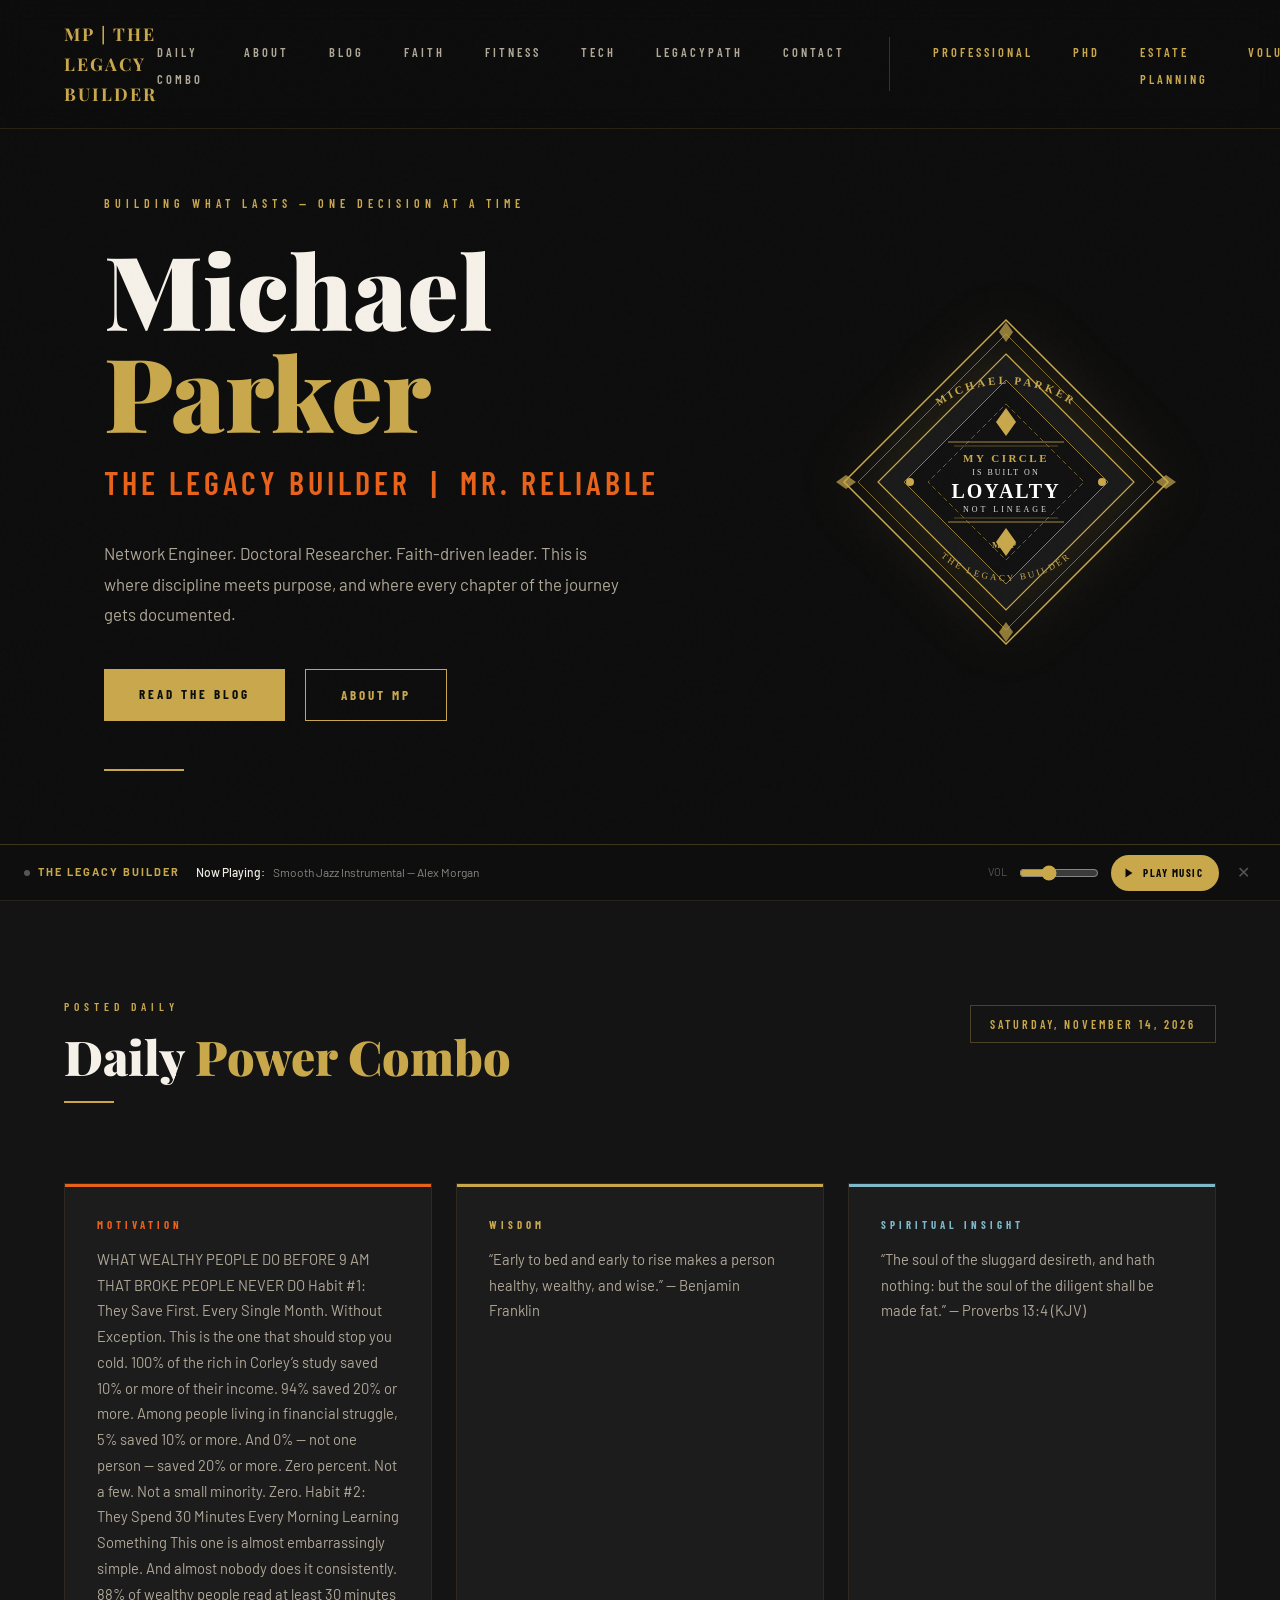
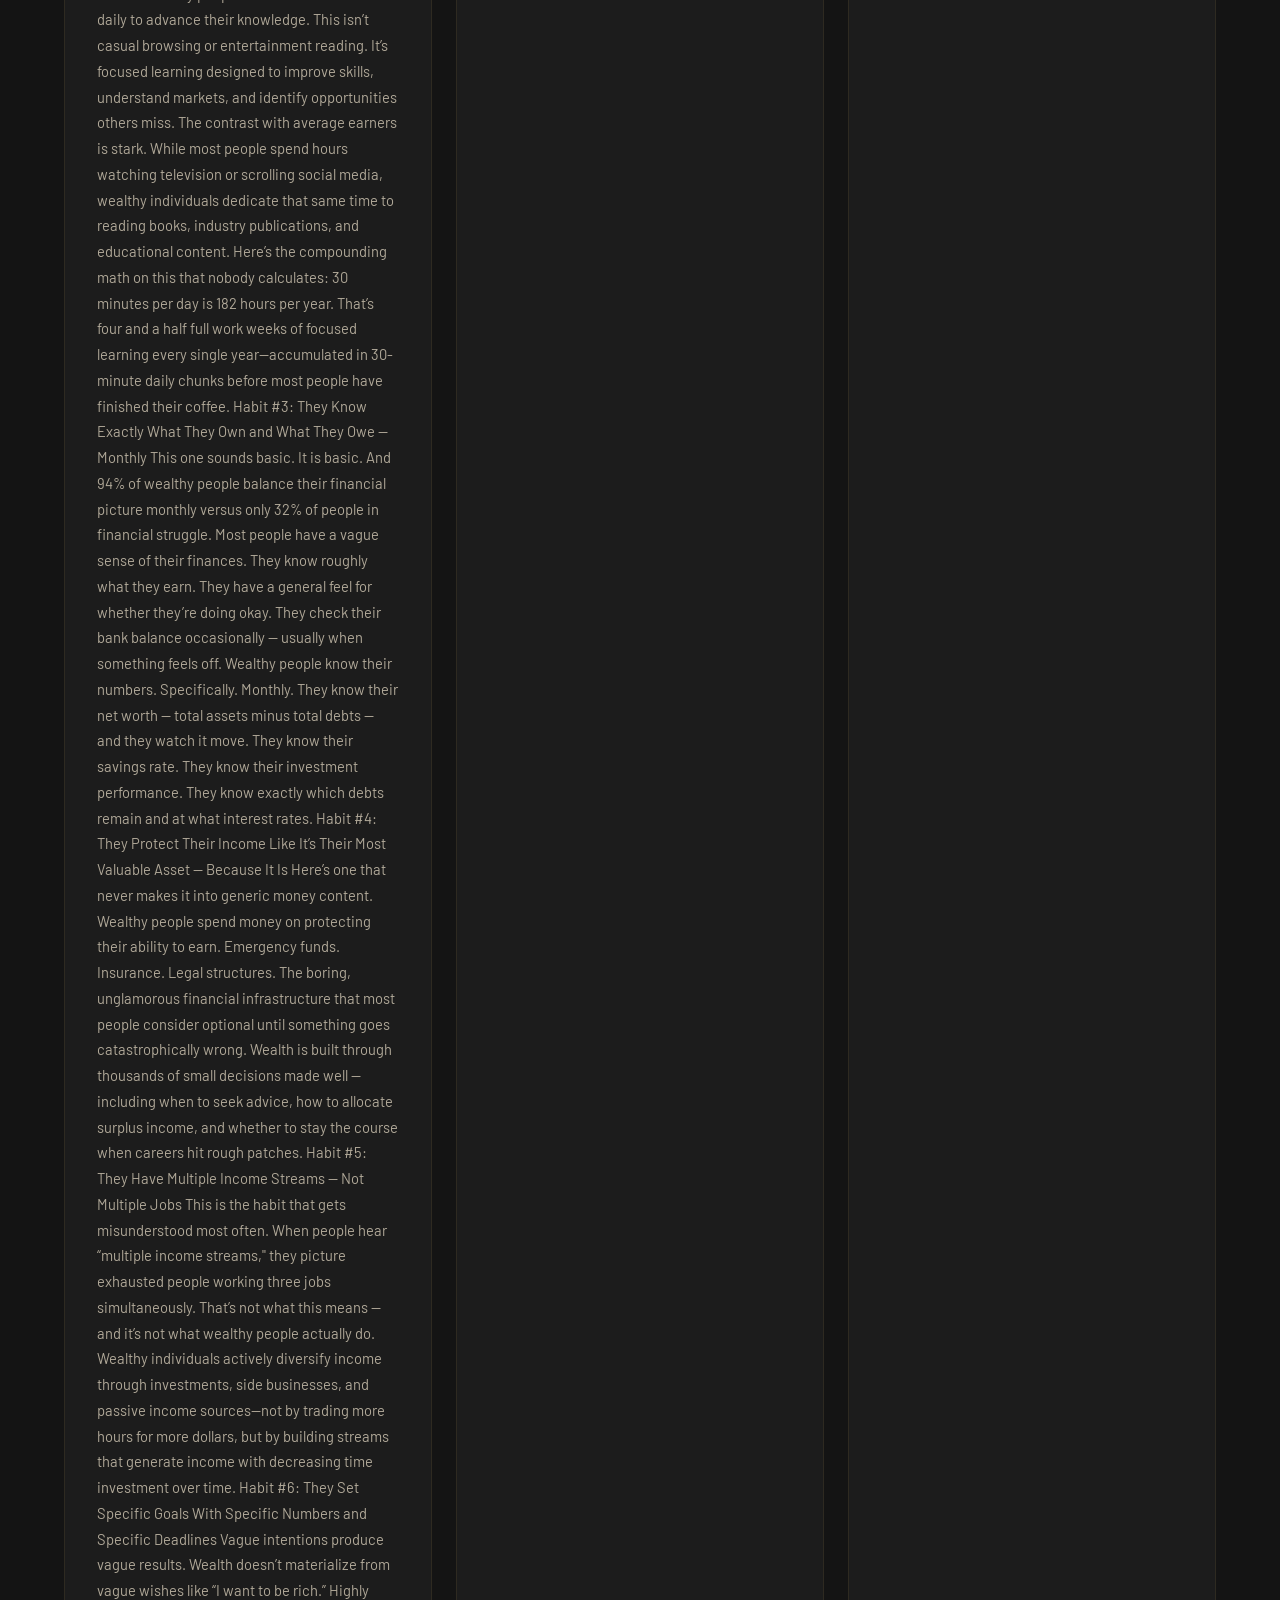
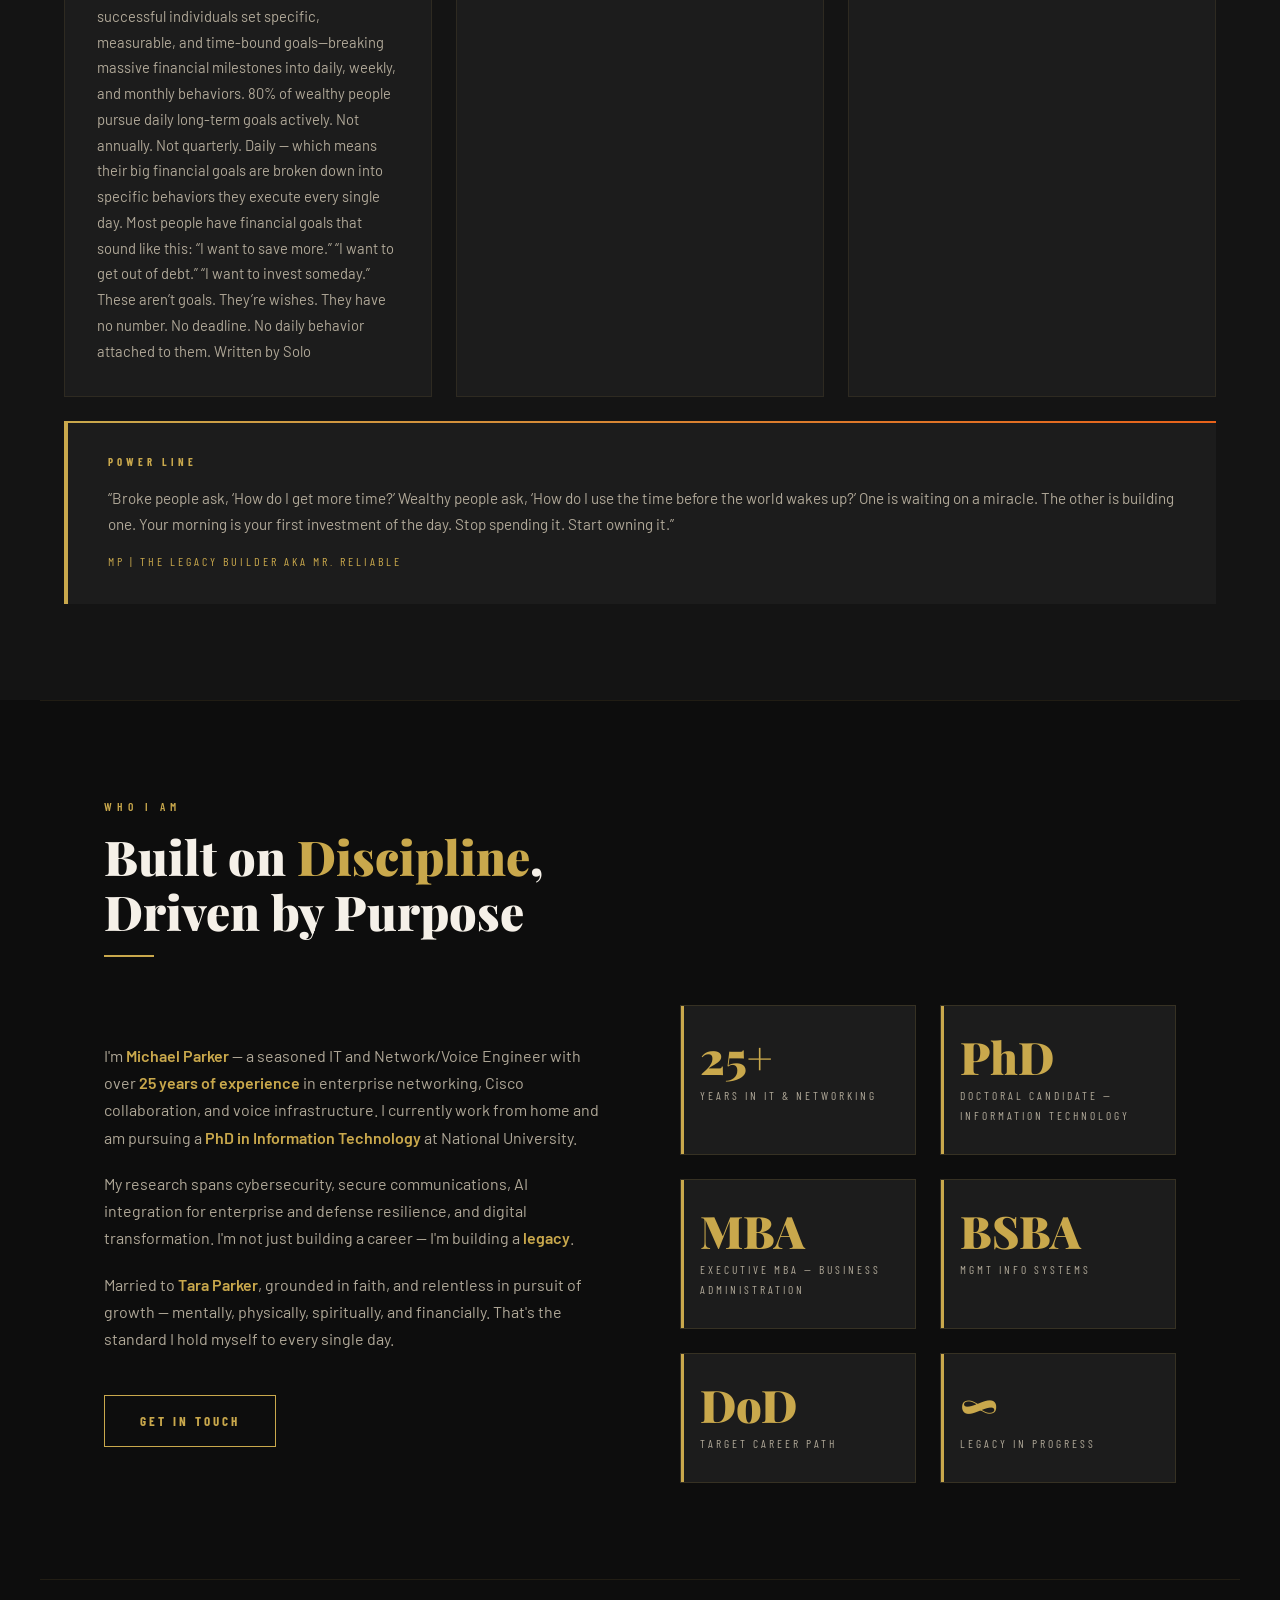
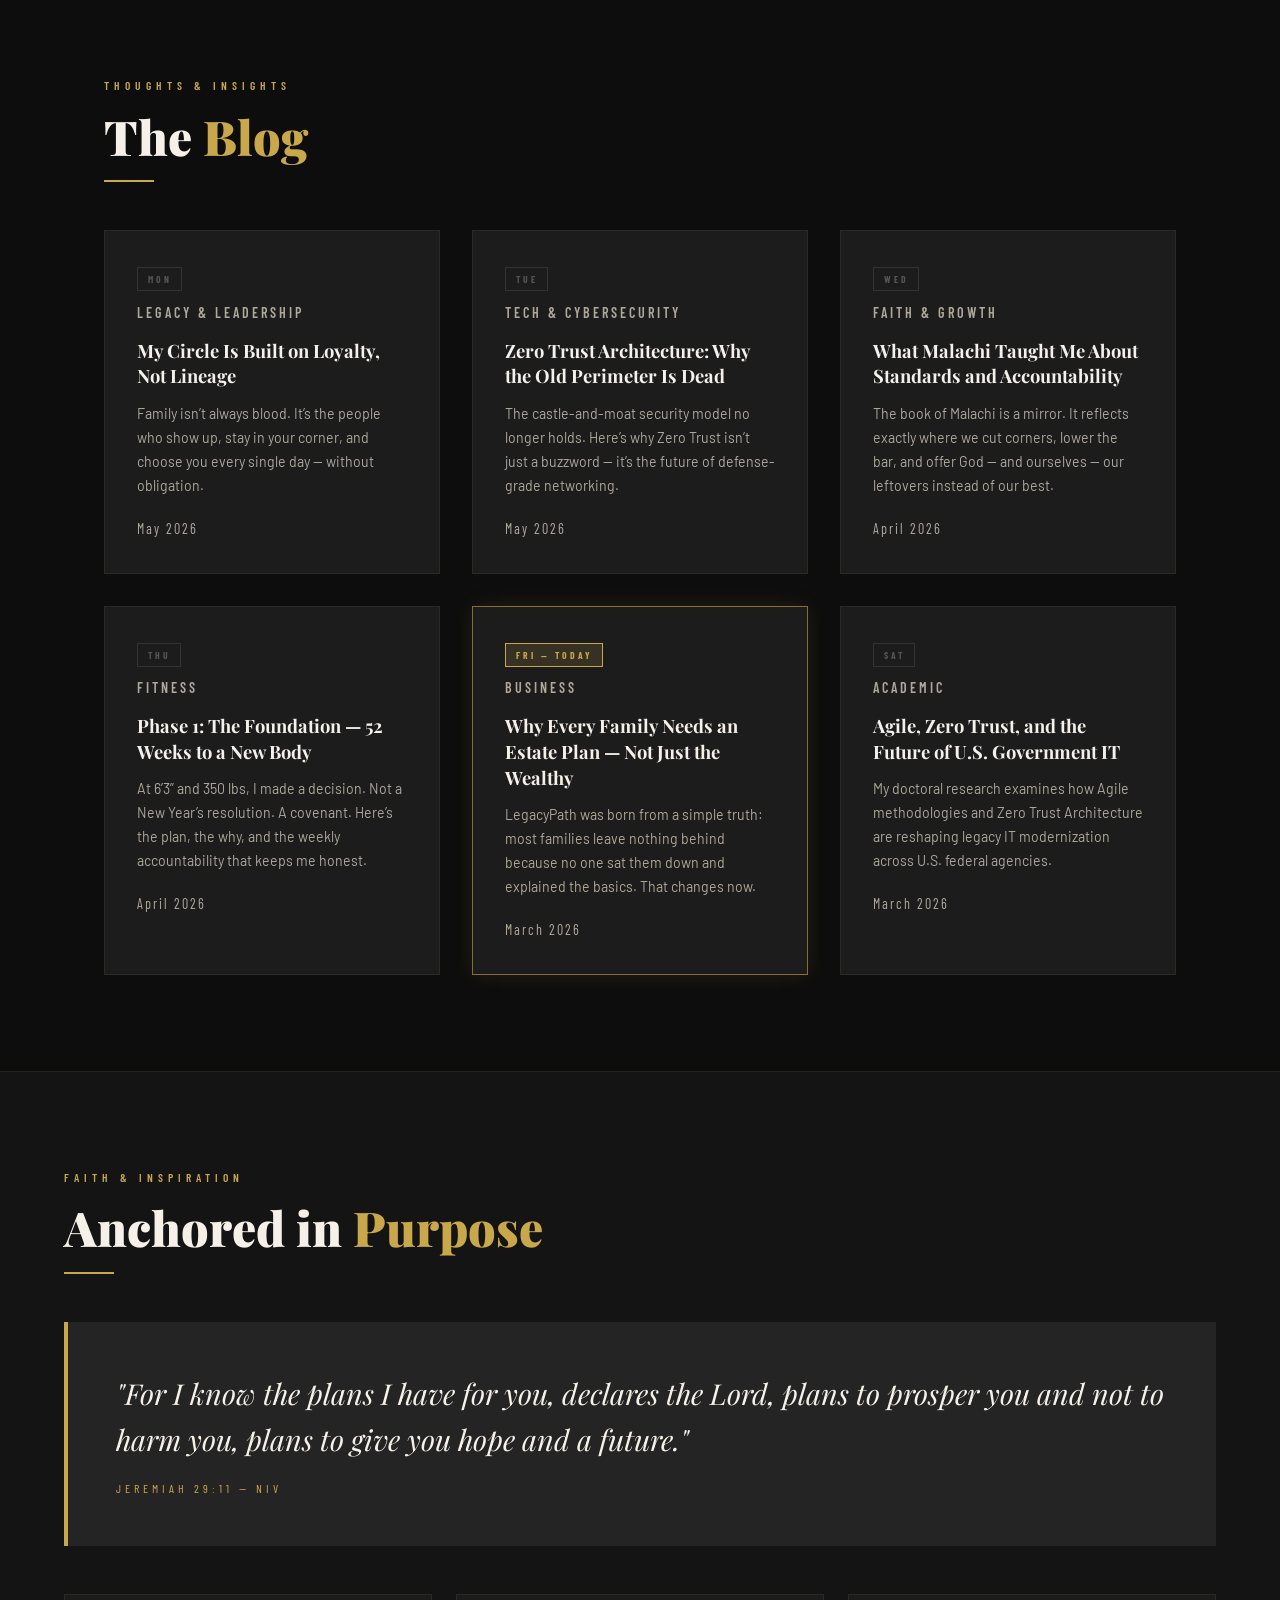
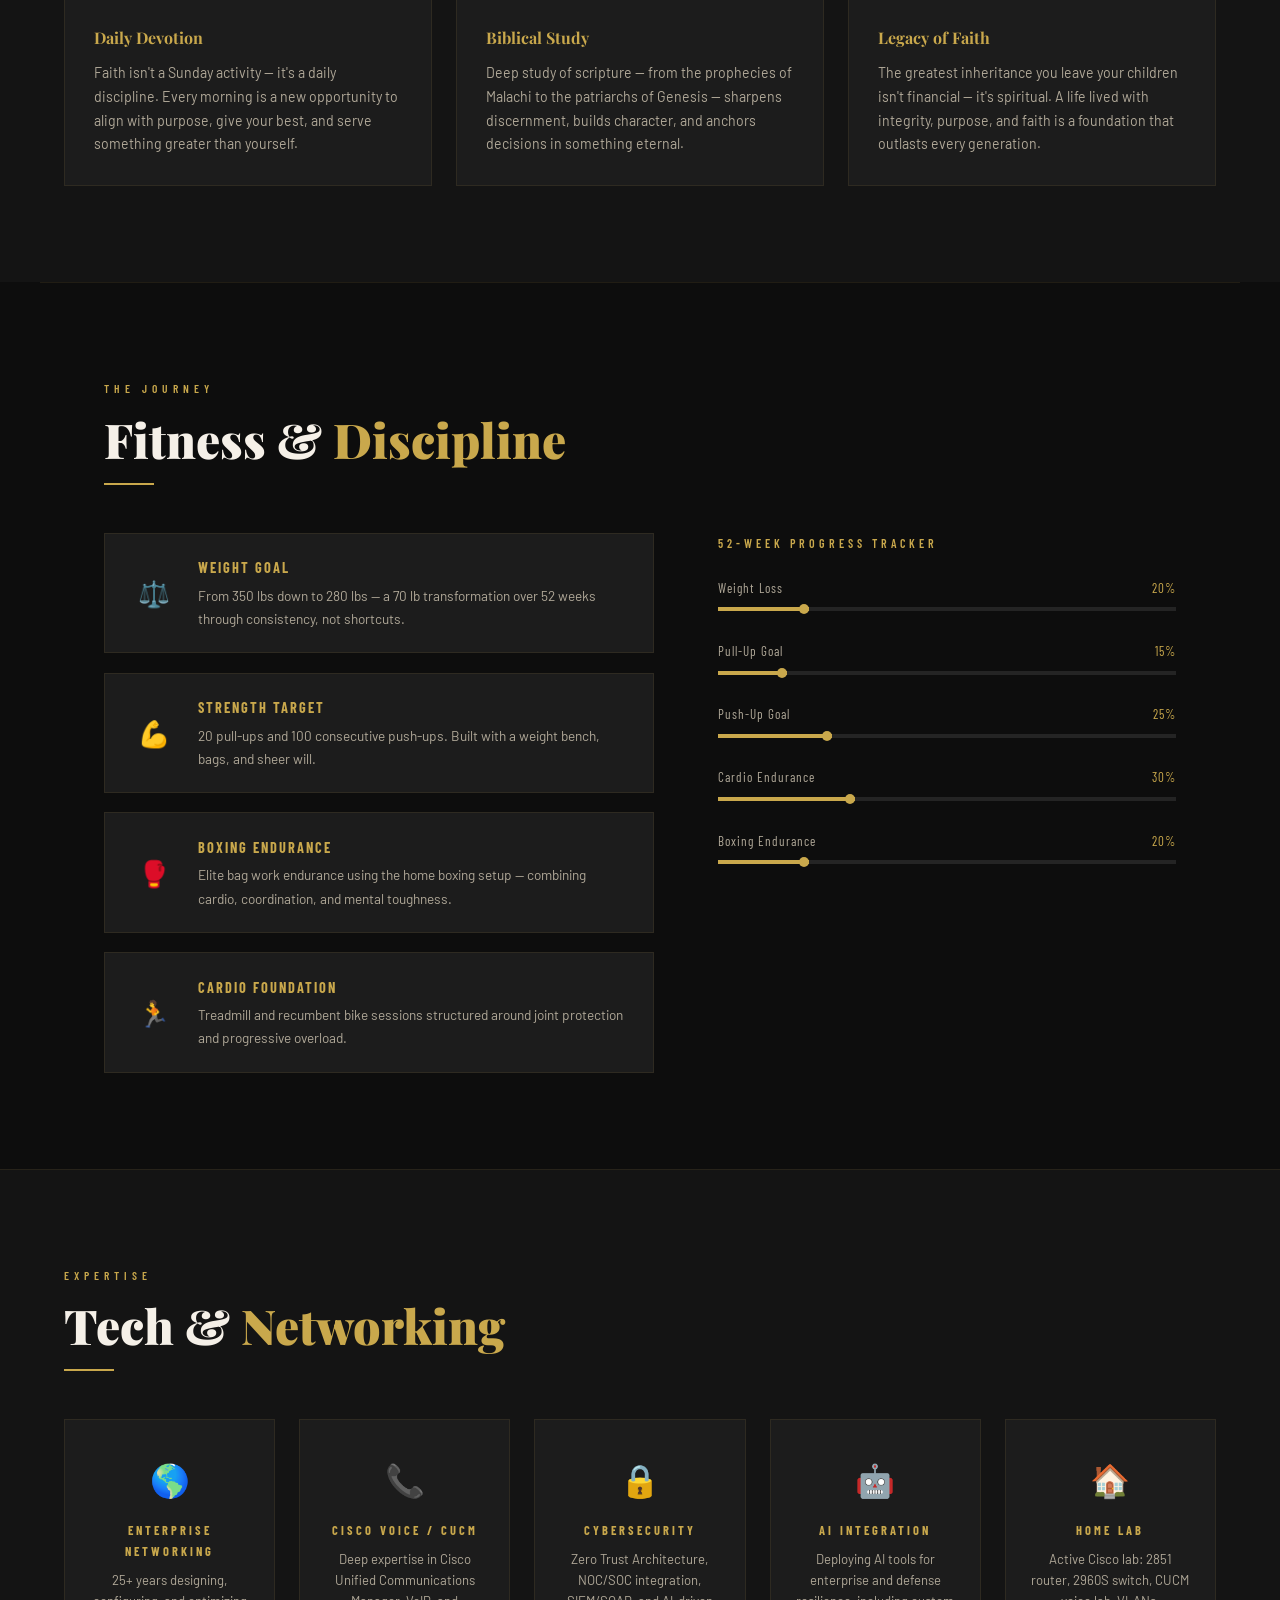
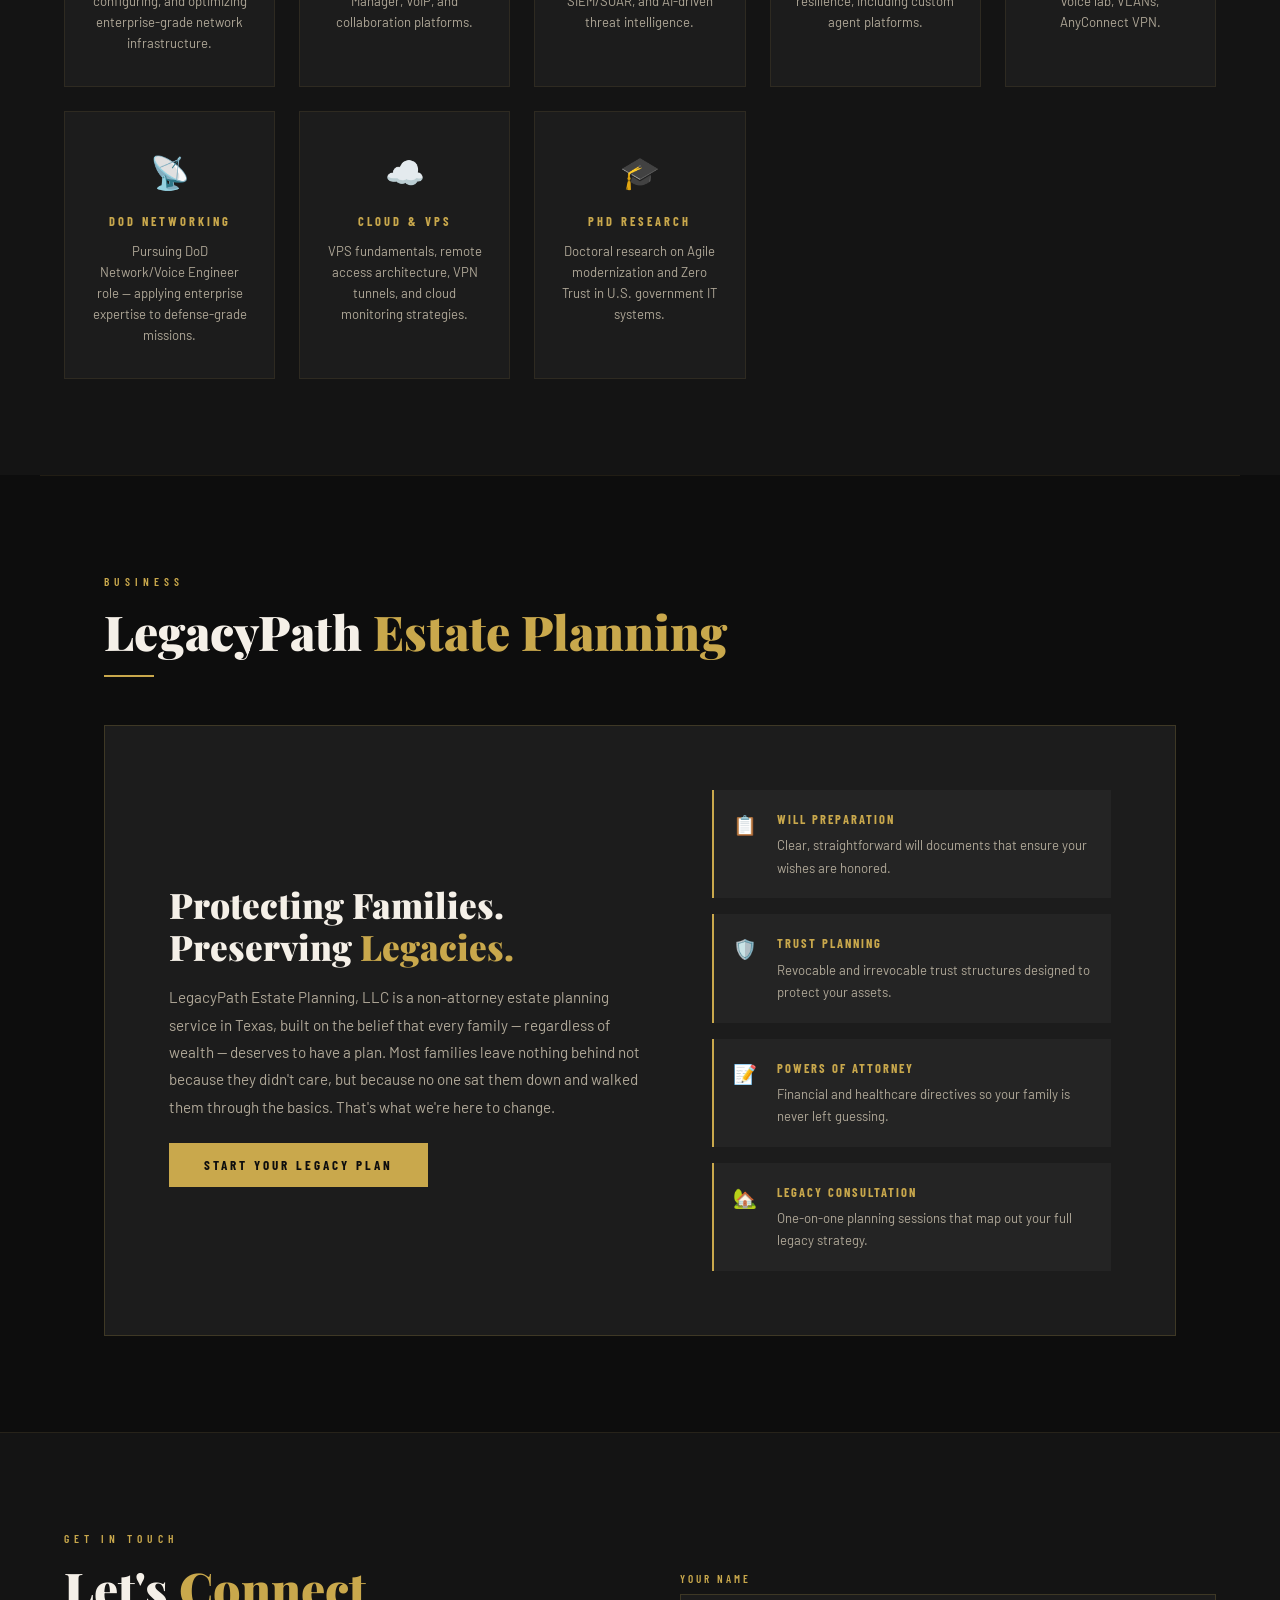
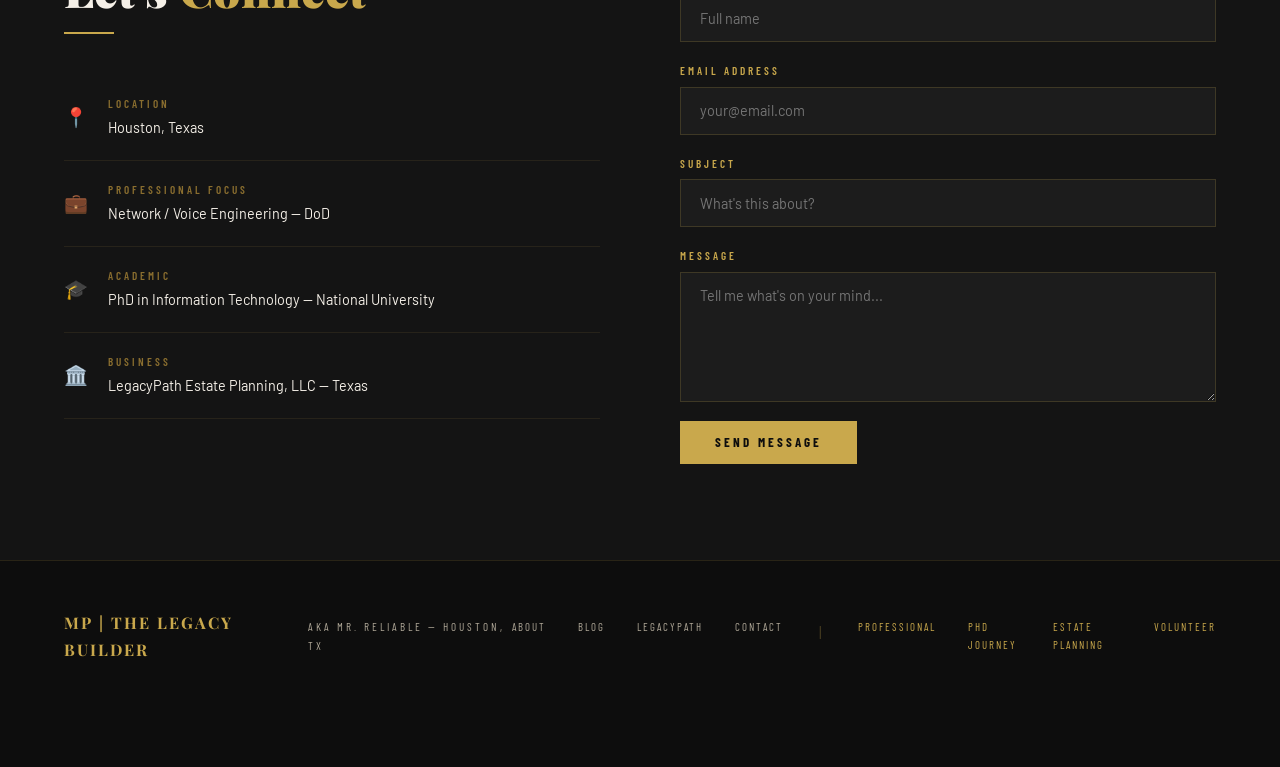
<file: index.html>
<!DOCTYPE html>
<html lang="en">
<head>
<meta charset="UTF-8">
<meta http-equiv="Content-Type" content="text/html; charset=UTF-8">
<meta name="viewport" content="width=device-width, initial-scale=1.0">
<title>Michael Parker | The Legacy Builder</title>
<link href="https://fonts.googleapis.com/css2?family=Playfair+Display:ital,wght@0,400;0,700;0,900;1,400&family=Barlow:wght@300;400;500;600&family=Barlow+Condensed:wght@600;700&display=swap" rel="stylesheet">
<style>
  :root {
    --gold: #C9A84C;
    --gold-light: #e0c070;
    --gold-dim: #8a6e2f;
    --black: #0d0d0d;
    --dark: #141414;
    --dark2: #1c1c1c;
    --dark3: #242424;
    --white: #f5f0e8;
    --white-dim: #b0a898;
    --orange: #E8621A;
    --orange-dark: #b34500;
  }

  * { margin: 0; padding: 0; box-sizing: border-box; }

  html { scroll-behavior: smooth; }

  body {
    background: var(--black);
    color: var(--white);
    font-family: 'Barlow', sans-serif;
    font-weight: 400;
    line-height: 1.7;
    overflow-x: hidden;
  }

  /* ---- NOISE TEXTURE OVERLAY ---- */
  body::before {
    content: '';
    position: fixed;
    inset: 0;
    background-image: url("data:image/svg+xml,%3Csvg viewBox='0 0 256 256' xmlns='http://www.w3.org/2000/svg'%3E%3Cfilter id='noise'%3E%3CfeTurbulence type='fractalNoise' baseFrequency='0.9' numOctaves='4' stitchTiles='stitch'/%3E%3C/filter%3E%3Crect width='100%25' height='100%25' filter='url(%23noise)' opacity='0.04'/%3E%3C/svg%3E");
    pointer-events: none;
    z-index: 1000;
    opacity: 0.4;
  }

  /* ---- NAV ---- */
  nav {
    position: fixed;
    top: 0; left: 0; right: 0;
    z-index: 900;
    display: flex;
    align-items: center;
    justify-content: space-between;
    padding: 1.2rem 4rem;
    background: rgba(13,13,13,0.92);
    backdrop-filter: blur(12px);
    border-bottom: 1px solid rgba(201,168,76,0.15);
  }

  .nav-logo {
    font-family: 'Playfair Display', serif;
    font-size: 1.1rem;
    font-weight: 700;
    color: var(--gold);
    letter-spacing: 2px;
    text-decoration: none;
  }

  .nav-links {
    display: flex;
    gap: 2.5rem;
    list-style: none;
  }

  .nav-links a {
    font-family: 'Barlow Condensed', sans-serif;
    font-size: 0.78rem;
    font-weight: 600;
    letter-spacing: 3px;
    text-transform: uppercase;
    color: var(--white-dim);
    text-decoration: none;
    transition: color 0.2s;
  }

  .nav-links a:hover { color: var(--gold); }

  /* ---- HERO ---- */
  #hero {
    min-height: 100vh;
    display: flex;
    flex-direction: column;
    justify-content: center;
    padding: 8rem 4rem 4rem;
    position: relative;
    overflow: hidden;
  }

  .hero-bg-diamond {
    position: absolute;
    right: -120px;
    top: 50%;
    transform: translateY(-50%) rotate(0deg);
    width: 700px;
    height: 700px;
    opacity: 0.04;
  }

  .hero-eyebrow {
    font-family: 'Barlow Condensed', sans-serif;
    font-size: 0.75rem;
    font-weight: 600;
    letter-spacing: 5px;
    text-transform: uppercase;
    color: var(--gold);
    margin-bottom: 1.5rem;
    animation: fadeUp 0.8s ease forwards;
    opacity: 0;
    animation-delay: 0.2s;
  }

  .hero-name {
    font-family: 'Playfair Display', serif;
    font-size: clamp(3.5rem, 8vw, 7rem);
    font-weight: 900;
    line-height: 1.0;
    color: var(--white);
    animation: fadeUp 0.8s ease forwards;
    opacity: 0;
    animation-delay: 0.4s;
  }

  .hero-name span { color: var(--gold); }

  .hero-title {
    font-family: 'Barlow Condensed', sans-serif;
    font-size: clamp(1.2rem, 3vw, 2rem);
    font-weight: 600;
    letter-spacing: 4px;
    text-transform: uppercase;
    color: var(--orange);
    margin-top: 0.8rem;
    animation: fadeUp 0.8s ease forwards;
    opacity: 0;
    animation-delay: 0.6s;
  }

  .hero-tagline {
    max-width: 520px;
    font-size: 1.05rem;
    color: var(--white-dim);
    margin-top: 1.8rem;
    line-height: 1.8;
    animation: fadeUp 0.8s ease forwards;
    opacity: 0;
    animation-delay: 0.8s;
  }

  .hero-cta-row {
    display: flex;
    gap: 1.2rem;
    margin-top: 2.5rem;
    animation: fadeUp 0.8s ease forwards;
    opacity: 0;
    animation-delay: 1s;
  }

  .btn-primary {
    padding: 0.85rem 2.2rem;
    background: var(--gold);
    color: var(--black);
    font-family: 'Barlow Condensed', sans-serif;
    font-weight: 700;
    font-size: 0.82rem;
    letter-spacing: 3px;
    text-transform: uppercase;
    text-decoration: none;
    border: none;
    cursor: pointer;
    transition: background 0.2s, transform 0.2s;
  }

  .btn-primary:hover { background: var(--gold-light); transform: translateY(-2px); }

  .btn-outline {
    padding: 0.85rem 2.2rem;
    background: transparent;
    color: var(--gold);
    font-family: 'Barlow Condensed', sans-serif;
    font-weight: 700;
    font-size: 0.82rem;
    letter-spacing: 3px;
    text-transform: uppercase;
    text-decoration: none;
    border: 1px solid var(--gold);
    cursor: pointer;
    transition: background 0.2s, color 0.2s, transform 0.2s;
  }

  .btn-outline:hover { background: var(--gold); color: var(--black); transform: translateY(-2px); }

  .hero-rule {
    width: 80px;
    height: 2px;
    background: var(--gold);
    margin-top: 3rem;
    animation: fadeUp 0.8s ease forwards;
    opacity: 0;
    animation-delay: 1.1s;
  }

  /* ---- SECTION SHARED ---- */
  section {
    padding: 6rem 4rem;
    max-width: 1200px;
    margin: 0 auto;
  }

  .section-full {
    max-width: 100%;
    padding: 6rem 4rem;
  }

  .section-eyebrow {
    font-family: 'Barlow Condensed', sans-serif;
    font-size: 0.72rem;
    font-weight: 600;
    letter-spacing: 5px;
    text-transform: uppercase;
    color: var(--gold);
    margin-bottom: 0.8rem;
  }

  .section-title {
    font-family: 'Playfair Display', serif;
    font-size: clamp(2rem, 4vw, 3rem);
    font-weight: 900;
    color: var(--white);
    line-height: 1.15;
    margin-bottom: 1rem;
  }

  .section-title span { color: var(--gold); }

  .section-rule {
    width: 50px;
    height: 2px;
    background: var(--gold);
    margin-bottom: 2.5rem;
  }

  /* ---- ABOUT ---- */
  #about { border-top: 1px solid rgba(201,168,76,0.1); }

  .about-grid {
    display: grid;
    grid-template-columns: 1fr 1fr;
    gap: 5rem;
    align-items: center;
    margin-top: 3rem;
  }

  .about-text p {
    color: var(--white-dim);
    margin-bottom: 1.2rem;
    font-size: 1rem;
  }

  .about-text p strong { color: var(--gold); font-weight: 600; }

  /* ---- 2x2 grid + centered 5th card ---- */
  .about-stats {
    display: grid;
    grid-template-columns: 1fr 1fr;
    gap: 1.5rem;
  }

  .stat-card-center {
    grid-column: 1 / -1;
    display: flex;
    justify-content: center;
    gap: 1.5rem;
  }

  .stat-card-center .stat-card {
    width: calc(50% - 0.75rem);
  }

  .stat-card {
    background: var(--dark2);
    border: 1px solid rgba(201,168,76,0.15);
    padding: 1.8rem 1.2rem;
    position: relative;
    overflow: hidden;
  }

  .stat-card::before {
    content: '';
    position: absolute;
    top: 0; left: 0;
    width: 3px;
    height: 100%;
    background: var(--gold);
  }

  .stat-number {
    font-family: 'Playfair Display', serif;
    font-size: 2.8rem;
    font-weight: 900;
    color: var(--gold);
    line-height: 1;
  }

  .stat-label {
    font-family: 'Barlow Condensed', sans-serif;
    font-size: 0.72rem;
    letter-spacing: 3px;
    text-transform: uppercase;
    color: var(--white-dim);
    margin-top: 0.4rem;
  }

  /* ---- DIVIDER ---- */
  .section-divider {
    width: 100%;
    height: 1px;
    background: linear-gradient(90deg, transparent, rgba(201,168,76,0.3), transparent);
    max-width: 1200px;
    margin: 0 auto;
  }

  /* ---- BLOG ---- */
  #blog { border-top: 1px solid rgba(201,168,76,0.1); }

  .blog-grid {
    display: grid;
    grid-template-columns: repeat(3, 1fr);
    gap: 2rem;
    margin-top: 3rem;
  }

  .blog-card {
    background: var(--dark2);
    border: 1px solid rgba(201,168,76,0.1);
    padding: 2rem;
    cursor: pointer;
    transition: border-color 0.2s, transform 0.2s;
    position: relative;
    overflow: hidden;
  }

  .blog-card::after {
    content: '';
    position: absolute;
    bottom: 0; left: 0;
    width: 0; height: 2px;
    background: var(--gold);
    transition: width 0.3s ease;
  }

  .blog-card:hover { border-color: rgba(201,168,76,0.4); transform: translateY(-4px); }
  .blog-card:hover::after { width: 100%; }

  .blog-tag {
    font-family: 'Barlow Condensed', sans-serif;
    font-size: 0.65rem;
    font-weight: 600;
    letter-spacing: 3px;
    text-transform: uppercase;
    color: var(--orange);
    margin-bottom: 0.8rem;
  }

  .blog-card h3 {
    font-family: 'Playfair Display', serif;
    font-size: 1.15rem;
    font-weight: 700;
    color: var(--white);
    line-height: 1.4;
    margin-bottom: 0.8rem;
  }

  .blog-card p {
    font-size: 0.88rem;
    color: var(--white-dim);
    line-height: 1.7;
  }

  .blog-date {
    font-size: 0.72rem;
    color: var(--gold-dim);
    margin-top: 1.2rem;
    font-family: 'Barlow Condensed', sans-serif;
    letter-spacing: 2px;
  }


  .blog-card-link {
    text-decoration: none;
    color: inherit;
    display: block;
  }

  .blog-card-link:hover .blog-card {
    border-color: rgba(201,168,76,0.4);
    transform: translateY(-4px);
  }

  .blog-card-link:hover .blog-card::after {
    width: 100%;
  }

  /* ---- FAITH ---- */
  #faith {
    border-top: 1px solid rgba(201,168,76,0.1);
    background: var(--dark);
    max-width: 100%;
    padding: 6rem 4rem;
  }

  .faith-inner {
    max-width: 1200px;
    margin: 0 auto;
  }

  .verse-feature {
    background: var(--dark3);
    border-left: 4px solid var(--gold);
    padding: 3rem;
    margin: 3rem 0;
    position: relative;
  }

  .verse-text {
    font-family: 'Playfair Display', serif;
    font-size: clamp(1.3rem, 2.5vw, 1.8rem);
    font-style: italic;
    color: var(--white);
    line-height: 1.6;
    margin-bottom: 1rem;
  }

  .verse-ref {
    font-family: 'Barlow Condensed', sans-serif;
    font-size: 0.75rem;
    letter-spacing: 4px;
    color: var(--gold);
    text-transform: uppercase;
  }

  .faith-grid {
    display: grid;
    grid-template-columns: repeat(3, 1fr);
    gap: 1.5rem;
    margin-top: 2rem;
  }

  .faith-card {
    background: var(--dark2);
    border: 1px solid rgba(201,168,76,0.1);
    padding: 1.8rem;
    transition: border-color 0.2s;
  }

  .faith-card:hover { border-color: rgba(201,168,76,0.35); }

  .faith-card h4 {
    font-family: 'Playfair Display', serif;
    font-size: 1rem;
    font-weight: 700;
    color: var(--gold);
    margin-bottom: 0.6rem;
  }

  .faith-card p { font-size: 0.88rem; color: var(--white-dim); line-height: 1.7; }

  /* ---- FITNESS ---- */
  #fitness { border-top: 1px solid rgba(201,168,76,0.1); }

  .fitness-layout {
    display: grid;
    grid-template-columns: 1.2fr 1fr;
    gap: 4rem;
    margin-top: 3rem;
    align-items: start;
  }

  .fitness-goals { display: flex; flex-direction: column; gap: 1.2rem; }

  .goal-item {
    display: flex;
    align-items: center;
    gap: 1.5rem;
    background: var(--dark2);
    border: 1px solid rgba(201,168,76,0.1);
    padding: 1.4rem 1.8rem;
    transition: border-color 0.2s;
  }

  .goal-item:hover { border-color: rgba(201,168,76,0.3); }

  .goal-icon {
    font-size: 1.6rem;
    min-width: 40px;
    text-align: center;
  }

  .goal-text h4 {
    font-family: 'Barlow Condensed', sans-serif;
    font-size: 0.9rem;
    font-weight: 700;
    letter-spacing: 2px;
    text-transform: uppercase;
    color: var(--gold);
    margin-bottom: 0.2rem;
  }

  .goal-text p { font-size: 0.85rem; color: var(--white-dim); }

  .progress-section h3 {
    font-family: 'Barlow Condensed', sans-serif;
    font-size: 0.75rem;
    font-weight: 600;
    letter-spacing: 4px;
    text-transform: uppercase;
    color: var(--gold);
    margin-bottom: 1.5rem;
  }

  .progress-item { margin-bottom: 1.8rem; }

  .progress-label {
    display: flex;
    justify-content: space-between;
    font-size: 0.82rem;
    color: var(--white-dim);
    margin-bottom: 0.5rem;
    font-family: 'Barlow Condensed', sans-serif;
    letter-spacing: 1px;
  }

  .progress-label span:last-child { color: var(--gold); }

  .progress-bar {
    width: 100%;
    height: 4px;
    background: var(--dark3);
    position: relative;
  }

  .progress-fill {
    height: 100%;
    background: var(--gold);
    position: relative;
  }

  .progress-fill::after {
    content: '';
    position: absolute;
    right: 0; top: -3px;
    width: 10px; height: 10px;
    background: var(--gold);
    border-radius: 50%;
  }

  /* ---- TECH ---- */
  #tech {
    border-top: 1px solid rgba(201,168,76,0.1);
    background: var(--dark);
    max-width: 100%;
    padding: 6rem 4rem;
  }

  .tech-inner { max-width: 1200px; margin: 0 auto; }

  .tech-grid {
    display: grid;
    grid-template-columns: repeat(5, 1fr);
    gap: 1.5rem;
    margin-top: 3rem;
  }

  .tech-card {
    background: var(--dark2);
    border: 1px solid rgba(201,168,76,0.1);
    padding: 2rem 1.5rem;
    text-align: center;
    transition: border-color 0.2s, transform 0.2s;
    cursor: default;
  }

  .tech-card:hover { border-color: rgba(201,168,76,0.4); transform: translateY(-3px); }

  .tech-icon { font-size: 2rem; margin-bottom: 0.8rem; }

  .tech-card h4 {
    font-family: 'Barlow Condensed', sans-serif;
    font-size: 0.78rem;
    font-weight: 700;
    letter-spacing: 3px;
    text-transform: uppercase;
    color: var(--gold);
    margin-bottom: 0.5rem;
  }

  .tech-card p { font-size: 0.82rem; color: var(--white-dim); line-height: 1.6; }

  /* ---- LEGACYPATH ---- */
  #legacypath { border-top: 1px solid rgba(201,168,76,0.1); }

  .lp-hero {
    background: var(--dark2);
    border: 1px solid rgba(201,168,76,0.2);
    padding: 4rem;
    margin-top: 3rem;
    display: grid;
    grid-template-columns: 1.2fr 1fr;
    gap: 4rem;
    align-items: center;
    position: relative;
    overflow: hidden;
  }

  .lp-hero::before {
    content: '';
    position: absolute;
    top: -2px; left: 0;
    width: 100%; height: 2px;
    background: linear-gradient(90deg, var(--gold), var(--orange), var(--gold));
  }

  .lp-title {
    font-family: 'Playfair Display', serif;
    font-size: 2.2rem;
    font-weight: 900;
    color: var(--white);
    line-height: 1.2;
    margin-bottom: 1rem;
  }

  .lp-title span { color: var(--gold); }

  .lp-desc { font-size: 0.95rem; color: var(--white-dim); line-height: 1.8; margin-bottom: 1.8rem; }

  .lp-services { display: flex; flex-direction: column; gap: 1rem; }

  .lp-service {
    display: flex;
    align-items: flex-start;
    gap: 1rem;
    padding: 1.2rem;
    background: var(--dark3);
    border-left: 2px solid var(--gold);
  }

  .lp-service-icon { font-size: 1.2rem; min-width: 28px; }

  .lp-service h4 {
    font-family: 'Barlow Condensed', sans-serif;
    font-size: 0.78rem;
    font-weight: 700;
    letter-spacing: 2px;
    text-transform: uppercase;
    color: var(--gold);
    margin-bottom: 0.25rem;
  }

  .lp-service p { font-size: 0.82rem; color: var(--white-dim); }

  /* ---- CONTACT ---- */
  #contact {
    border-top: 1px solid rgba(201,168,76,0.1);
    background: var(--dark);
    max-width: 100%;
    padding: 6rem 4rem;
  }

  .contact-inner {
    max-width: 1200px;
    margin: 0 auto;
    display: grid;
    grid-template-columns: 1fr 1fr;
    gap: 5rem;
    align-items: start;
  }

  .contact-form { display: flex; flex-direction: column; gap: 1.2rem; margin-top: 2.5rem; }

  .form-group { display: flex; flex-direction: column; gap: 0.4rem; }

  .form-group label {
    font-family: 'Barlow Condensed', sans-serif;
    font-size: 0.7rem;
    font-weight: 600;
    letter-spacing: 3px;
    text-transform: uppercase;
    color: var(--gold);
  }

  .form-group input,
  .form-group textarea {
    background: var(--dark2);
    border: 1px solid rgba(201,168,76,0.2);
    color: var(--white);
    padding: 0.9rem 1.2rem;
    font-family: 'Barlow', sans-serif;
    font-size: 0.9rem;
    outline: none;
    transition: border-color 0.2s;
    resize: vertical;
  }

  .form-group input:focus,
  .form-group textarea:focus { border-color: var(--gold); }

  .form-group textarea { min-height: 130px; }

  .contact-info { margin-top: 2.5rem; }

  .contact-item {
    display: flex;
    align-items: center;
    gap: 1rem;
    padding: 1.2rem 0;
    border-bottom: 1px solid rgba(201,168,76,0.1);
  }

  .contact-item-icon { font-size: 1.2rem; color: var(--gold); min-width: 28px; }

  .contact-item-text h4 {
    font-family: 'Barlow Condensed', sans-serif;
    font-size: 0.7rem;
    font-weight: 600;
    letter-spacing: 3px;
    text-transform: uppercase;
    color: var(--gold-dim);
    margin-bottom: 0.2rem;
  }

  .contact-item-text p { font-size: 0.9rem; color: var(--white); }

  /* ---- FOOTER ---- */
  footer {
    background: var(--black);
    border-top: 1px solid rgba(201,168,76,0.15);
    padding: 3rem 4rem;
    display: flex;
    justify-content: space-between;
    align-items: center;
  }

  .footer-brand {
    font-family: 'Playfair Display', serif;
    font-size: 1rem;
    font-weight: 700;
    color: var(--gold);
    letter-spacing: 2px;
  }

  .footer-sig {
    font-family: 'Barlow Condensed', sans-serif;
    font-size: 0.7rem;
    letter-spacing: 3px;
    text-transform: uppercase;
    color: var(--white-dim);
  }

  .footer-links { display: flex; gap: 2rem; }

  .footer-links a {
    font-family: 'Barlow Condensed', sans-serif;
    font-size: 0.68rem;
    letter-spacing: 2px;
    text-transform: uppercase;
    color: var(--white-dim);
    text-decoration: none;
    transition: color 0.2s;
  }

  .footer-links a:hover { color: var(--gold); }

  /* ---- ANIMATIONS ---- */
  @keyframes fadeUp {
    from { opacity: 0; transform: translateY(24px); }
    to { opacity: 1; transform: translateY(0); }
  }

  .reveal {
    opacity: 0;
    transform: translateY(28px);
    transition: opacity 0.7s ease, transform 0.7s ease;
  }

  .reveal.visible { opacity: 1; transform: translateY(0); }

  /* ---- HERO EMBLEM ---- */
  .hero-layout {
    display: grid;
    grid-template-columns: 1fr auto;
    gap: 4rem;
    align-items: center;
  }

  .hero-emblem-wrap {
    animation: fadeUp 1s ease forwards;
    opacity: 0;
    animation-delay: 0.5s;
    display: flex;
    justify-content: center;
    align-items: center;
  }

  .hero-emblem-wrap svg {
    width: 340px;
    height: 340px;
    filter: drop-shadow(0 0 32px rgba(201,168,76,0.18));
  }

  @keyframes rotateSlow {
    from { transform: rotate(0deg); }
    to { transform: rotate(360deg); }
  }

  .emblem-outer-ring {
    transform-origin: center;
    animation: rotateSlow 30s linear infinite;
  }

  /* ---- DAILY COMBO ---- */
  #daily-combo {
    border-top: 1px solid rgba(201,168,76,0.1);
    background: var(--dark);
    max-width: 100%;
    padding: 6rem 4rem;
  }

  .combo-inner { max-width: 1200px; margin: 0 auto; }

  .combo-header {
    display: flex;
    justify-content: space-between;
    align-items: flex-start;
    margin-bottom: 2.5rem;
  }

  .combo-date {
    font-family: 'Barlow Condensed', sans-serif;
    font-size: 0.75rem;
    font-weight: 600;
    letter-spacing: 3px;
    text-transform: uppercase;
    color: var(--gold);
    border: 1px solid rgba(201,168,76,0.3);
    padding: 0.5rem 1.2rem;
    white-space: nowrap;
    margin-top: 0.5rem;
  }

  .combo-grid {
    display: grid;
    grid-template-columns: repeat(3, 1fr);
    gap: 1.5rem;
    margin-bottom: 1.5rem;
  }

  .combo-card {
    background: var(--dark2);
    border: 1px solid rgba(201,168,76,0.1);
    padding: 2rem;
    position: relative;
    overflow: hidden;
  }

  .combo-card::before {
    content: '';
    position: absolute;
    top: 0; left: 0;
    width: 100%; height: 3px;
  }

  .combo-card.motivation::before { background: var(--orange); }
  .combo-card.wisdom::before { background: var(--gold); }
  .combo-card.spiritual::before { background: #7eb8c9; }

  .combo-card-label {
    font-family: 'Barlow Condensed', sans-serif;
    font-size: 0.68rem;
    font-weight: 700;
    letter-spacing: 4px;
    text-transform: uppercase;
    margin-bottom: 0.8rem;
  }

  .combo-card.motivation .combo-card-label { color: var(--orange); }
  .combo-card.wisdom .combo-card-label { color: var(--gold); }
  .combo-card.spiritual .combo-card-label { color: #7eb8c9; }

  .combo-card p:last-child {
    font-size: 0.92rem;
    color: var(--white-dim);
    line-height: 1.75;
  }

  .combo-powerline {
    background: var(--dark2);
    border-left: 4px solid var(--gold);
    padding: 2rem 2.5rem;
    position: relative;
  }

  .combo-powerline::before {
    content: '';
    position: absolute;
    top: 0; left: 0;
    width: 100%; height: 2px;
    background: linear-gradient(90deg, var(--gold), var(--orange));
  }

  .combo-powerline-label {
    font-family: 'Barlow Condensed', sans-serif;
    font-size: 0.68rem;
    font-weight: 700;
    letter-spacing: 4px;
    text-transform: uppercase;
    color: var(--gold);
    margin-bottom: 0.8rem;
  }

  .combo-powerline p {
    font-size: 0.95rem;
    color: var(--white-dim);
    line-height: 1.75;
    display: flex;
    flex-direction: column;
    gap: 0.8rem;
  }

  .combo-powerline span {
    font-family: 'Barlow Condensed', sans-serif;
    font-size: 0.75rem;
    letter-spacing: 3px;
    text-transform: uppercase;
    color: var(--gold);
  }

  @media (max-width: 768px) {
    .combo-grid { grid-template-columns: 1fr; }
    .combo-header { flex-direction: column; gap: 1rem; }
    #daily-combo { padding: 4rem 1.5rem; }
  }


  @media (max-width: 768px) {
    nav { padding: 1rem 1.5rem; }
    .nav-links { display: none; }
    section, .section-full, #faith, #tech, #contact, #fitness { padding: 4rem 1.5rem; }
    #hero { padding: 7rem 1.5rem 3rem; }
    .hero-layout { grid-template-columns: 1fr; gap: 2.5rem; }
    .hero-emblem-wrap svg { width: 220px; height: 220px; }
    .about-grid, .blog-grid, .faith-grid, .tech-grid,
    .fitness-layout, .lp-hero, .contact-inner { grid-template-columns: 1fr; gap: 2rem; }
    .about-stats { grid-template-columns: repeat(2, 1fr); }
    footer { flex-direction: column; gap: 1rem; text-align: center; }
    .footer-links { flex-wrap: wrap; justify-content: center; }
  }
</style>
<!-- Google tag (gtag.js) -->
<script async src="https://www.googletagmanager.com/gtag/js?id=G-Q36BF0CL53"></script>
<script>
  window.dataLayer = window.dataLayer || [];
  function gtag(){dataLayer.push(arguments);}
  gtag('js', new Date());
  gtag('config', 'G-Q36BF0CL53');
</script>
</head>
<body>

<!-- NAV -->
<nav>
  <a class="nav-logo" href="#hero">MP | THE LEGACY BUILDER</a>
  <ul class="nav-links">
    <li><a href="#daily-combo">Daily Combo</a></li>
    <li><a href="#about">About</a></li>
    <li><a href="#blog">Blog</a></li>
    <li><a href="#faith">Faith</a></li>
    <li><a href="#fitness">Fitness</a></li>
    <li><a href="#tech">Tech</a></li>
    <li><a href="#legacypath">LegacyPath</a></li>
    <li><a href="#contact">Contact</a></li>
    <li style="width:1px; background:rgba(201,168,76,0.25); margin:0 4px; align-self:stretch;"></li>
    <li><a href="professional.html" style="color:var(--gold);">Professional</a></li>
    <li><a href="phd.html" style="color:var(--gold);">PhD</a></li>
    <li><a href="legacypath.html" style="color:var(--gold);">Estate Planning</a></li>
    <li><a href="volunteer.html" style="color:var(--gold);">Volunteer</a></li>
  </ul>
</nav>

<!-- HERO -->
<section id="hero">
  <div class="hero-layout">
    <div class="hero-content">
      <p class="hero-eyebrow">Building What Lasts &mdash; One Decision at a Time</p>
      <h1 class="hero-name">Michael<br><span>Parker</span></h1>
      <p class="hero-title">The Legacy Builder &nbsp;|&nbsp; Mr. Reliable</p>
      <p class="hero-tagline">Network Engineer. Doctoral Researcher. Faith-driven leader. This is where discipline meets purpose, and where every chapter of the journey gets documented.</p>
      <div class="hero-cta-row">
        <a href="#blog" class="btn-primary">Read the Blog</a>
        <a href="#about" class="btn-outline">About MP</a>
      </div>
      <div class="hero-rule"></div>
    </div>

    <div class="hero-emblem-wrap">
      <svg viewBox="0 0 340 340" xmlns="http://www.w3.org/2000/svg">
        <defs>
          <path id="heroTopArc" d="M 58,170 A 113,113 0 0,1 282,170"/>
          <path id="heroBottomArc" d="M 70,182 A 101,101 0 0,0 270,182"/>
        </defs>

        <g class="emblem-outer-ring">
          <polygon points="170,8 332,170 170,332 8,170" fill="none" stroke="#C9A84C" stroke-width="1.5"/>
          <polygon points="170,22 318,170 170,318 22,170" fill="none" stroke="#C9A84C" stroke-width="0.6"/>
          <polygon points="170,10 177,20 170,30 163,20" fill="#C9A84C" opacity="0.7"/>
          <polygon points="330,163 340,170 330,177 320,170" fill="#C9A84C" opacity="0.7"/>
          <polygon points="170,310 177,320 170,330 163,320" fill="#C9A84C" opacity="0.7"/>
          <polygon points="10,163 20,170 10,177 0,170" fill="#C9A84C" opacity="0.7"/>
        </g>

        <polygon points="170,42 298,170 170,298 42,170" fill="#1a1a1a" stroke="#C9A84C" stroke-width="1.2"/>
        <polygon points="170,68 272,170 170,272 68,170" fill="#111111" stroke="#C9A84C" stroke-width="0.7"/>
        <polygon points="170,92 248,170 170,248 92,170" fill="none" stroke="#C9A84C" stroke-width="0.5" stroke-dasharray="5,3"/>

        <text font-family="Georgia, serif" font-size="11" font-weight="700" fill="#C9A84C" letter-spacing="3">
          <textPath href="#heroTopArc" startOffset="50%" text-anchor="middle">MICHAEL  PARKER</textPath>
        </text>

        <text font-family="Georgia, serif" font-size="9" font-weight="400" fill="#C9A84C" letter-spacing="2.5">
          <textPath href="#heroBottomArc" startOffset="50%" text-anchor="middle">THE  LEGACY  BUILDER</textPath>
        </text>

        <polygon points="170,96 180,110 170,124 160,110" fill="#C9A84C"/>
        <polygon points="170,216 180,230 170,244 160,230" fill="#C9A84C"/>
        <circle cx="74" cy="170" r="4" fill="#C9A84C"/>
        <circle cx="266" cy="170" r="4" fill="#C9A84C"/>
        <line x1="112" y1="130" x2="228" y2="130" stroke="#C9A84C" stroke-width="0.8"/>
        <line x1="118" y1="134" x2="222" y2="134" stroke="#C9A84C" stroke-width="0.4"/>
        <line x1="118" y1="206" x2="222" y2="206" stroke="#C9A84C" stroke-width="0.4"/>
        <line x1="112" y1="210" x2="228" y2="210" stroke="#C9A84C" stroke-width="0.8"/>
        <text x="170" y="150" text-anchor="middle" font-family="Georgia, serif" font-size="11" font-weight="700" fill="#C9A84C" letter-spacing="2.5">MY CIRCLE</text>
        <text x="170" y="163" text-anchor="middle" font-family="Georgia, serif" font-size="8" font-weight="400" fill="#e0e0e0" letter-spacing="2">IS BUILT ON</text>
        <text x="170" y="186" text-anchor="middle" font-family="Georgia, serif" font-size="20" font-weight="700" fill="#ffffff" letter-spacing="2">LOYALTY</text>
        <text x="170" y="200" text-anchor="middle" font-family="Georgia, serif" font-size="8" font-weight="400" fill="#e0e0e0" letter-spacing="3">NOT LINEAGE</text>
        <text x="170" y="236" text-anchor="middle" font-family="Georgia, serif" font-size="9" font-weight="700" fill="#C9A84C" letter-spacing="4">M  P</text>
      </svg>
    </div>
  </div>
</section>

<!-- DAILY POWER COMBO -->
<div id="daily-combo">
  <div class="combo-inner">

    <div class="combo-header">
      <div>
        <p class="section-eyebrow reveal">Posted Daily</p>
        <h2 class="section-title reveal">Daily <span>Power Combo</span></h2>
        <div class="section-rule reveal"></div>
      </div>
      <div class="combo-date reveal">Saturday, November 14, 2026</div>
    </div>

    <div class="combo-grid">
      <div class="combo-card motivation reveal">
        <p class="combo-card-label">Motivation</p>
        <p>WHAT WEALTHY PEOPLE DO BEFORE 9 AM THAT BROKE PEOPLE NEVER DO

Habit #1: They Save First. Every Single Month. Without Exception.
This is the one that should stop you cold.

100% of the rich in Corley’s study saved 10% or more of their income. 94% saved 20% or more. Among people living in financial struggle, 5% saved 10% or more. And 0% — not one person — saved 20% or more.

Zero percent. Not a few. Not a small minority. Zero.

Habit #2: They Spend 30 Minutes Every Morning Learning Something
This one is almost embarrassingly simple. And almost nobody does it consistently.

88% of wealthy people read at least 30 minutes daily to advance their knowledge. This isn’t casual browsing or entertainment reading. It’s focused learning designed to improve skills, understand markets, and identify opportunities others miss.

The contrast with average earners is stark. While most people spend hours watching television or scrolling social media, wealthy individuals dedicate that same time to reading books, industry publications, and educational content.

Here’s the compounding math on this that nobody calculates: 30 minutes per day is 182 hours per year. That’s four and a half full work weeks of focused learning every single year—accumulated in 30-minute daily chunks before most people have finished their coffee.

Habit #3: They Know Exactly What They Own and What They Owe — Monthly
This one sounds basic. It is basic. And 94% of wealthy people balance their financial picture monthly versus only 32% of people in financial struggle.

Most people have a vague sense of their finances. They know roughly what they earn. They have a general feel for whether they’re doing okay. They check their bank balance occasionally — usually when something feels off.
Wealthy people know their numbers. Specifically. Monthly. They know their net worth — total assets minus total debts — and they watch it move. They know their savings rate. They know their investment performance. They know exactly which debts remain and at what interest rates.

Habit #4: They Protect Their Income Like It’s Their Most Valuable Asset — Because It Is
Here’s one that never makes it into generic money content.

Wealthy people spend money on protecting their ability to earn. Emergency funds. Insurance. Legal structures. The boring, unglamorous financial infrastructure that most people consider optional until something goes catastrophically wrong.

Wealth is built through thousands of small decisions made well — including when to seek advice, how to allocate surplus income, and whether to stay the course when careers hit rough patches.

Habit #5: They Have Multiple Income Streams — Not Multiple Jobs
This is the habit that gets misunderstood most often.

When people hear “multiple income streams,&quot; they picture exhausted people working three jobs simultaneously. That’s not what this means — and it’s not what wealthy people actually do.

Wealthy individuals actively diversify income through investments, side businesses, and passive income sources—not by trading more hours for more dollars, but by building streams that generate income with decreasing time investment over time.

Habit #6: They Set Specific Goals With Specific Numbers and Specific Deadlines
Vague intentions produce vague results.

Wealth doesn’t materialize from vague wishes like “I want to be rich.” Highly successful individuals set specific, measurable, and time-bound goals—breaking massive financial milestones into daily, weekly, and monthly behaviors.

80% of wealthy people pursue daily long-term goals actively. Not annually. Not quarterly. Daily — which means their big financial goals are broken down into specific behaviors they execute every single day.

Most people have financial goals that sound like this: “I want to save more.” “I want to get out of debt.” “I want to invest someday.” These aren’t goals. They’re wishes. They have no number. No deadline. No daily behavior attached to them.

Written by Solo</p>
      </div>
      <div class="combo-card wisdom reveal">
        <p class="combo-card-label">Wisdom</p>
        <p>“Early to bed and early to rise makes a person healthy, wealthy, and wise.”
— Benjamin Franklin</p>
      </div>
      <div class="combo-card spiritual reveal">
        <p class="combo-card-label">Spiritual Insight</p>
        <p>“The soul of the sluggard desireth, and hath nothing: but the soul of the diligent shall be made fat.”
— Proverbs 13:4 (KJV)</p>
      </div>
    </div>

    <div class="combo-powerline reveal">
      <div class="combo-powerline-label">Power Line</div>
      <p>
        “Broke people ask, ‘How do I get more time?’
Wealthy people ask, ‘How do I use the time before the world wakes up?’
One is waiting on a miracle. The other is building one.
Your morning is your first investment of the day. Stop spending it. Start owning it.”
        <span>MP | The Legacy Builder AKA Mr. Reliable</span>
      </p>
    </div>

  </div>
</div>

<!-- ABOUT -->
<section id="about">
  <p class="section-eyebrow reveal">Who I Am</p>
  <h2 class="section-title reveal">Built on <span>Discipline</span>,<br>Driven by Purpose</h2>
  <div class="section-rule reveal"></div>

  <div class="about-grid">
    <div class="about-text reveal">
      <p>I'm <strong>Michael Parker</strong> &mdash; a seasoned IT and Network/Voice Engineer with over <strong>25 years of experience</strong> in enterprise networking, Cisco collaboration, and voice infrastructure. I currently work from home and am pursuing a <strong>PhD in Information Technology</strong> at National University.</p>
      <p>My research spans cybersecurity, secure communications, AI integration for enterprise and defense resilience, and digital transformation. I'm not just building a career &mdash; I'm building a <strong>legacy</strong>.</p>
      <p>Married to <strong>Tara Parker</strong>, grounded in faith, and relentless in pursuit of growth &mdash; mentally, physically, spiritually, and financially. That's the standard I hold myself to every single day.</p>
      <a href="#contact" class="btn-outline" style="display:inline-block; margin-top:1.5rem;">Get In Touch</a>
    </div>
    <div class="about-stats reveal">
      <div class="stat-card">
        <div class="stat-number">25+</div>
        <div class="stat-label">Years in IT &amp; Networking</div>
      </div>
      <div class="stat-card">
        <div class="stat-number">PhD</div>
        <div class="stat-label">Doctoral Candidate &mdash; Information Technology</div>
      </div>
      <div class="stat-card-center">
        <div class="stat-card">
          <div class="stat-number">MBA</div>
          <div class="stat-label">Executive MBA &mdash; Business Administration</div>
        </div>
        <div class="stat-card">
          <div class="stat-number">BSBA</div>
          <div class="stat-label">Mgmt Info Systems</div>
        </div>
      </div>
      <div class="stat-card">
        <div class="stat-number">DoD</div>
        <div class="stat-label">Target Career Path</div>
      </div>
      <div class="stat-card">
        <div class="stat-number">&#8734;</div>
        <div class="stat-label">Legacy in Progress</div>
      </div>
    </div>
  </div>
</section>

<!-- BLOG -->
<!-- BLOG SECTION: START -->
<section id="blog">
  <p class="section-eyebrow reveal">Thoughts &amp; Insights</p>
  <h2 class="section-title reveal">The <span>Blog</span></h2>
  <div class="section-rule reveal"></div>

  <div class="blog-grid" id="blog-grid">
    <!-- Cards rendered by JS below -->
  </div>
</section>
<!-- BLOG SECTION: END -->

<style>
  .blog-card-inactive {
    opacity: 0.45;
    pointer-events: none;
    cursor: default;
    filter: grayscale(30%);
  }
  .blog-card-active {
    border: 1px solid rgba(201,168,76,0.6) !important;
    box-shadow: 0 0 18px rgba(201,168,76,0.12);
  }
  .blog-day-badge {
    display: inline-block;
    font-family: 'Barlow Condensed', sans-serif;
    font-size: 0.6rem;
    font-weight: 700;
    letter-spacing: 3px;
    text-transform: uppercase;
    padding: 0.18rem 0.6rem;
    margin-bottom: 0.6rem;
    border: 1px solid rgba(201,168,76,0.3);
    color: var(--gold-dim);
  }
  .blog-day-badge.today-badge {
    background: rgba(201,168,76,0.15);
    border-color: var(--gold);
    color: var(--gold);
  }
  .blog-card-inactive .blog-day-badge { border-color: rgba(255,255,255,0.1); color: #555; }
</style>

<script>
(function(){
  var DAYS = ['MON','TUE','WED','THU','FRI','SAT'];
  // jsDay: 0=Sun,1=Mon,...,6=Sat. Map to our index 0=Mon..5=Sat
  var jsDay = new Date().getDay();
  // todayIdx: Mon=0 ... Sat=5; Sun=-1 (no active card on Sunday)
  var todayIdx = (jsDay === 0) ? -1 : jsDay - 1;

  var defaultCards = [
    { tag:'Legacy &amp; Leadership', title:'My Circle Is Built on Loyalty, Not Lineage', excerpt:'Family isn\u2019t always blood. It\u2019s the people who show up, stay in your corner, and choose you every single day \u2014 without obligation.', date:'May 2026', href:'/blog/loyalty-not-lineage' },
    { tag:'Tech &amp; Cybersecurity', title:'Zero Trust Architecture: Why the Old Perimeter Is Dead', excerpt:'The castle-and-moat security model no longer holds. Here\u2019s why Zero Trust isn\u2019t just a buzzword \u2014 it\u2019s the future of defense-grade networking.', date:'May 2026', href:'/blog/zero-trust-architecture' },
    { tag:'Faith &amp; Growth', title:'What Malachi Taught Me About Standards and Accountability', excerpt:'The book of Malachi is a mirror. It reflects exactly where we cut corners, lower the bar, and offer God \u2014 and ourselves \u2014 our leftovers instead of our best.', date:'April 2026', href:'/blog/malachi-standards-accountability' },
    { tag:'Fitness', title:'Phase 1: The Foundation \u2014 52 Weeks to a New Body', excerpt:'At 6\u20193\u201d and 350 lbs, I made a decision. Not a New Year\u2019s resolution. A covenant. Here\u2019s the plan, the why, and the weekly accountability that keeps me honest.', date:'April 2026', href:'/blog/phase-1-foundation-52-weeks' },
    { tag:'Business', title:'Why Every Family Needs an Estate Plan \u2014 Not Just the Wealthy', excerpt:'LegacyPath was born from a simple truth: most families leave nothing behind because no one sat them down and explained the basics. That changes now.', date:'March 2026', href:'/blog/estate-plan-not-just-wealthy' },
    { tag:'Academic', title:'Agile, Zero Trust, and the Future of U.S. Government IT', excerpt:'My doctoral research examines how Agile methodologies and Zero Trust Architecture are reshaping legacy IT modernization across U.S. federal agencies.', date:'March 2026', href:'/blog/agile-zero-trust-government-it' }
  ];

  // Try to load admin-published blog data from a known marker in the page
  var blogData = [];
  try {
    var raw = document.getElementById('blog-data-json');
    if(raw){ blogData = JSON.parse(raw.textContent); }
  } catch(e){}
  if(!blogData || blogData.length < 6){ blogData = defaultCards; }

  var grid = document.getElementById('blog-grid');
  var html = '';
  for(var i=0;i<6;i++){
    var card = blogData[i];
    var isToday = (i === todayIdx);
    var dayLabel = DAYS[i];
    var activeClass = isToday ? 'blog-card-active' : 'blog-card-inactive';
    var badgeClass = isToday ? 'today-badge' : '';
    if(isToday){
      html += '<a href="'+card.href+'" class="blog-card-link"><div class="blog-card reveal '+activeClass+'">';
    } else {
      html += '<div class="blog-card reveal '+activeClass+'">';
    }
    html += '<span class="blog-day-badge '+badgeClass+'">'+dayLabel+(isToday?' &mdash; TODAY':'')+'</span>';
    html += '<p class="blog-tag">'+card.tag+'</p>';
    html += '<h3>'+card.title+'</h3>';
    html += '<p>'+card.excerpt+'</p>';
    html += '<p class="blog-date">'+card.date+'</p>';
    if(isToday){
      html += '</div></a>';
    } else {
      html += '</div>';
    }
  }
  grid.innerHTML = html;

  // Re-trigger reveal observer on new cards
  var reveals2 = grid.querySelectorAll('.reveal');
  reveals2.forEach(function(el){ observer && observer.observe(el); });
})();
</script>

<!-- FAITH -->
<div id="faith" class="section-full">
  <div class="faith-inner">
    <p class="section-eyebrow reveal">Faith &amp; Inspiration</p>
    <h2 class="section-title reveal">Anchored in <span>Purpose</span></h2>
    <div class="section-rule reveal"></div>

    <div class="verse-feature reveal">
      <p class="verse-text">"For I know the plans I have for you, declares the Lord, plans to prosper you and not to harm you, plans to give you hope and a future."</p>
      <p class="verse-ref">Jeremiah 29:11 &mdash; NIV</p>
    </div>

    <div class="faith-grid">
      <div class="faith-card reveal">
        <h4>Daily Devotion</h4>
        <p>Faith isn't a Sunday activity &mdash; it's a daily discipline. Every morning is a new opportunity to align with purpose, give your best, and serve something greater than yourself.</p>
      </div>
      <div class="faith-card reveal">
        <h4>Biblical Study</h4>
        <p>Deep study of scripture &mdash; from the prophecies of Malachi to the patriarchs of Genesis &mdash; sharpens discernment, builds character, and anchors decisions in something eternal.</p>
      </div>
      <div class="faith-card reveal">
        <h4>Legacy of Faith</h4>
        <p>The greatest inheritance you leave your children isn't financial &mdash; it's spiritual. A life lived with integrity, purpose, and faith is a foundation that outlasts every generation.</p>
      </div>
    </div>
  </div>
</div>

<!-- FITNESS -->
<section id="fitness">
  <p class="section-eyebrow reveal">The Journey</p>
  <h2 class="section-title reveal">Fitness &amp; <span>Discipline</span></h2>
  <div class="section-rule reveal"></div>

  <div class="fitness-layout">
    <div class="fitness-goals reveal">
      <div class="goal-item">
        <div class="goal-icon">&#9878;&#65039;</div>
        <div class="goal-text">
          <h4>Weight Goal</h4>
          <p>From 350 lbs down to 280 lbs &mdash; a 70 lb transformation over 52 weeks through consistency, not shortcuts.</p>
        </div>
      </div>
      <div class="goal-item">
        <div class="goal-icon">&#128170;</div>
        <div class="goal-text">
          <h4>Strength Target</h4>
          <p>20 pull-ups and 100 consecutive push-ups. Built with a weight bench, bags, and sheer will.</p>
        </div>
      </div>
      <div class="goal-item">
        <div class="goal-icon">&#129354;</div>
        <div class="goal-text">
          <h4>Boxing Endurance</h4>
          <p>Elite bag work endurance using the home boxing setup &mdash; combining cardio, coordination, and mental toughness.</p>
        </div>
      </div>
      <div class="goal-item">
        <div class="goal-icon">&#127939;</div>
        <div class="goal-text">
          <h4>Cardio Foundation</h4>
          <p>Treadmill and recumbent bike sessions structured around joint protection and progressive overload.</p>
        </div>
      </div>
    </div>

    <div class="progress-section reveal">
      <h3>52-Week Progress Tracker</h3>
      <div class="progress-item">
        <div class="progress-label"><span>Weight Loss</span><span>20%</span></div>
        <div class="progress-bar"><div class="progress-fill" style="width:20%"></div></div>
      </div>
      <div class="progress-item">
        <div class="progress-label"><span>Pull-Up Goal</span><span>15%</span></div>
        <div class="progress-bar"><div class="progress-fill" style="width:15%"></div></div>
      </div>
      <div class="progress-item">
        <div class="progress-label"><span>Push-Up Goal</span><span>25%</span></div>
        <div class="progress-bar"><div class="progress-fill" style="width:25%"></div></div>
      </div>
      <div class="progress-item">
        <div class="progress-label"><span>Cardio Endurance</span><span>30%</span></div>
        <div class="progress-bar"><div class="progress-fill" style="width:30%"></div></div>
      </div>
      <div class="progress-item">
        <div class="progress-label"><span>Boxing Endurance</span><span>20%</span></div>
        <div class="progress-bar"><div class="progress-fill" style="width:20%"></div></div>
      </div>
    </div>
  </div>
</section>

<!-- TECH & NETWORKING -->
<div id="tech" class="section-full">
  <div class="tech-inner">
    <p class="section-eyebrow reveal">Expertise</p>
    <h2 class="section-title reveal">Tech &amp; <span>Networking</span></h2>
    <div class="section-rule reveal"></div>

    <div class="tech-grid">
      <div class="tech-card reveal">
        <div class="tech-icon">&#127758;</div>
        <h4>Enterprise Networking</h4>
        <p>25+ years designing, configuring, and optimizing enterprise-grade network infrastructure.</p>
      </div>
      <div class="tech-card reveal">
        <div class="tech-icon">&#128222;</div>
        <h4>Cisco Voice / CUCM</h4>
        <p>Deep expertise in Cisco Unified Communications Manager, VoIP, and collaboration platforms.</p>
      </div>
      <div class="tech-card reveal">
        <div class="tech-icon">&#128274;</div>
        <h4>Cybersecurity</h4>
        <p>Zero Trust Architecture, NOC/SOC integration, SIEM/SOAR, and AI-driven threat intelligence.</p>
      </div>
      <div class="tech-card reveal">
        <div class="tech-icon">&#129302;</div>
        <h4>AI Integration</h4>
        <p>Deploying AI tools for enterprise and defense resilience, including custom agent platforms.</p>
      </div>
      <div class="tech-card reveal">
        <div class="tech-icon">&#127968;</div>
        <h4>Home Lab</h4>
        <p>Active Cisco lab: 2851 router, 2960S switch, CUCM voice lab, VLANs, AnyConnect VPN.</p>
      </div>
      <div class="tech-card reveal">
        <div class="tech-icon">&#128225;</div>
        <h4>DoD Networking</h4>
        <p>Pursuing DoD Network/Voice Engineer role &mdash; applying enterprise expertise to defense-grade missions.</p>
      </div>
      <div class="tech-card reveal">
        <div class="tech-icon">&#9729;&#65039;</div>
        <h4>Cloud &amp; VPS</h4>
        <p>VPS fundamentals, remote access architecture, VPN tunnels, and cloud monitoring strategies.</p>
      </div>
      <div class="tech-card reveal">
        <div class="tech-icon">&#127891;</div>
        <h4>PhD Research</h4>
        <p>Doctoral research on Agile modernization and Zero Trust in U.S. government IT systems.</p>
      </div>
    </div>
  </div>
</div>

<!-- LEGACYPATH -->
<section id="legacypath">
  <p class="section-eyebrow reveal">Business</p>
  <h2 class="section-title reveal">LegacyPath <span>Estate Planning</span></h2>
  <div class="section-rule reveal"></div>

  <div class="lp-hero reveal">
    <div>
      <p class="lp-title">Protecting Families.<br>Preserving <span>Legacies.</span></p>
      <p class="lp-desc">LegacyPath Estate Planning, LLC is a non-attorney estate planning service in Texas, built on the belief that every family &mdash; regardless of wealth &mdash; deserves to have a plan. Most families leave nothing behind not because they didn't care, but because no one sat them down and walked them through the basics. That's what we're here to change.</p>
      <a href="#contact" class="btn-primary">Start Your Legacy Plan</a>
    </div>
    <div class="lp-services">
      <div class="lp-service">
        <div class="lp-service-icon">&#128203;</div>
        <div>
          <h4>Will Preparation</h4>
          <p>Clear, straightforward will documents that ensure your wishes are honored.</p>
        </div>
      </div>
      <div class="lp-service">
        <div class="lp-service-icon">&#128737;&#65039;</div>
        <div>
          <h4>Trust Planning</h4>
          <p>Revocable and irrevocable trust structures designed to protect your assets.</p>
        </div>
      </div>
      <div class="lp-service">
        <div class="lp-service-icon">&#128221;</div>
        <div>
          <h4>Powers of Attorney</h4>
          <p>Financial and healthcare directives so your family is never left guessing.</p>
        </div>
      </div>
      <div class="lp-service">
        <div class="lp-service-icon">&#127969;</div>
        <div>
          <h4>Legacy Consultation</h4>
          <p>One-on-one planning sessions that map out your full legacy strategy.</p>
        </div>
      </div>
    </div>
  </div>
</section>

<!-- CONTACT -->
<div id="contact" class="section-full">
  <div class="contact-inner">
    <div>
      <p class="section-eyebrow reveal">Get In Touch</p>
      <h2 class="section-title reveal">Let's <span>Connect</span></h2>
      <div class="section-rule reveal"></div>
      <div class="contact-info reveal">
        <div class="contact-item">
          <div class="contact-item-icon">&#128205;</div>
          <div class="contact-item-text">
            <h4>Location</h4>
            <p>Houston, Texas</p>
          </div>
        </div>
        <div class="contact-item">
          <div class="contact-item-icon">&#128188;</div>
          <div class="contact-item-text">
            <h4>Professional Focus</h4>
            <p>Network / Voice Engineering &mdash; DoD</p>
          </div>
        </div>
        <div class="contact-item">
          <div class="contact-item-icon">&#127891;</div>
          <div class="contact-item-text">
            <h4>Academic</h4>
            <p>PhD in Information Technology &mdash; National University</p>
          </div>
        </div>
        <div class="contact-item">
          <div class="contact-item-icon">&#127963;&#65039;</div>
          <div class="contact-item-text">
            <h4>Business</h4>
            <p>LegacyPath Estate Planning, LLC &mdash; Texas</p>
          </div>
        </div>
      </div>
    </div>

    <div>
      <form class="contact-form reveal" action="https://formspree.io/f/xlgzyqde" method="POST">
        <div class="form-group">
          <label>Your Name</label>
          <input type="text" name="name" placeholder="Full name" required />
        </div>
        <div class="form-group">
          <label>Email Address</label>
          <input type="email" name="email" placeholder="your@email.com" required />
        </div>
        <div class="form-group">
          <label>Subject</label>
          <input type="text" name="subject" placeholder="What's this about?" />
        </div>
        <div class="form-group">
          <label>Message</label>
          <textarea name="message" placeholder="Tell me what's on your mind..." required></textarea>
        </div>
        <button type="submit" class="btn-primary" style="align-self:flex-start;">Send Message</button>
      </form>
    </div>
  </div>
</div>

<!-- FOOTER -->
<footer>
  <div class="footer-brand">MP | THE LEGACY BUILDER</div>
  <div class="footer-sig">AKA Mr. Reliable &mdash; Houston, TX</div>
  <div class="footer-links">
    <a href="#about">About</a>
    <a href="#blog">Blog</a>
    <a href="#legacypath">LegacyPath</a>
    <a href="#contact">Contact</a>
    <span style="color:rgba(201,168,76,0.3); margin:0 4px;">|</span>
    <a href="professional.html" style="color:var(--gold);">Professional</a>
    <a href="phd.html" style="color:var(--gold);">PhD Journey</a>
    <a href="legacypath.html" style="color:var(--gold);">Estate Planning</a>
    <a href="volunteer.html" style="color:var(--gold);">Volunteer</a>
  </div>
</footer>

<script>
  const reveals = document.querySelectorAll('.reveal');
  const observer = new IntersectionObserver((entries) => {
    entries.forEach((entry, i) => {
      if (entry.isIntersecting) {
        setTimeout(() => entry.target.classList.add('visible'), i * 80);
        observer.unobserve(entry.target);
      }
    });
  }, { threshold: 0.12 });
  reveals.forEach(el => observer.observe(el));

  function handleSubmit(e) { e.preventDefault(); }
</script>
<!-- MUSIC PLAYER BAR: START -->
<link rel="stylesheet" href="/assets/css/lp-player.css"/>
<div id="lp-player" hidden>
  <div class="lp-logo paused" id="lp-logo">THE LEGACY BUILDER</div>
  <div class="lp-track"><strong>Now Playing:</strong> <span id="lp-track-name">Smooth Jazz Instrumental</span></div>
  <div class="lp-controls">
    <span id="lp-vol-label">VOL</span>
    <input type="range" id="lp-volume" min="0" max="100" value="35" aria-label="Music volume"/>
    <button id="lp-play-btn" type="button" aria-label="Play music" aria-pressed="false">
      <svg id="lp-icon-play" viewBox="0 0 24 24" aria-hidden="true"><polygon points="5,3 19,12 5,21"/></svg>
      <svg id="lp-icon-pause" viewBox="0 0 24 24" aria-hidden="true" style="display:none;"><rect x="5" y="3" width="4" height="18"/><rect x="15" y="3" width="4" height="18"/></svg>
      <span id="lp-play-text">Play music</span>
    </button>
    <button id="lp-dismiss" type="button" aria-label="Close music player" title="Close player">&#x2715;</button>
  </div>
</div>
<script src="/assets/js/lp-player.js" defer></script>
<!-- MUSIC PLAYER BAR: END -->
</body>
</html>
</file>
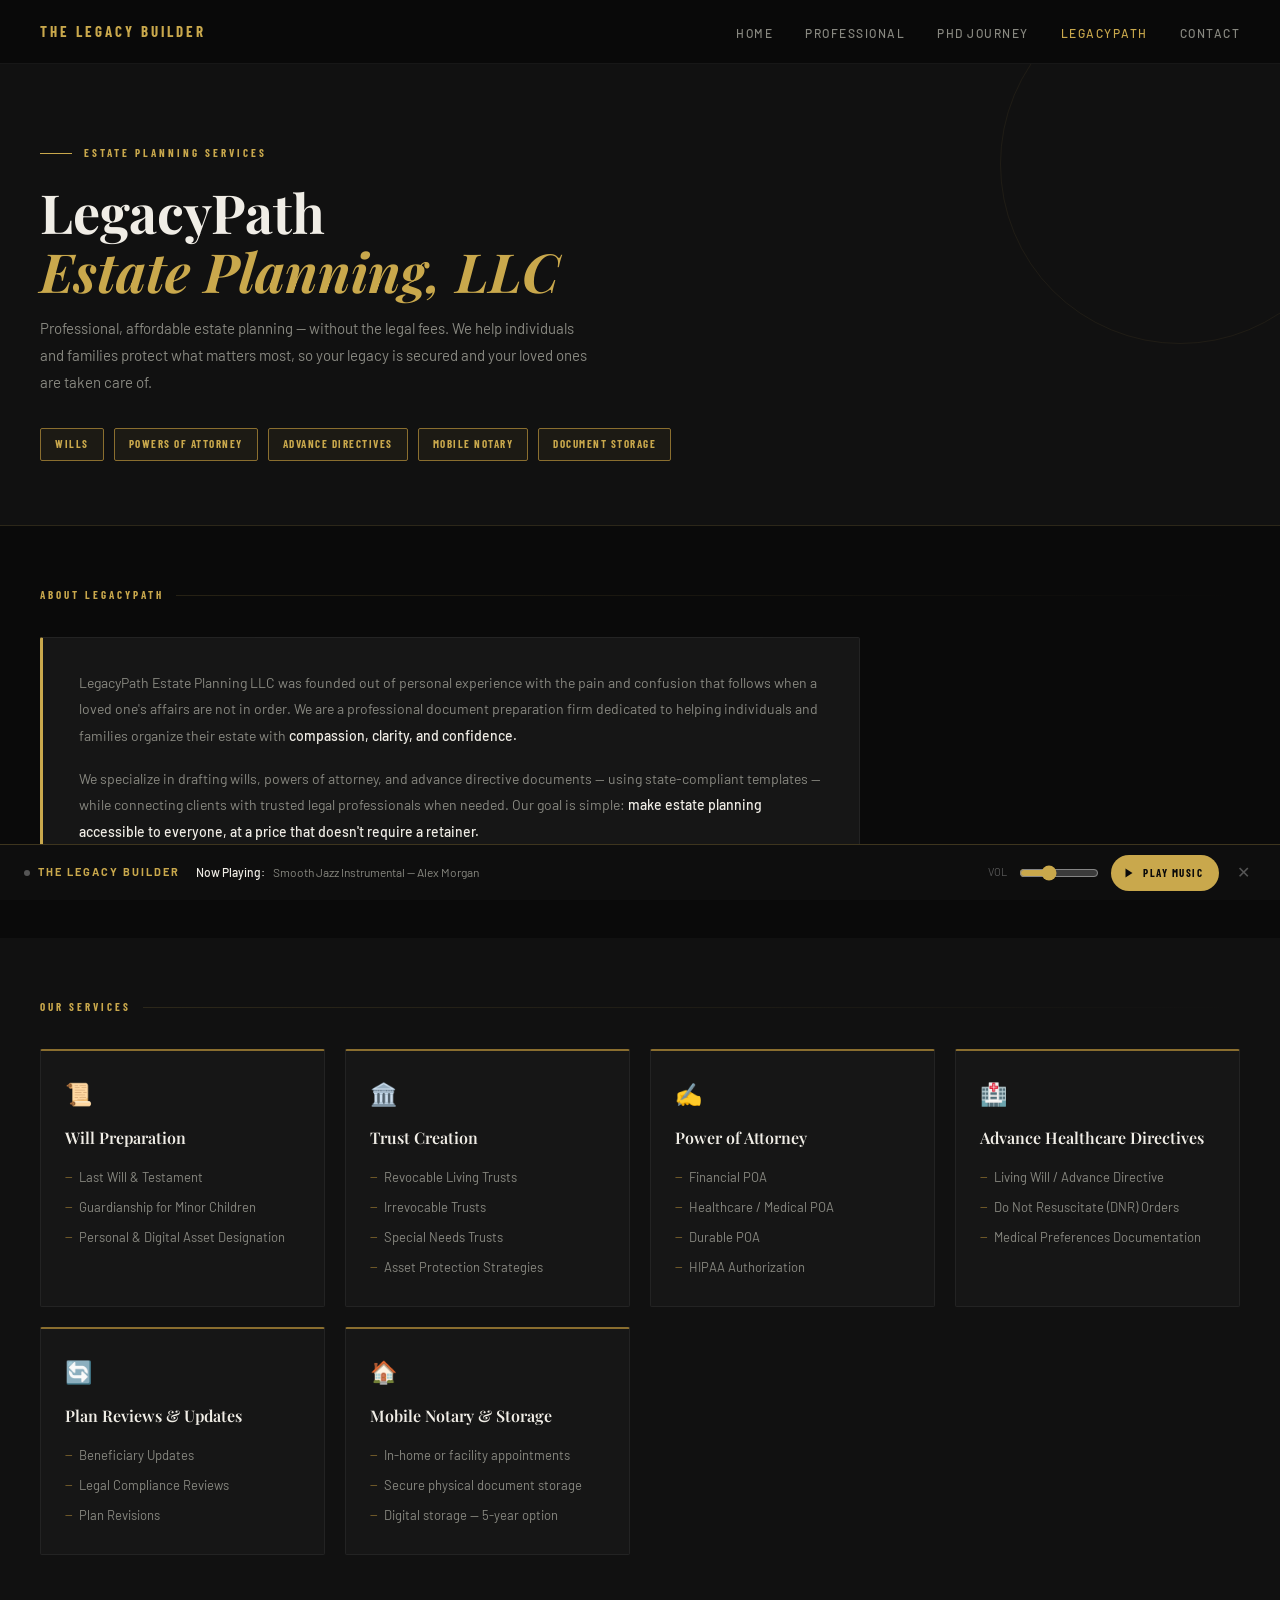
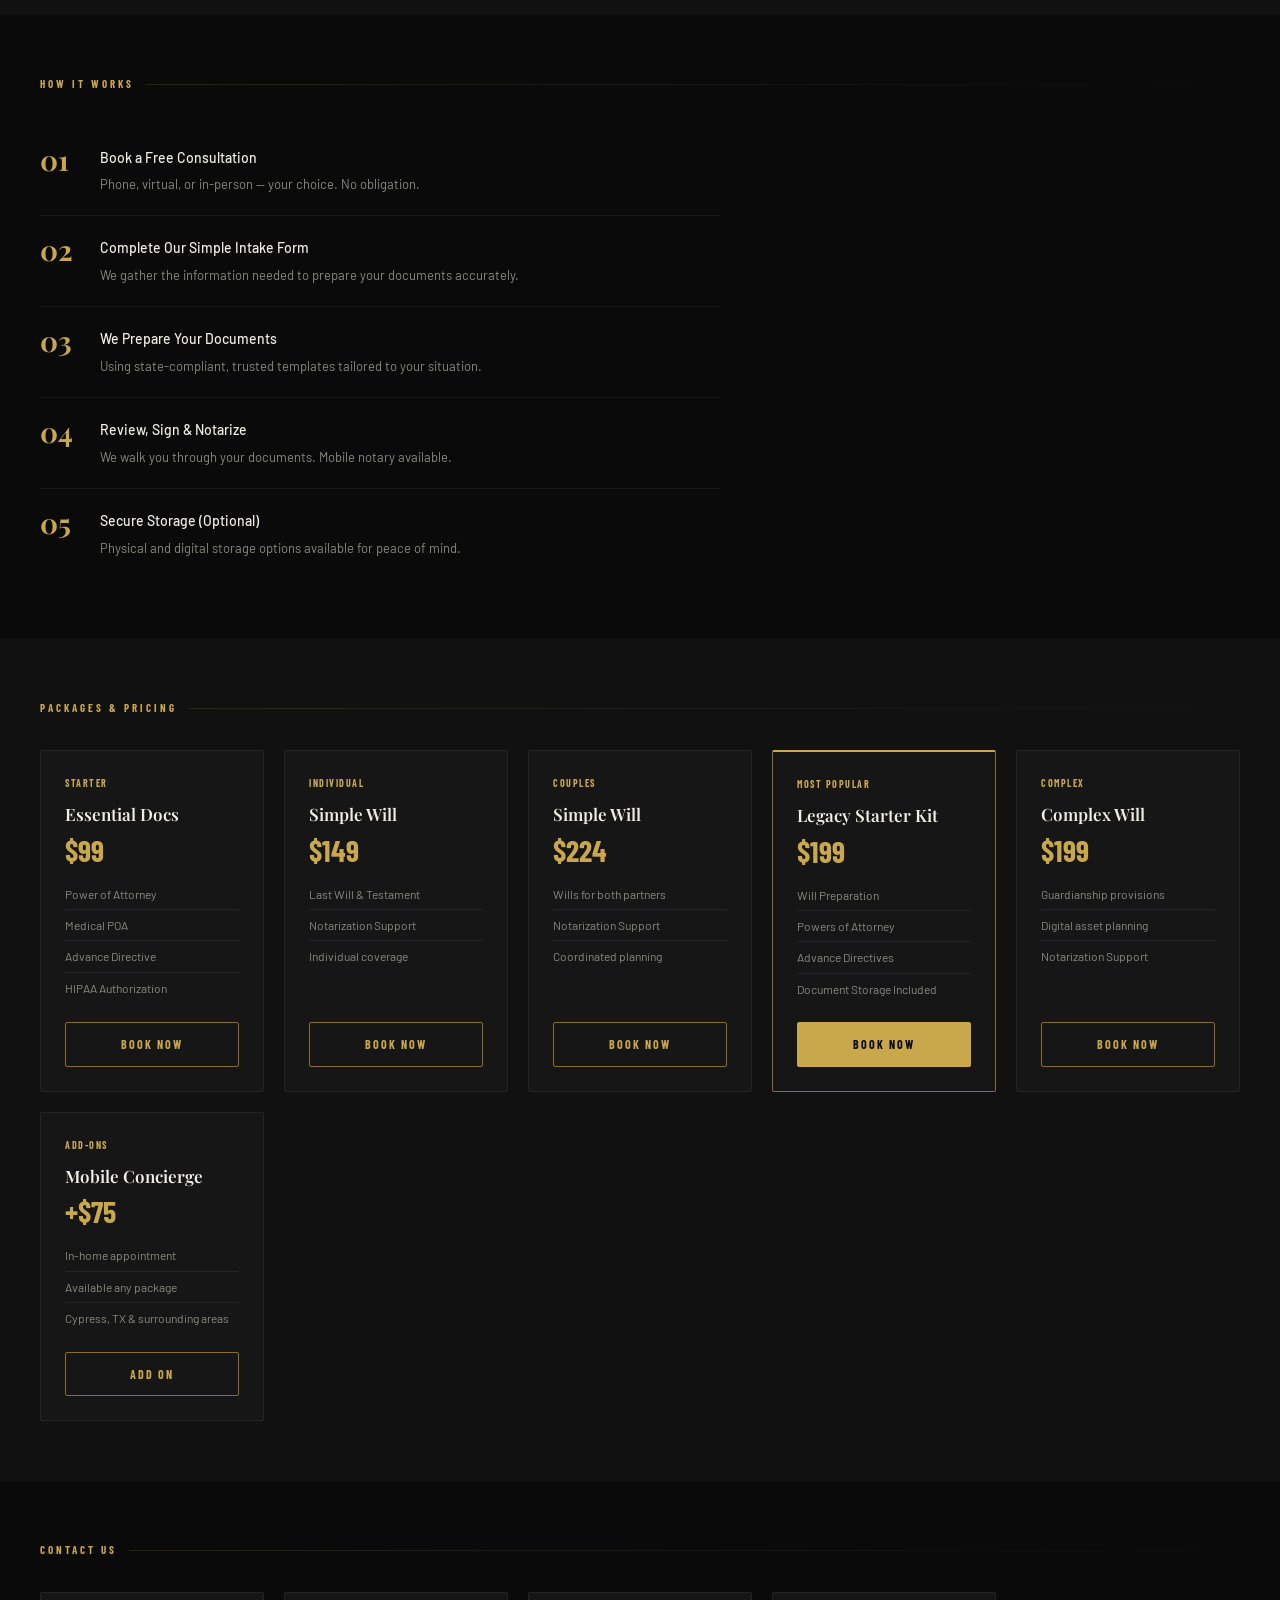
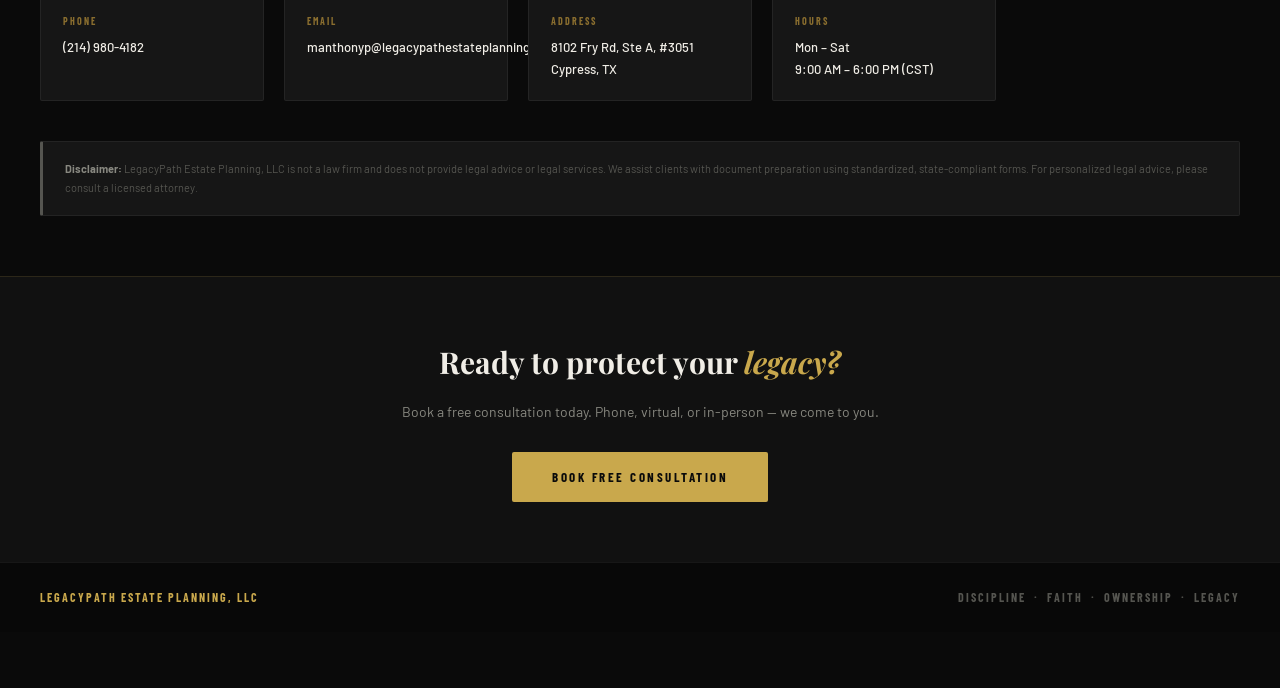
<file: legacypath.html>
<!DOCTYPE html>
<html lang="en">
<head>
<meta charset="UTF-8"/>
<meta name="viewport" content="width=device-width, initial-scale=1.0"/>
<title>LegacyPath Estate Planning — Michael Parker | The Legacy Builder</title>
<link href="https://fonts.googleapis.com/css2?family=Playfair+Display:ital,wght@0,600;0,700;1,700&family=Barlow:wght@300;400;500;600&family=Barlow+Condensed:wght@500;700&display=swap" rel="stylesheet"/>
<style>
  *, *::before, *::after { box-sizing: border-box; margin: 0; padding: 0; }

  :root {
    --bg: #0A0A0A;
    --bg2: #111111;
    --bg3: #161616;
    --gold: #C9A84C;
    --gold-dim: #8A6E2F;
    --white: #F0EDE6;
    --gray: #888880;
    --gray-dim: #555550;
    --border: rgba(201,168,76,0.15);
    --border-dim: rgba(255,255,255,0.06);
    --green: #1D9E75;
    --blue: #378ADD;
  }

  body {
    background: var(--bg);
    color: var(--white);
    font-family: 'Barlow', sans-serif;
    font-weight: 400;
    line-height: 1.7;
    -webkit-font-smoothing: antialiased;
  }

  /* ── NAV ── */
  nav {
    position: sticky; top: 0; z-index: 100;
    background: rgba(10,10,10,0.96);
    border-bottom: 1px solid var(--border-dim);
    padding: 0 40px;
    display: flex; align-items: center; justify-content: space-between;
    height: 64px;
    backdrop-filter: blur(8px);
  }
  .nav-brand {
    font-family: 'Barlow Condensed', sans-serif;
    font-size: 15px; font-weight: 700;
    letter-spacing: 3px; color: var(--gold);
    text-decoration: none; text-transform: uppercase;
  }
  .nav-links { display: flex; gap: 32px; list-style: none; }
  .nav-links a {
    font-size: 12px; font-weight: 500; letter-spacing: 1.5px;
    text-transform: uppercase; color: var(--gray);
    text-decoration: none; transition: color 0.2s;
  }
  .nav-links a:hover, .nav-links a.active { color: var(--gold); }

  /* ── HERO ── */
  .hero {
    background: var(--bg2);
    border-bottom: 1px solid var(--border);
    padding: 80px 40px 64px;
    position: relative; overflow: hidden;
  }
  .hero::before {
    content: '';
    position: absolute; top: -80px; right: -80px;
    width: 360px; height: 360px; border-radius: 50%;
    border: 1px solid rgba(201,168,76,0.08);
    pointer-events: none;
  }
  .eyebrow {
    display: flex; align-items: center; gap: 12px; margin-bottom: 20px;
  }
  .eyebrow span { display: block; width: 32px; height: 1px; background: var(--gold); }
  .eyebrow p {
    font-family: 'Barlow Condensed', sans-serif;
    font-size: 11px; font-weight: 700;
    letter-spacing: 3px; text-transform: uppercase; color: var(--gold);
  }
  .hero h1 {
    font-family: 'Playfair Display', serif;
    font-size: clamp(32px, 5vw, 54px);
    font-weight: 700; line-height: 1.1;
    color: var(--white); margin-bottom: 14px;
  }
  .hero h1 em { font-style: italic; color: var(--gold); }
  .hero-sub {
    font-size: 15px; color: var(--gray);
    max-width: 560px; margin-bottom: 32px; line-height: 1.8;
  }
  .hero-pills { display: flex; flex-wrap: wrap; gap: 10px; }
  .pill {
    font-family: 'Barlow Condensed', sans-serif;
    font-size: 11px; font-weight: 700;
    letter-spacing: 1.5px; text-transform: uppercase;
    padding: 6px 14px; border-radius: 2px;
    color: var(--gold); border: 1px solid var(--gold-dim);
    background: rgba(201,168,76,0.06);
  }

  /* ── SECTIONS ── */
  .section { padding: 60px 40px; }
  .section-alt { background: var(--bg2); }
  .section-label {
    font-family: 'Barlow Condensed', sans-serif;
    font-size: 11px; font-weight: 700;
    letter-spacing: 3px; text-transform: uppercase;
    color: var(--gold); margin-bottom: 32px;
    display: flex; align-items: center; gap: 12px;
  }
  .section-label::after {
    content: ''; flex: 1; height: 1px;
    background: linear-gradient(to right, var(--border), transparent);
  }

  /* ── ABOUT ── */
  .about-card {
    background: var(--bg3);
    border: 1px solid var(--border-dim);
    border-left: 3px solid var(--gold);
    padding: 32px 36px;
    border-radius: 2px;
    max-width: 820px;
  }
  .about-card p {
    font-size: 14px; color: var(--gray); line-height: 1.9;
    margin-bottom: 16px;
  }
  .about-card p:last-child { margin-bottom: 0; }
  .about-card strong { color: var(--white); font-weight: 500; }

  /* ── SERVICES GRID ── */
  .services-grid {
    display: grid;
    grid-template-columns: repeat(auto-fill, minmax(260px, 1fr));
    gap: 20px;
  }
  .service-card {
    background: var(--bg3);
    border: 1px solid var(--border-dim);
    border-top: 2px solid var(--gold-dim);
    padding: 24px;
    border-radius: 2px;
    transition: border-top-color 0.2s;
  }
  .service-card:hover { border-top-color: var(--gold); }
  .service-icon { font-size: 22px; margin-bottom: 12px; display: block; }
  .service-card h3 {
    font-family: 'Playfair Display', serif;
    font-size: 16px; font-weight: 600;
    color: var(--white); margin-bottom: 10px;
  }
  .service-card ul { list-style: none; }
  .service-card ul li {
    font-size: 13px; color: var(--gray);
    padding: 4px 0 4px 14px;
    position: relative;
  }
  .service-card ul li::before {
    content: '—'; position: absolute; left: 0;
    color: var(--gold-dim); font-size: 11px;
    top: 6px;
  }

  /* ── HOW IT WORKS ── */
  .steps { display: flex; flex-direction: column; gap: 0; max-width: 680px; }
  .step {
    display: flex; gap: 24px; align-items: flex-start;
    padding: 20px 0;
    border-bottom: 1px solid var(--border-dim);
  }
  .step:last-child { border-bottom: none; }
  .step-num {
    font-family: 'Playfair Display', serif;
    font-size: 28px; font-weight: 700;
    color: var(--gold); min-width: 36px;
    line-height: 1;
  }
  .step-text { }
  .step-title {
    font-size: 14px; font-weight: 500;
    color: var(--white); margin-bottom: 4px;
  }
  .step-desc { font-size: 13px; color: var(--gray); }

  /* ── PACKAGES ── */
  .packages-grid {
    display: grid;
    grid-template-columns: repeat(auto-fill, minmax(220px, 1fr));
    gap: 20px;
  }
  .pkg-card {
    background: var(--bg3);
    border: 1px solid var(--border-dim);
    padding: 24px;
    border-radius: 2px;
    display: flex; flex-direction: column;
  }
  .pkg-card.featured {
    border-color: var(--gold-dim);
    border-top: 2px solid var(--gold);
  }
  .pkg-badge {
    font-family: 'Barlow Condensed', sans-serif;
    font-size: 10px; font-weight: 700;
    letter-spacing: 1.5px; text-transform: uppercase;
    color: var(--gold); margin-bottom: 8px;
  }
  .pkg-name {
    font-family: 'Playfair Display', serif;
    font-size: 17px; font-weight: 600;
    color: var(--white); margin-bottom: 6px;
  }
  .pkg-price {
    font-family: 'Barlow Condensed', sans-serif;
    font-size: 30px; font-weight: 700;
    color: var(--gold); line-height: 1;
    margin-bottom: 14px;
  }
  .pkg-price span {
    font-size: 14px; color: var(--gray); font-weight: 400;
  }
  .pkg-list { list-style: none; flex: 1; }
  .pkg-list li {
    font-size: 12px; color: var(--gray);
    padding: 5px 0;
    border-bottom: 1px solid var(--border-dim);
  }
  .pkg-list li:last-child { border-bottom: none; }
  .pkg-btn {
    display: block; margin-top: 18px;
    font-family: 'Barlow Condensed', sans-serif;
    font-size: 12px; font-weight: 700;
    letter-spacing: 2px; text-transform: uppercase;
    text-align: center; padding: 11px;
    text-decoration: none; border-radius: 2px;
    transition: opacity 0.2s;
  }
  .pkg-btn-outline {
    color: var(--gold); border: 1px solid var(--gold-dim);
    background: transparent;
  }
  .pkg-btn-filled {
    color: var(--bg); background: var(--gold); border: 1px solid var(--gold);
  }
  .pkg-btn:hover { opacity: 0.8; }

  /* ── CONTACT INFO ── */
  .contact-grid {
    display: grid;
    grid-template-columns: repeat(auto-fill, minmax(220px, 1fr));
    gap: 20px; margin-bottom: 36px;
  }
  .contact-card {
    background: var(--bg3);
    border: 1px solid var(--border-dim);
    padding: 20px 22px;
    border-radius: 2px;
  }
  .contact-label {
    font-family: 'Barlow Condensed', sans-serif;
    font-size: 10px; font-weight: 700;
    letter-spacing: 2px; text-transform: uppercase;
    color: var(--gold-dim); margin-bottom: 6px;
  }
  .contact-val {
    font-size: 13px; color: var(--white); font-weight: 500;
  }
  .contact-val a { color: var(--white); text-decoration: none; }
  .contact-val a:hover { color: var(--gold); }

  /* ── DISCLAIMER ── */
  .disclaimer {
    background: var(--bg3);
    border: 1px solid var(--border-dim);
    border-left: 3px solid var(--gray-dim);
    padding: 18px 22px;
    border-radius: 2px;
    margin-top: 40px;
  }
  .disclaimer p {
    font-size: 11px; color: var(--gray-dim); line-height: 1.7;
  }

  /* ── CTA ── */
  .cta-band {
    background: var(--bg2);
    border-top: 1px solid var(--border);
    padding: 60px 40px;
    text-align: center;
  }
  .cta-band h3 {
    font-family: 'Playfair Display', serif;
    font-size: 30px; color: var(--white); margin-bottom: 12px;
  }
  .cta-band h3 em { font-style: italic; color: var(--gold); }
  .cta-band p { font-size: 14px; color: var(--gray); margin-bottom: 28px; }
  .cta-btn {
    display: inline-block;
    font-family: 'Barlow Condensed', sans-serif;
    font-size: 13px; font-weight: 700;
    letter-spacing: 2.5px; text-transform: uppercase;
    color: var(--bg); background: var(--gold);
    padding: 14px 40px; text-decoration: none;
    border-radius: 2px; transition: opacity 0.2s;
  }
  .cta-btn:hover { opacity: 0.85; }

  /* ── FOOTER ── */
  footer {
    background: #080808;
    border-top: 1px solid var(--border-dim);
    padding: 24px 40px;
    display: flex; justify-content: space-between; align-items: center;
    flex-wrap: wrap; gap: 12px;
  }
  footer p {
    font-family: 'Barlow Condensed', sans-serif;
    font-size: 12px; font-weight: 700;
    letter-spacing: 2px; text-transform: uppercase;
  }
  footer .brand { color: var(--gold); }
  footer .tagline { color: var(--gray-dim); }

  /* ── RESPONSIVE ── */
  @media (max-width: 700px) {
    nav { padding: 0 20px; }
    .nav-links { display: none; }
    .hero, .section, .cta-band, footer { padding-left: 20px; padding-right: 20px; }
  }

  /* ── FADE IN ── */
  .fade-in { opacity: 0; transform: translateY(16px); transition: opacity 0.5s ease, transform 0.5s ease; }
  .fade-in.visible { opacity: 1; transform: translateY(0); }
</style>
</head>
<body>

<!-- NAV -->
<nav>
  <a class="nav-brand" href="https://www.mpthelegacybuilder.com">The Legacy Builder</a>
  <ul class="nav-links">
    <li><a href="https://www.mpthelegacybuilder.com">Home</a></li>
    <li><a href="professional.html">Professional</a></li>
    <li><a href="phd.html">PhD Journey</a></li>
    <li><a href="#" class="active">LegacyPath</a></li>
    <li><a href="mailto:manthonyp@legacypathestateplanning.com">Contact</a></li>
  </ul>
</nav>

<!-- HERO -->
<section class="hero fade-in">
  <div class="eyebrow">
    <span></span>
    <p>Estate Planning Services</p>
  </div>
  <h1>LegacyPath<br><em>Estate Planning, LLC</em></h1>
  <p class="hero-sub">
    Professional, affordable estate planning — without the legal fees. We help individuals and families protect what matters most, so your legacy is secured and your loved ones are taken care of.
  </p>
  <div class="hero-pills">
    <span class="pill">Wills</span>
    <span class="pill">Powers of Attorney</span>
    <span class="pill">Advance Directives</span>
    <span class="pill">Mobile Notary</span>
    <span class="pill">Document Storage</span>
  </div>
</section>

<!-- ABOUT -->
<section class="section fade-in">
  <div class="section-label">About LegacyPath</div>
  <div class="about-card">
    <p>LegacyPath Estate Planning LLC was founded out of personal experience with the pain and confusion that follows when a loved one's affairs are not in order. We are a professional document preparation firm dedicated to helping individuals and families organize their estate with <strong>compassion, clarity, and confidence.</strong></p>
    <p>We specialize in drafting wills, powers of attorney, and advance directive documents — using state-compliant templates — while connecting clients with trusted legal professionals when needed. Our goal is simple: <strong>make estate planning accessible to everyone, at a price that doesn't require a retainer.</strong></p>
  </div>
</section>

<!-- SERVICES -->
<section class="section section-alt fade-in">
  <div class="section-label">Our Services</div>
  <div class="services-grid">

    <div class="service-card">
      <span class="service-icon">📜</span>
      <h3>Will Preparation</h3>
      <ul>
        <li>Last Will & Testament</li>
        <li>Guardianship for Minor Children</li>
        <li>Personal & Digital Asset Designation</li>
      </ul>
    </div>

    <div class="service-card">
      <span class="service-icon">🏛️</span>
      <h3>Trust Creation</h3>
      <ul>
        <li>Revocable Living Trusts</li>
        <li>Irrevocable Trusts</li>
        <li>Special Needs Trusts</li>
        <li>Asset Protection Strategies</li>
      </ul>
    </div>

    <div class="service-card">
      <span class="service-icon">✍️</span>
      <h3>Power of Attorney</h3>
      <ul>
        <li>Financial POA</li>
        <li>Healthcare / Medical POA</li>
        <li>Durable POA</li>
        <li>HIPAA Authorization</li>
      </ul>
    </div>

    <div class="service-card">
      <span class="service-icon">🏥</span>
      <h3>Advance Healthcare Directives</h3>
      <ul>
        <li>Living Will / Advance Directive</li>
        <li>Do Not Resuscitate (DNR) Orders</li>
        <li>Medical Preferences Documentation</li>
      </ul>
    </div>

    <div class="service-card">
      <span class="service-icon">🔄</span>
      <h3>Plan Reviews & Updates</h3>
      <ul>
        <li>Beneficiary Updates</li>
        <li>Legal Compliance Reviews</li>
        <li>Plan Revisions</li>
      </ul>
    </div>

    <div class="service-card">
      <span class="service-icon">🏠</span>
      <h3>Mobile Notary & Storage</h3>
      <ul>
        <li>In-home or facility appointments</li>
        <li>Secure physical document storage</li>
        <li>Digital storage — 5-year option</li>
      </ul>
    </div>

  </div>
</section>

<!-- HOW IT WORKS -->
<section class="section fade-in">
  <div class="section-label">How It Works</div>
  <div class="steps">
    <div class="step">
      <div class="step-num">01</div>
      <div class="step-text">
        <div class="step-title">Book a Free Consultation</div>
        <div class="step-desc">Phone, virtual, or in-person — your choice. No obligation.</div>
      </div>
    </div>
    <div class="step">
      <div class="step-num">02</div>
      <div class="step-text">
        <div class="step-title">Complete Our Simple Intake Form</div>
        <div class="step-desc">We gather the information needed to prepare your documents accurately.</div>
      </div>
    </div>
    <div class="step">
      <div class="step-num">03</div>
      <div class="step-text">
        <div class="step-title">We Prepare Your Documents</div>
        <div class="step-desc">Using state-compliant, trusted templates tailored to your situation.</div>
      </div>
    </div>
    <div class="step">
      <div class="step-num">04</div>
      <div class="step-text">
        <div class="step-title">Review, Sign & Notarize</div>
        <div class="step-desc">We walk you through your documents. Mobile notary available.</div>
      </div>
    </div>
    <div class="step">
      <div class="step-num">05</div>
      <div class="step-text">
        <div class="step-title">Secure Storage (Optional)</div>
        <div class="step-desc">Physical and digital storage options available for peace of mind.</div>
      </div>
    </div>
  </div>
</section>

<!-- PACKAGES -->
<section class="section section-alt fade-in">
  <div class="section-label">Packages & Pricing</div>
  <div class="packages-grid">

    <div class="pkg-card">
      <div class="pkg-badge">Starter</div>
      <div class="pkg-name">Essential Docs</div>
      <div class="pkg-price">$99</div>
      <ul class="pkg-list">
        <li>Power of Attorney</li>
        <li>Medical POA</li>
        <li>Advance Directive</li>
        <li>HIPAA Authorization</li>
      </ul>
      <a href="mailto:manthonyp@legacypathestateplanning.com?subject=Appointment Request — Essential Docs" class="pkg-btn pkg-btn-outline">Book Now</a>
    </div>

    <div class="pkg-card">
      <div class="pkg-badge">Individual</div>
      <div class="pkg-name">Simple Will</div>
      <div class="pkg-price">$149</div>
      <ul class="pkg-list">
        <li>Last Will & Testament</li>
        <li>Notarization Support</li>
        <li>Individual coverage</li>
      </ul>
      <a href="mailto:manthonyp@legacypathestateplanning.com?subject=Appointment Request — Simple Will Individual" class="pkg-btn pkg-btn-outline">Book Now</a>
    </div>

    <div class="pkg-card">
      <div class="pkg-badge">Couples</div>
      <div class="pkg-name">Simple Will</div>
      <div class="pkg-price">$224</div>
      <ul class="pkg-list">
        <li>Wills for both partners</li>
        <li>Notarization Support</li>
        <li>Coordinated planning</li>
      </ul>
      <a href="mailto:manthonyp@legacypathestateplanning.com?subject=Appointment Request — Simple Will Couples" class="pkg-btn pkg-btn-outline">Book Now</a>
    </div>

    <div class="pkg-card featured">
      <div class="pkg-badge">Most Popular</div>
      <div class="pkg-name">Legacy Starter Kit</div>
      <div class="pkg-price">$199</div>
      <ul class="pkg-list">
        <li>Will Preparation</li>
        <li>Powers of Attorney</li>
        <li>Advance Directives</li>
        <li>Document Storage Included</li>
      </ul>
      <a href="mailto:manthonyp@legacypathestateplanning.com?subject=Appointment Request — Legacy Starter Kit" class="pkg-btn pkg-btn-filled">Book Now</a>
    </div>

    <div class="pkg-card">
      <div class="pkg-badge">Complex</div>
      <div class="pkg-name">Complex Will</div>
      <div class="pkg-price">$199</div>
      <ul class="pkg-list">
        <li>Guardianship provisions</li>
        <li>Digital asset planning</li>
        <li>Notarization Support</li>
      </ul>
      <a href="mailto:manthonyp@legacypathestateplanning.com?subject=Appointment Request — Complex Will" class="pkg-btn pkg-btn-outline">Book Now</a>
    </div>

    <div class="pkg-card">
      <div class="pkg-badge">Add-Ons</div>
      <div class="pkg-name">Mobile Concierge</div>
      <div class="pkg-price">+$75</div>
      <ul class="pkg-list">
        <li>In-home appointment</li>
        <li>Available any package</li>
        <li>Cypress, TX & surrounding areas</li>
      </ul>
      <a href="mailto:manthonyp@legacypathestateplanning.com?subject=Appointment Request — Mobile Concierge Add-On" class="pkg-btn pkg-btn-outline">Add On</a>
    </div>

  </div>
</section>

<!-- CONTACT -->
<section class="section fade-in">
  <div class="section-label">Contact Us</div>
  <div class="contact-grid">
    <div class="contact-card">
      <div class="contact-label">Phone</div>
      <div class="contact-val"><a href="tel:2149804182">(214) 980-4182</a></div>
    </div>
    <div class="contact-card">
      <div class="contact-label">Email</div>
      <div class="contact-val"><a href="mailto:manthonyp@legacypathestateplanning.com">manthonyp@legacypathestateplanning.com</a></div>
    </div>
    <div class="contact-card">
      <div class="contact-label">Address</div>
      <div class="contact-val">8102 Fry Rd, Ste A, #3051<br>Cypress, TX</div>
    </div>
    <div class="contact-card">
      <div class="contact-label">Hours</div>
      <div class="contact-val">Mon – Sat<br>9:00 AM – 6:00 PM (CST)</div>
    </div>
  </div>

  <div class="disclaimer">
    <p><strong style="color:var(--gray);">Disclaimer:</strong> LegacyPath Estate Planning, LLC is not a law firm and does not provide legal advice or legal services. We assist clients with document preparation using standardized, state-compliant forms. For personalized legal advice, please consult a licensed attorney.</p>
  </div>
</section>

<!-- CTA -->
<div class="cta-band fade-in">
  <h3>Ready to protect your <em>legacy?</em></h3>
  <p>Book a free consultation today. Phone, virtual, or in-person — we come to you.</p>
  <a class="cta-btn" href="mailto:manthonyp@legacypathestateplanning.com?subject=Free Consultation Request">Book Free Consultation</a>
</div>

<!-- FOOTER -->
<footer>
  <p class="brand">LegacyPath Estate Planning, LLC</p>
  <p class="tagline">Discipline &nbsp;·&nbsp; Faith &nbsp;·&nbsp; Ownership &nbsp;·&nbsp; Legacy</p>
</footer>

<script>
  const observer = new IntersectionObserver((entries) => {
    entries.forEach(e => { if (e.isIntersecting) e.target.classList.add('visible'); });
  }, { threshold: 0.1 });
  document.querySelectorAll('.fade-in').forEach(el => observer.observe(el));
</script>

<!-- MUSIC PLAYER BAR: START -->
<link rel="stylesheet" href="/assets/css/lp-player.css"/>
<div id="lp-player" hidden>
  <div class="lp-logo paused" id="lp-logo">THE LEGACY BUILDER</div>
  <div class="lp-track"><strong>Now Playing:</strong> <span id="lp-track-name">Smooth Jazz Instrumental</span></div>
  <div class="lp-controls">
    <span id="lp-vol-label">VOL</span>
    <input type="range" id="lp-volume" min="0" max="100" value="35" aria-label="Music volume"/>
    <button id="lp-play-btn" type="button" aria-label="Play music" aria-pressed="false">
      <svg id="lp-icon-play" viewBox="0 0 24 24" aria-hidden="true"><polygon points="5,3 19,12 5,21"/></svg>
      <svg id="lp-icon-pause" viewBox="0 0 24 24" aria-hidden="true" style="display:none;"><rect x="5" y="3" width="4" height="18"/><rect x="15" y="3" width="4" height="18"/></svg>
      <span id="lp-play-text">Play music</span>
    </button>
    <button id="lp-dismiss" type="button" aria-label="Close music player" title="Close player">&#x2715;</button>
  </div>
</div>
<script src="/assets/js/lp-player.js" defer></script>
<!-- MUSIC PLAYER BAR: END -->

</body>
</html>
</file>
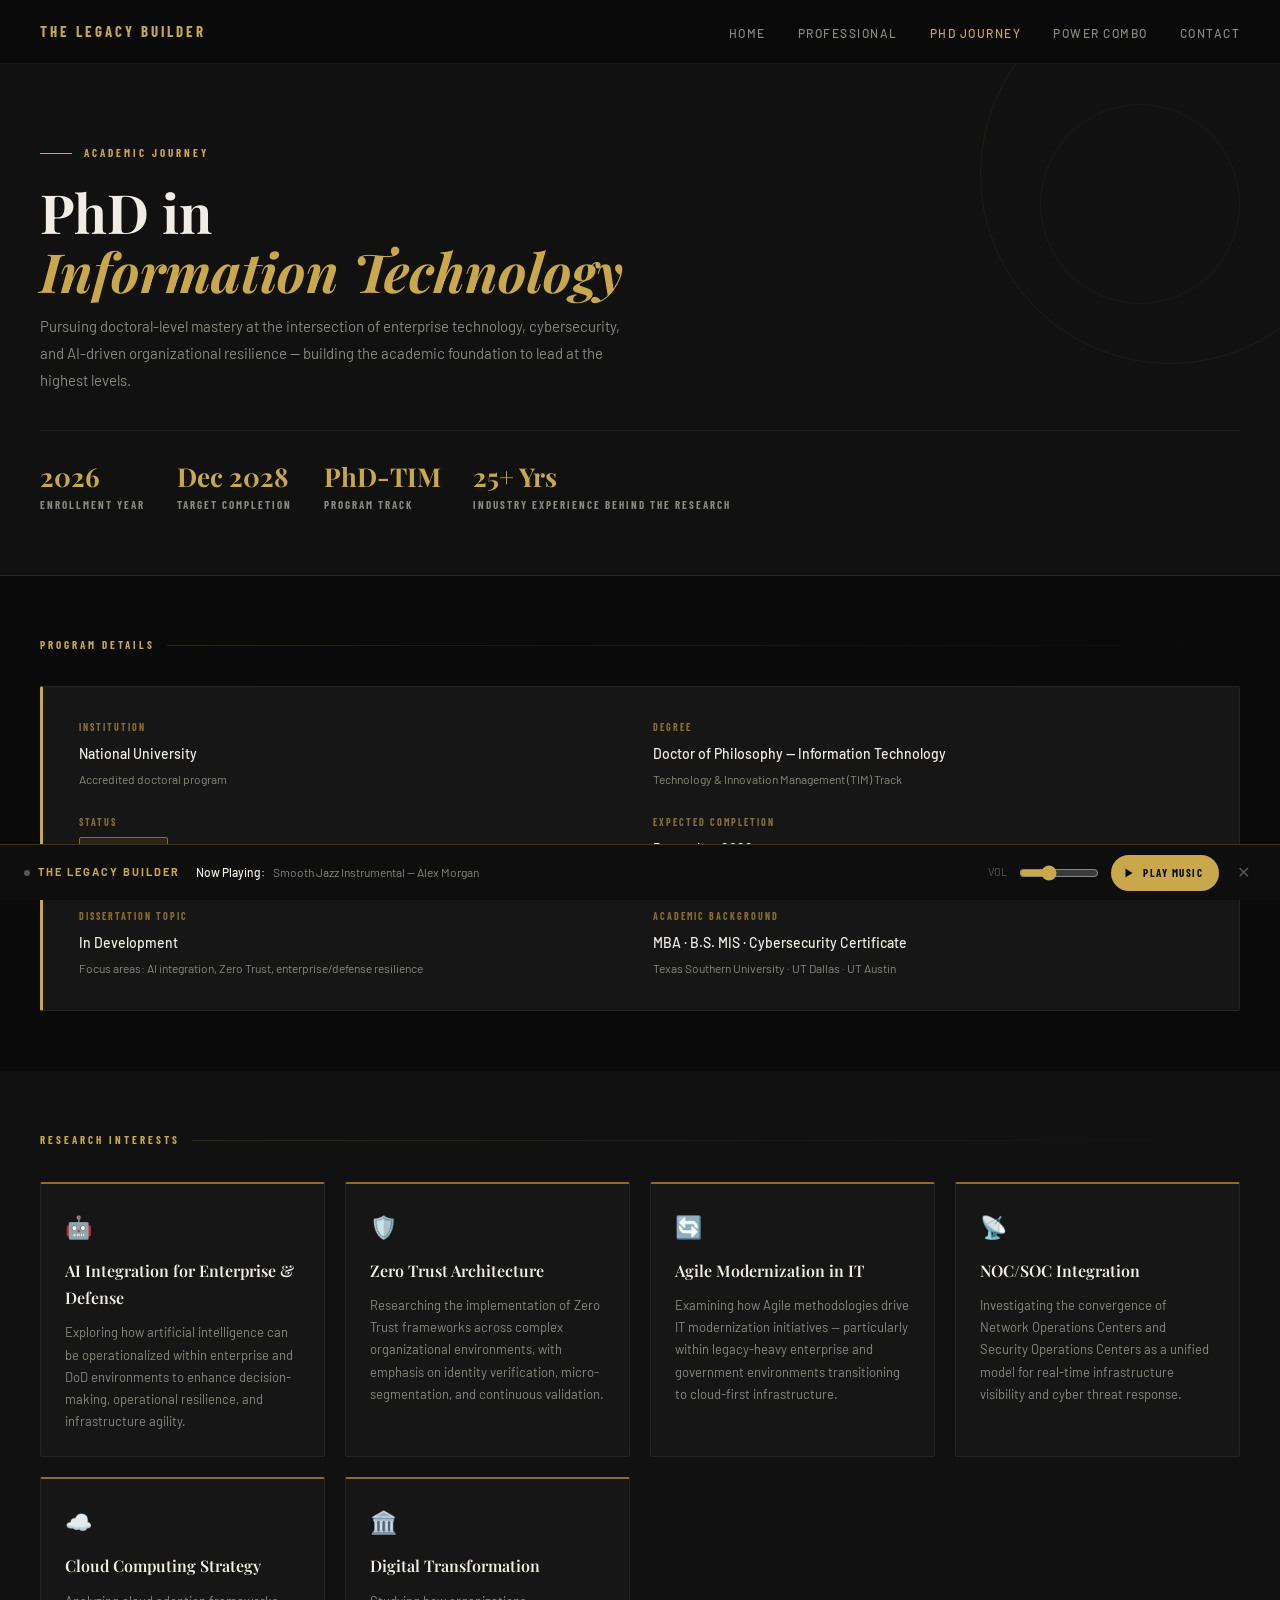
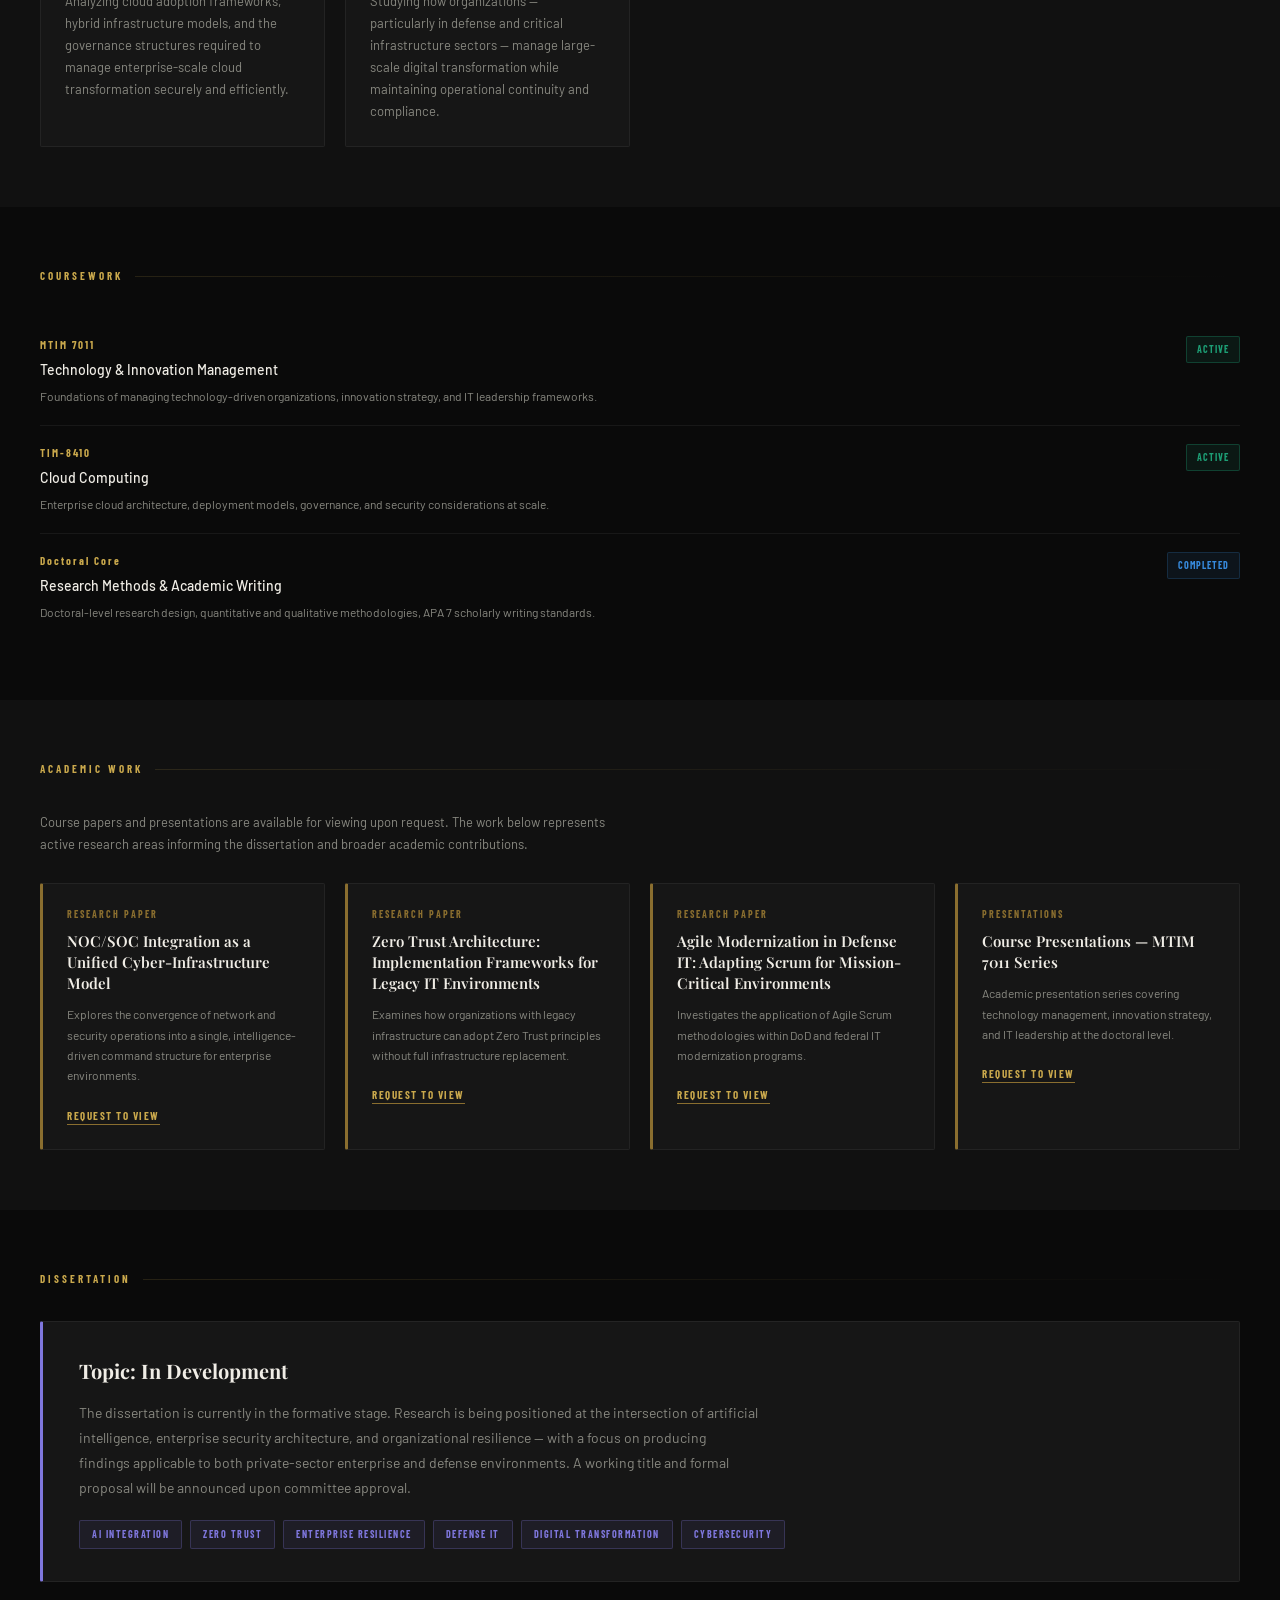
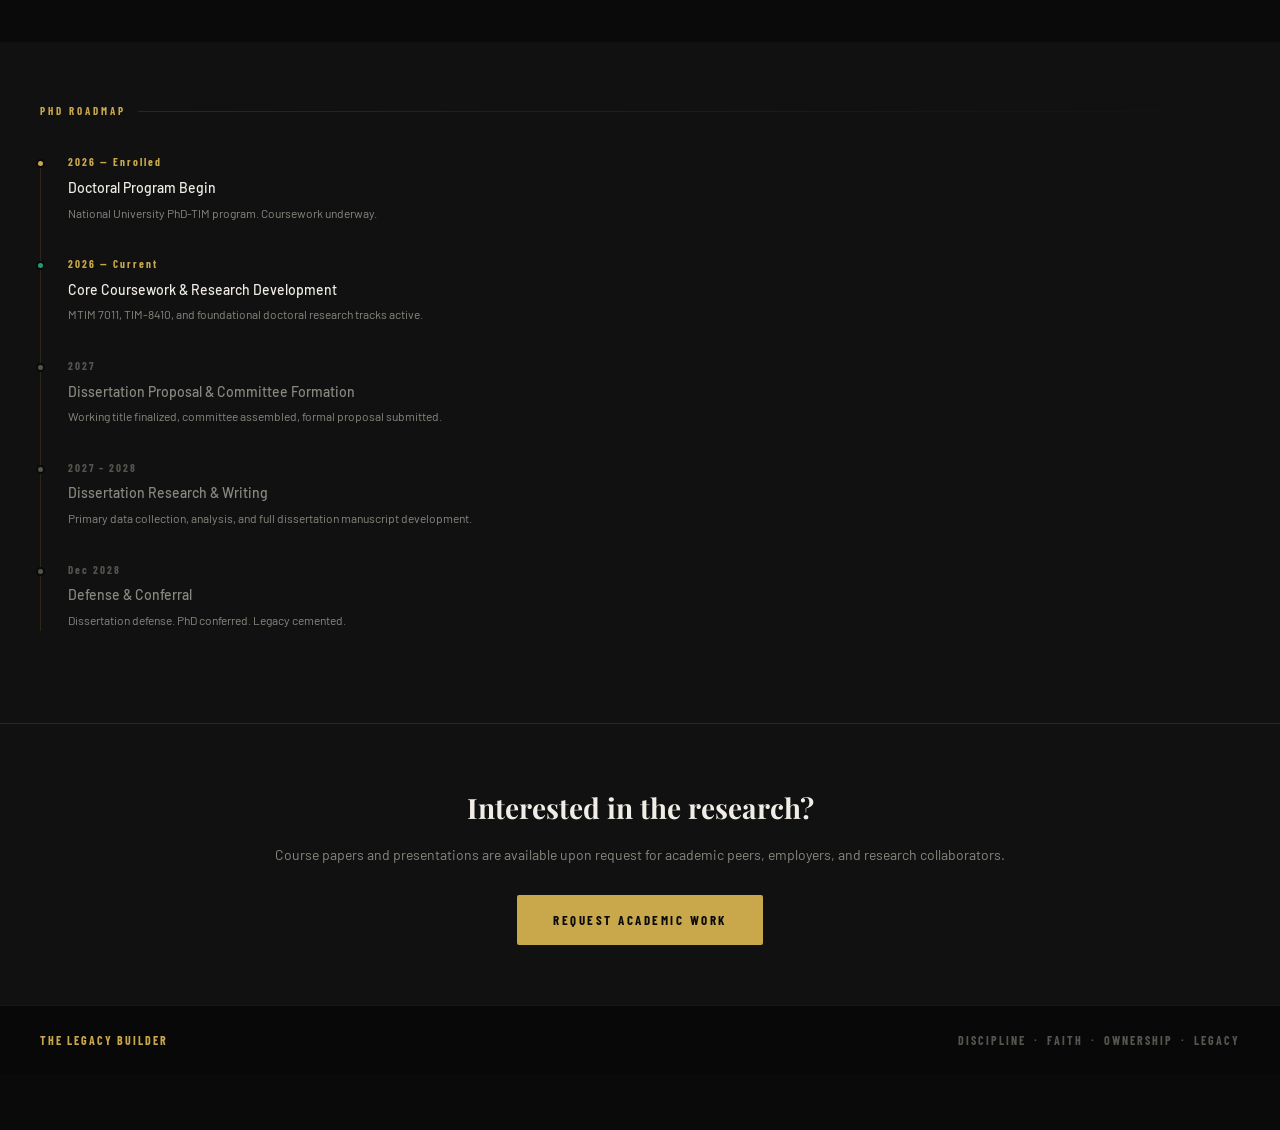
<file: phd.html>
<!DOCTYPE html>
<html lang="en">
<head>
<meta charset="UTF-8"/>
<meta name="viewport" content="width=device-width, initial-scale=1.0"/>
<title>PhD Journey — Michael Parker | The Legacy Builder</title>
<link href="https://fonts.googleapis.com/css2?family=Playfair+Display:ital,wght@0,600;0,700;1,700&family=Barlow:wght@300;400;500;600&family=Barlow+Condensed:wght@500;700&display=swap" rel="stylesheet"/>
<style>
  *, *::before, *::after { box-sizing: border-box; margin: 0; padding: 0; }

  :root {
    --bg: #0A0A0A;
    --bg2: #111111;
    --bg3: #161616;
    --bg4: #1C1C1C;
    --gold: #C9A84C;
    --gold-dim: #8A6E2F;
    --white: #F0EDE6;
    --gray: #888880;
    --gray-dim: #555550;
    --border: rgba(201,168,76,0.15);
    --border-dim: rgba(255,255,255,0.06);
    --blue: #378ADD;
    --green: #1D9E75;
    --purple: #7F77DD;
    --amber: #EF9F27;
  }

  body {
    background: var(--bg);
    color: var(--white);
    font-family: 'Barlow', sans-serif;
    font-weight: 400;
    line-height: 1.7;
    -webkit-font-smoothing: antialiased;
  }

  /* ── NAV ── */
  nav {
    position: sticky; top: 0; z-index: 100;
    background: rgba(10,10,10,0.96);
    border-bottom: 1px solid var(--border-dim);
    padding: 0 40px;
    display: flex; align-items: center; justify-content: space-between;
    height: 64px;
    backdrop-filter: blur(8px);
  }
  .nav-brand {
    font-family: 'Barlow Condensed', sans-serif;
    font-size: 15px; font-weight: 700;
    letter-spacing: 3px; color: var(--gold);
    text-decoration: none; text-transform: uppercase;
  }
  .nav-links { display: flex; gap: 32px; list-style: none; }
  .nav-links a {
    font-size: 12px; font-weight: 500; letter-spacing: 1.5px;
    text-transform: uppercase; color: var(--gray);
    text-decoration: none; transition: color 0.2s;
  }
  .nav-links a:hover, .nav-links a.active { color: var(--gold); }

  /* ── HERO ── */
  .phd-hero {
    background: var(--bg2);
    border-bottom: 1px solid var(--border);
    padding: 80px 40px 60px;
    position: relative; overflow: hidden;
  }
  .phd-hero::before {
    content: '';
    position: absolute; top: -80px; right: -80px;
    width: 380px; height: 380px; border-radius: 50%;
    border: 1px solid rgba(201,168,76,0.08);
    pointer-events: none;
  }
  .phd-hero::after {
    content: '';
    position: absolute; top: 40px; right: 40px;
    width: 200px; height: 200px; border-radius: 50%;
    border: 1px solid rgba(201,168,76,0.06);
    pointer-events: none;
  }
  .hero-eyebrow {
    display: flex; align-items: center; gap: 12px;
    margin-bottom: 20px;
  }
  .hero-eyebrow span { display: block; width: 32px; height: 1px; background: var(--gold); }
  .hero-eyebrow p {
    font-family: 'Barlow Condensed', sans-serif;
    font-size: 11px; font-weight: 700;
    letter-spacing: 3px; text-transform: uppercase; color: var(--gold);
  }
  .phd-hero h1 {
    font-family: 'Playfair Display', serif;
    font-size: clamp(32px, 5vw, 54px);
    font-weight: 700; line-height: 1.1;
    color: var(--white); margin-bottom: 12px;
  }
  .phd-hero h1 em { font-style: italic; color: var(--gold); }
  .hero-sub {
    font-size: 15px; color: var(--gray);
    max-width: 580px; margin-bottom: 36px; line-height: 1.8;
  }
  .hero-stats {
    display: flex; flex-wrap: wrap; gap: 32px;
    border-top: 1px solid var(--border-dim);
    padding-top: 32px; margin-top: 8px;
  }
  .stat-item { }
  .stat-value {
    font-family: 'Playfair Display', serif;
    font-size: 26px; font-weight: 700; color: var(--gold);
    display: block; line-height: 1.1;
  }
  .stat-label {
    font-family: 'Barlow Condensed', sans-serif;
    font-size: 11px; font-weight: 700;
    letter-spacing: 2px; text-transform: uppercase;
    color: var(--gray); margin-top: 4px; display: block;
  }

  /* ── LAYOUT ── */
  .section { padding: 60px 40px; }
  .section-alt { background: var(--bg2); }
  .section-label {
    font-family: 'Barlow Condensed', sans-serif;
    font-size: 11px; font-weight: 700;
    letter-spacing: 3px; text-transform: uppercase;
    color: var(--gold); margin-bottom: 32px;
    display: flex; align-items: center; gap: 12px;
  }
  .section-label::after {
    content: ''; flex: 1; height: 1px;
    background: linear-gradient(to right, var(--border), transparent);
  }

  /* ── PROGRAM CARD ── */
  .program-card {
    background: var(--bg3);
    border: 1px solid var(--border-dim);
    border-left: 3px solid var(--gold);
    padding: 32px 36px;
    border-radius: 2px;
    display: grid;
    grid-template-columns: 1fr 1fr;
    gap: 24px;
  }
  .prog-field { }
  .prog-label {
    font-family: 'Barlow Condensed', sans-serif;
    font-size: 10px; font-weight: 700;
    letter-spacing: 2px; text-transform: uppercase;
    color: var(--gold-dim); margin-bottom: 6px;
  }
  .prog-value {
    font-size: 14px; color: var(--white); font-weight: 500;
  }
  .prog-note {
    font-size: 12px; color: var(--gray); margin-top: 3px;
  }
  .status-pill {
    display: inline-block;
    font-family: 'Barlow Condensed', sans-serif;
    font-size: 10px; font-weight: 700;
    letter-spacing: 1.5px; text-transform: uppercase;
    padding: 4px 12px; border-radius: 2px;
    background: rgba(201,168,76,0.1);
    border: 1px solid var(--gold-dim);
    color: var(--gold);
  }

  /* ── RESEARCH FOCUS ── */
  .research-grid {
    display: grid;
    grid-template-columns: repeat(auto-fill, minmax(260px, 1fr));
    gap: 20px;
  }
  .research-card {
    background: var(--bg3);
    border: 1px solid var(--border-dim);
    border-top: 2px solid var(--gold-dim);
    padding: 24px;
    border-radius: 2px;
    transition: border-top-color 0.2s;
  }
  .research-card:hover { border-top-color: var(--gold); }
  .research-icon {
    font-size: 22px; margin-bottom: 12px; display: block;
  }
  .research-card h3 {
    font-family: 'Playfair Display', serif;
    font-size: 16px; font-weight: 600;
    color: var(--white); margin-bottom: 10px;
  }
  .research-card p {
    font-size: 13px; color: var(--gray); line-height: 1.7;
  }

  /* ── COURSEWORK ── */
  .course-list { list-style: none; }
  .course-item {
    display: flex; justify-content: space-between;
    align-items: flex-start; flex-wrap: wrap; gap: 8px;
    padding: 18px 0;
    border-bottom: 1px solid var(--border-dim);
  }
  .course-item:last-child { border-bottom: none; }
  .course-left { }
  .course-code {
    font-family: 'Barlow Condensed', sans-serif;
    font-size: 11px; font-weight: 700;
    letter-spacing: 2px; color: var(--gold);
    margin-bottom: 4px;
  }
  .course-name {
    font-size: 14px; font-weight: 500; color: var(--white);
  }
  .course-desc {
    font-size: 12px; color: var(--gray); margin-top: 4px;
  }
  .course-badge {
    font-family: 'Barlow Condensed', sans-serif;
    font-size: 10px; font-weight: 700;
    letter-spacing: 1px; text-transform: uppercase;
    padding: 4px 10px; border-radius: 2px;
    white-space: nowrap;
  }
  .badge-active {
    background: rgba(29,158,117,0.1);
    border: 1px solid rgba(29,158,117,0.3);
    color: var(--green);
  }
  .badge-complete {
    background: rgba(55,138,221,0.08);
    border: 1px solid rgba(55,138,221,0.2);
    color: var(--blue);
  }

  /* ── ACADEMIC WORK ── */
  .work-grid {
    display: grid;
    grid-template-columns: repeat(auto-fill, minmax(280px, 1fr));
    gap: 20px;
  }
  .work-card {
    background: var(--bg3);
    border: 1px solid var(--border-dim);
    border-left: 3px solid var(--gold-dim);
    padding: 22px 24px;
    border-radius: 2px;
  }
  .work-type {
    font-family: 'Barlow Condensed', sans-serif;
    font-size: 10px; font-weight: 700;
    letter-spacing: 2px; text-transform: uppercase;
    color: var(--gold-dim); margin-bottom: 8px;
  }
  .work-title {
    font-family: 'Playfair Display', serif;
    font-size: 15px; font-weight: 600;
    color: var(--white); margin-bottom: 10px;
    line-height: 1.4;
  }
  .work-desc {
    font-size: 12px; color: var(--gray);
    line-height: 1.7; margin-bottom: 14px;
  }
  .work-request {
    font-family: 'Barlow Condensed', sans-serif;
    font-size: 11px; font-weight: 700;
    letter-spacing: 1.5px; text-transform: uppercase;
    color: var(--gold); text-decoration: none;
    border-bottom: 1px solid var(--gold-dim);
    padding-bottom: 2px;
    transition: color 0.2s;
  }
  .work-request:hover { color: var(--white); }

  /* ── DISSERTATION ── */
  .diss-card {
    background: var(--bg3);
    border: 1px solid var(--border-dim);
    border-left: 3px solid var(--purple);
    padding: 32px 36px;
    border-radius: 2px;
  }
  .diss-card h3 {
    font-family: 'Playfair Display', serif;
    font-size: 20px; font-weight: 700;
    color: var(--white); margin-bottom: 12px;
  }
  .diss-card p {
    font-size: 14px; color: var(--gray);
    line-height: 1.8; max-width: 680px;
  }
  .diss-tags {
    display: flex; flex-wrap: wrap; gap: 8px;
    margin-top: 20px;
  }
  .diss-tag {
    font-family: 'Barlow Condensed', sans-serif;
    font-size: 10px; font-weight: 700;
    letter-spacing: 1.5px; text-transform: uppercase;
    padding: 5px 12px; border-radius: 2px;
    background: rgba(127,119,221,0.08);
    border: 1px solid rgba(127,119,221,0.25);
    color: var(--purple);
  }

  /* ── TIMELINE ── */
  .roadmap {
    position: relative;
    padding-left: 28px;
  }
  .roadmap::before {
    content: ''; position: absolute;
    left: 0; top: 8px; bottom: 0;
    width: 1px; background: var(--border);
  }
  .roadmap-item {
    position: relative; margin-bottom: 32px;
  }
  .roadmap-item::before {
    content: ''; position: absolute;
    left: -32px; top: 6px;
    width: 9px; height: 9px; border-radius: 50%;
    border: 2px solid var(--bg);
  }
  .roadmap-item.done::before { background: var(--gold); }
  .roadmap-item.active::before { background: var(--green); }
  .roadmap-item.future::before { background: var(--gray-dim); }
  .roadmap-year {
    font-family: 'Barlow Condensed', sans-serif;
    font-size: 11px; font-weight: 700;
    letter-spacing: 2px; color: var(--gold);
    margin-bottom: 4px;
  }
  .roadmap-item.future .roadmap-year { color: var(--gray-dim); }
  .roadmap-title {
    font-size: 14px; font-weight: 500; color: var(--white);
  }
  .roadmap-item.future .roadmap-title { color: var(--gray); }
  .roadmap-note {
    font-size: 12px; color: var(--gray); margin-top: 3px;
  }

  /* ── CTA ── */
  .cta-band {
    background: var(--bg2);
    border-top: 1px solid var(--border);
    padding: 60px 40px;
    text-align: center;
  }
  .cta-band h3 {
    font-family: 'Playfair Display', serif;
    font-size: 28px; color: var(--white); margin-bottom: 12px;
  }
  .cta-band p {
    font-size: 14px; color: var(--gray); margin-bottom: 28px;
  }
  .cta-btn {
    display: inline-block;
    font-family: 'Barlow Condensed', sans-serif;
    font-size: 13px; font-weight: 700;
    letter-spacing: 2.5px; text-transform: uppercase;
    color: var(--bg); background: var(--gold);
    padding: 14px 36px; text-decoration: none;
    border-radius: 2px; transition: opacity 0.2s;
  }
  .cta-btn:hover { opacity: 0.85; }

  /* ── FOOTER ── */
  footer {
    background: #080808;
    border-top: 1px solid var(--border-dim);
    padding: 24px 40px;
    display: flex; justify-content: space-between; align-items: center;
    flex-wrap: wrap; gap: 12px;
  }
  footer p {
    font-family: 'Barlow Condensed', sans-serif;
    font-size: 12px; font-weight: 700;
    letter-spacing: 2px; text-transform: uppercase;
  }
  footer .brand { color: var(--gold); }
  footer .tagline { color: var(--gray-dim); }

  /* ── RESPONSIVE ── */
  @media (max-width: 700px) {
    nav { padding: 0 20px; }
    .nav-links { display: none; }
    .phd-hero, .section, .cta-band, footer { padding-left: 20px; padding-right: 20px; }
    .program-card { grid-template-columns: 1fr; }
    .hero-stats { gap: 20px; }
  }

  /* ── FADE IN ── */
  .fade-in { opacity: 0; transform: translateY(16px); transition: opacity 0.5s ease, transform 0.5s ease; }
  .fade-in.visible { opacity: 1; transform: translateY(0); }
</style>
</head>
<body>

<!-- NAV -->
<nav>
  <a class="nav-brand" href="https://www.mpthelegacybuilder.com">The Legacy Builder</a>
  <ul class="nav-links">
    <li><a href="https://www.mpthelegacybuilder.com">Home</a></li>
    <li><a href="professional.html">Professional</a></li>
    <li><a href="#" class="active">PhD Journey</a></li>
    <li><a href="https://www.mpthelegacybuilder.com/#combo">Power Combo</a></li>
    <li><a href="mailto:michael@mpthelegacybuilder.com">Contact</a></li>
  </ul>
</nav>

<!-- HERO -->
<section class="phd-hero fade-in">
  <div class="hero-eyebrow">
    <span></span>
    <p>Academic Journey</p>
  </div>
  <h1>PhD in<br><em>Information Technology</em></h1>
  <p class="hero-sub">
    Pursuing doctoral-level mastery at the intersection of enterprise technology, cybersecurity, and AI-driven organizational resilience — building the academic foundation to lead at the highest levels.
  </p>
  <div class="hero-stats">
    <div class="stat-item">
      <span class="stat-value">2026</span>
      <span class="stat-label">Enrollment Year</span>
    </div>
    <div class="stat-item">
      <span class="stat-value">Dec 2028</span>
      <span class="stat-label">Target Completion</span>
    </div>
    <div class="stat-item">
      <span class="stat-value">PhD-TIM</span>
      <span class="stat-label">Program Track</span>
    </div>
    <div class="stat-item">
      <span class="stat-value">25+ Yrs</span>
      <span class="stat-label">Industry Experience Behind the Research</span>
    </div>
  </div>
</section>

<!-- PROGRAM -->
<section class="section fade-in">
  <div class="section-label">Program Details</div>
  <div class="program-card">
    <div class="prog-field">
      <div class="prog-label">Institution</div>
      <div class="prog-value">National University</div>
      <div class="prog-note">Accredited doctoral program</div>
    </div>
    <div class="prog-field">
      <div class="prog-label">Degree</div>
      <div class="prog-value">Doctor of Philosophy — Information Technology</div>
      <div class="prog-note">Technology & Innovation Management (TIM) Track</div>
    </div>
    <div class="prog-field">
      <div class="prog-label">Status</div>
      <div class="prog-value"><span class="status-pill">In Progress</span></div>
    </div>
    <div class="prog-field">
      <div class="prog-label">Expected Completion</div>
      <div class="prog-value">December 2028</div>
      <div class="prog-note">Dissertation in development</div>
    </div>
    <div class="prog-field">
      <div class="prog-label">Dissertation Topic</div>
      <div class="prog-value">In Development</div>
      <div class="prog-note">Focus areas: AI integration, Zero Trust, enterprise/defense resilience</div>
    </div>
    <div class="prog-field">
      <div class="prog-label">Academic Background</div>
      <div class="prog-value">MBA · B.S. MIS · Cybersecurity Certificate</div>
      <div class="prog-note">Texas Southern University · UT Dallas · UT Austin</div>
    </div>
  </div>
</section>

<!-- RESEARCH FOCUS -->
<section class="section section-alt fade-in">
  <div class="section-label">Research Interests</div>
  <div class="research-grid">
    <div class="research-card">
      <span class="research-icon">🤖</span>
      <h3>AI Integration for Enterprise & Defense</h3>
      <p>Exploring how artificial intelligence can be operationalized within enterprise and DoD environments to enhance decision-making, operational resilience, and infrastructure agility.</p>
    </div>
    <div class="research-card">
      <span class="research-icon">🛡️</span>
      <h3>Zero Trust Architecture</h3>
      <p>Researching the implementation of Zero Trust frameworks across complex organizational environments, with emphasis on identity verification, micro-segmentation, and continuous validation.</p>
    </div>
    <div class="research-card">
      <span class="research-icon">🔄</span>
      <h3>Agile Modernization in IT</h3>
      <p>Examining how Agile methodologies drive IT modernization initiatives — particularly within legacy-heavy enterprise and government environments transitioning to cloud-first infrastructure.</p>
    </div>
    <div class="research-card">
      <span class="research-icon">📡</span>
      <h3>NOC/SOC Integration</h3>
      <p>Investigating the convergence of Network Operations Centers and Security Operations Centers as a unified model for real-time infrastructure visibility and cyber threat response.</p>
    </div>
    <div class="research-card">
      <span class="research-icon">☁️</span>
      <h3>Cloud Computing Strategy</h3>
      <p>Analyzing cloud adoption frameworks, hybrid infrastructure models, and the governance structures required to manage enterprise-scale cloud transformation securely and efficiently.</p>
    </div>
    <div class="research-card">
      <span class="research-icon">🏛️</span>
      <h3>Digital Transformation</h3>
      <p>Studying how organizations — particularly in defense and critical infrastructure sectors — manage large-scale digital transformation while maintaining operational continuity and compliance.</p>
    </div>
  </div>
</section>

<!-- COURSEWORK -->
<section class="section fade-in">
  <div class="section-label">Coursework</div>
  <ul class="course-list">
    <li class="course-item">
      <div class="course-left">
        <div class="course-code">MTIM 7011</div>
        <div class="course-name">Technology & Innovation Management</div>
        <div class="course-desc">Foundations of managing technology-driven organizations, innovation strategy, and IT leadership frameworks.</div>
      </div>
      <span class="course-badge badge-active">Active</span>
    </li>
    <li class="course-item">
      <div class="course-left">
        <div class="course-code">TIM-8410</div>
        <div class="course-name">Cloud Computing</div>
        <div class="course-desc">Enterprise cloud architecture, deployment models, governance, and security considerations at scale.</div>
      </div>
      <span class="course-badge badge-active">Active</span>
    </li>
    <li class="course-item">
      <div class="course-left">
        <div class="course-code">Doctoral Core</div>
        <div class="course-name">Research Methods & Academic Writing</div>
        <div class="course-desc">Doctoral-level research design, quantitative and qualitative methodologies, APA 7 scholarly writing standards.</div>
      </div>
      <span class="course-badge badge-complete">Completed</span>
    </li>
  </ul>
</section>

<!-- ACADEMIC WORK -->
<section class="section section-alt fade-in">
  <div class="section-label">Academic Work</div>
  <p style="font-size:13px; color:var(--gray); margin-bottom:28px; max-width:600px;">
    Course papers and presentations are available for viewing upon request. The work below represents active research areas informing the dissertation and broader academic contributions.
  </p>
  <div class="work-grid">
    <div class="work-card">
      <div class="work-type">Research Paper</div>
      <div class="work-title">NOC/SOC Integration as a Unified Cyber-Infrastructure Model</div>
      <div class="work-desc">Explores the convergence of network and security operations into a single, intelligence-driven command structure for enterprise environments.</div>
      <a href="mailto:michael@mpthelegacybuilder.com?subject=Academic Work Request — NOC/SOC Paper" class="work-request">Request to View</a>
    </div>
    <div class="work-card">
      <div class="work-type">Research Paper</div>
      <div class="work-title">Zero Trust Architecture: Implementation Frameworks for Legacy IT Environments</div>
      <div class="work-desc">Examines how organizations with legacy infrastructure can adopt Zero Trust principles without full infrastructure replacement.</div>
      <a href="mailto:michael@mpthelegacybuilder.com?subject=Academic Work Request — Zero Trust Paper" class="work-request">Request to View</a>
    </div>
    <div class="work-card">
      <div class="work-type">Research Paper</div>
      <div class="work-title">Agile Modernization in Defense IT: Adapting Scrum for Mission-Critical Environments</div>
      <div class="work-desc">Investigates the application of Agile Scrum methodologies within DoD and federal IT modernization programs.</div>
      <a href="mailto:michael@mpthelegacybuilder.com?subject=Academic Work Request — Agile Modernization Paper" class="work-request">Request to View</a>
    </div>
    <div class="work-card">
      <div class="work-type">Presentations</div>
      <div class="work-title">Course Presentations — MTIM 7011 Series</div>
      <div class="work-desc">Academic presentation series covering technology management, innovation strategy, and IT leadership at the doctoral level.</div>
      <a href="mailto:michael@mpthelegacybuilder.com?subject=Academic Work Request — MTIM 7011 Presentations" class="work-request">Request to View</a>
    </div>
  </div>
</section>

<!-- DISSERTATION -->
<section class="section fade-in">
  <div class="section-label">Dissertation</div>
  <div class="diss-card">
    <h3>Topic: In Development</h3>
    <p>
      The dissertation is currently in the formative stage. Research is being positioned at the intersection of artificial intelligence, enterprise security architecture, and organizational resilience — with a focus on producing findings applicable to both private-sector enterprise and defense environments. A working title and formal proposal will be announced upon committee approval.
    </p>
    <div class="diss-tags">
      <span class="diss-tag">AI Integration</span>
      <span class="diss-tag">Zero Trust</span>
      <span class="diss-tag">Enterprise Resilience</span>
      <span class="diss-tag">Defense IT</span>
      <span class="diss-tag">Digital Transformation</span>
      <span class="diss-tag">Cybersecurity</span>
    </div>
  </div>
</section>

<!-- ROADMAP -->
<section class="section section-alt fade-in">
  <div class="section-label">PhD Roadmap</div>
  <div class="roadmap">
    <div class="roadmap-item done">
      <div class="roadmap-year">2026 — Enrolled</div>
      <div class="roadmap-title">Doctoral Program Begin</div>
      <div class="roadmap-note">National University PhD-TIM program. Coursework underway.</div>
    </div>
    <div class="roadmap-item active">
      <div class="roadmap-year">2026 — Current</div>
      <div class="roadmap-title">Core Coursework & Research Development</div>
      <div class="roadmap-note">MTIM 7011, TIM-8410, and foundational doctoral research tracks active.</div>
    </div>
    <div class="roadmap-item future">
      <div class="roadmap-year">2027</div>
      <div class="roadmap-title">Dissertation Proposal & Committee Formation</div>
      <div class="roadmap-note">Working title finalized, committee assembled, formal proposal submitted.</div>
    </div>
    <div class="roadmap-item future">
      <div class="roadmap-year">2027 – 2028</div>
      <div class="roadmap-title">Dissertation Research & Writing</div>
      <div class="roadmap-note">Primary data collection, analysis, and full dissertation manuscript development.</div>
    </div>
    <div class="roadmap-item future">
      <div class="roadmap-year">Dec 2028</div>
      <div class="roadmap-title">Defense & Conferral</div>
      <div class="roadmap-note">Dissertation defense. PhD conferred. Legacy cemented.</div>
    </div>
  </div>
</section>

<!-- CTA -->
<div class="cta-band fade-in">
  <h3>Interested in the research?</h3>
  <p>Course papers and presentations are available upon request for academic peers, employers, and research collaborators.</p>
  <a class="cta-btn" href="mailto:michael@mpthelegacybuilder.com?subject=PhD Research Inquiry">Request Academic Work</a>
</div>

<!-- FOOTER -->
<footer>
  <p class="brand">The Legacy Builder</p>
  <p class="tagline">Discipline &nbsp;·&nbsp; Faith &nbsp;·&nbsp; Ownership &nbsp;·&nbsp; Legacy</p>
</footer>

<script>
  const observer = new IntersectionObserver((entries) => {
    entries.forEach(e => { if (e.isIntersecting) e.target.classList.add('visible'); });
  }, { threshold: 0.1 });
  document.querySelectorAll('.fade-in').forEach(el => observer.observe(el));
</script>

<!-- MUSIC PLAYER BAR: START -->
<link rel="stylesheet" href="/assets/css/lp-player.css"/>
<div id="lp-player" hidden>
  <div class="lp-logo paused" id="lp-logo">THE LEGACY BUILDER</div>
  <div class="lp-track"><strong>Now Playing:</strong> <span id="lp-track-name">Smooth Jazz Instrumental</span></div>
  <div class="lp-controls">
    <span id="lp-vol-label">VOL</span>
    <input type="range" id="lp-volume" min="0" max="100" value="35" aria-label="Music volume"/>
    <button id="lp-play-btn" type="button" aria-label="Play music" aria-pressed="false">
      <svg id="lp-icon-play" viewBox="0 0 24 24" aria-hidden="true"><polygon points="5,3 19,12 5,21"/></svg>
      <svg id="lp-icon-pause" viewBox="0 0 24 24" aria-hidden="true" style="display:none;"><rect x="5" y="3" width="4" height="18"/><rect x="15" y="3" width="4" height="18"/></svg>
      <span id="lp-play-text">Play music</span>
    </button>
    <button id="lp-dismiss" type="button" aria-label="Close music player" title="Close player">&#x2715;</button>
  </div>
</div>
<script src="/assets/js/lp-player.js" defer></script>
<!-- MUSIC PLAYER BAR: END -->

</body>
</html>
</file>
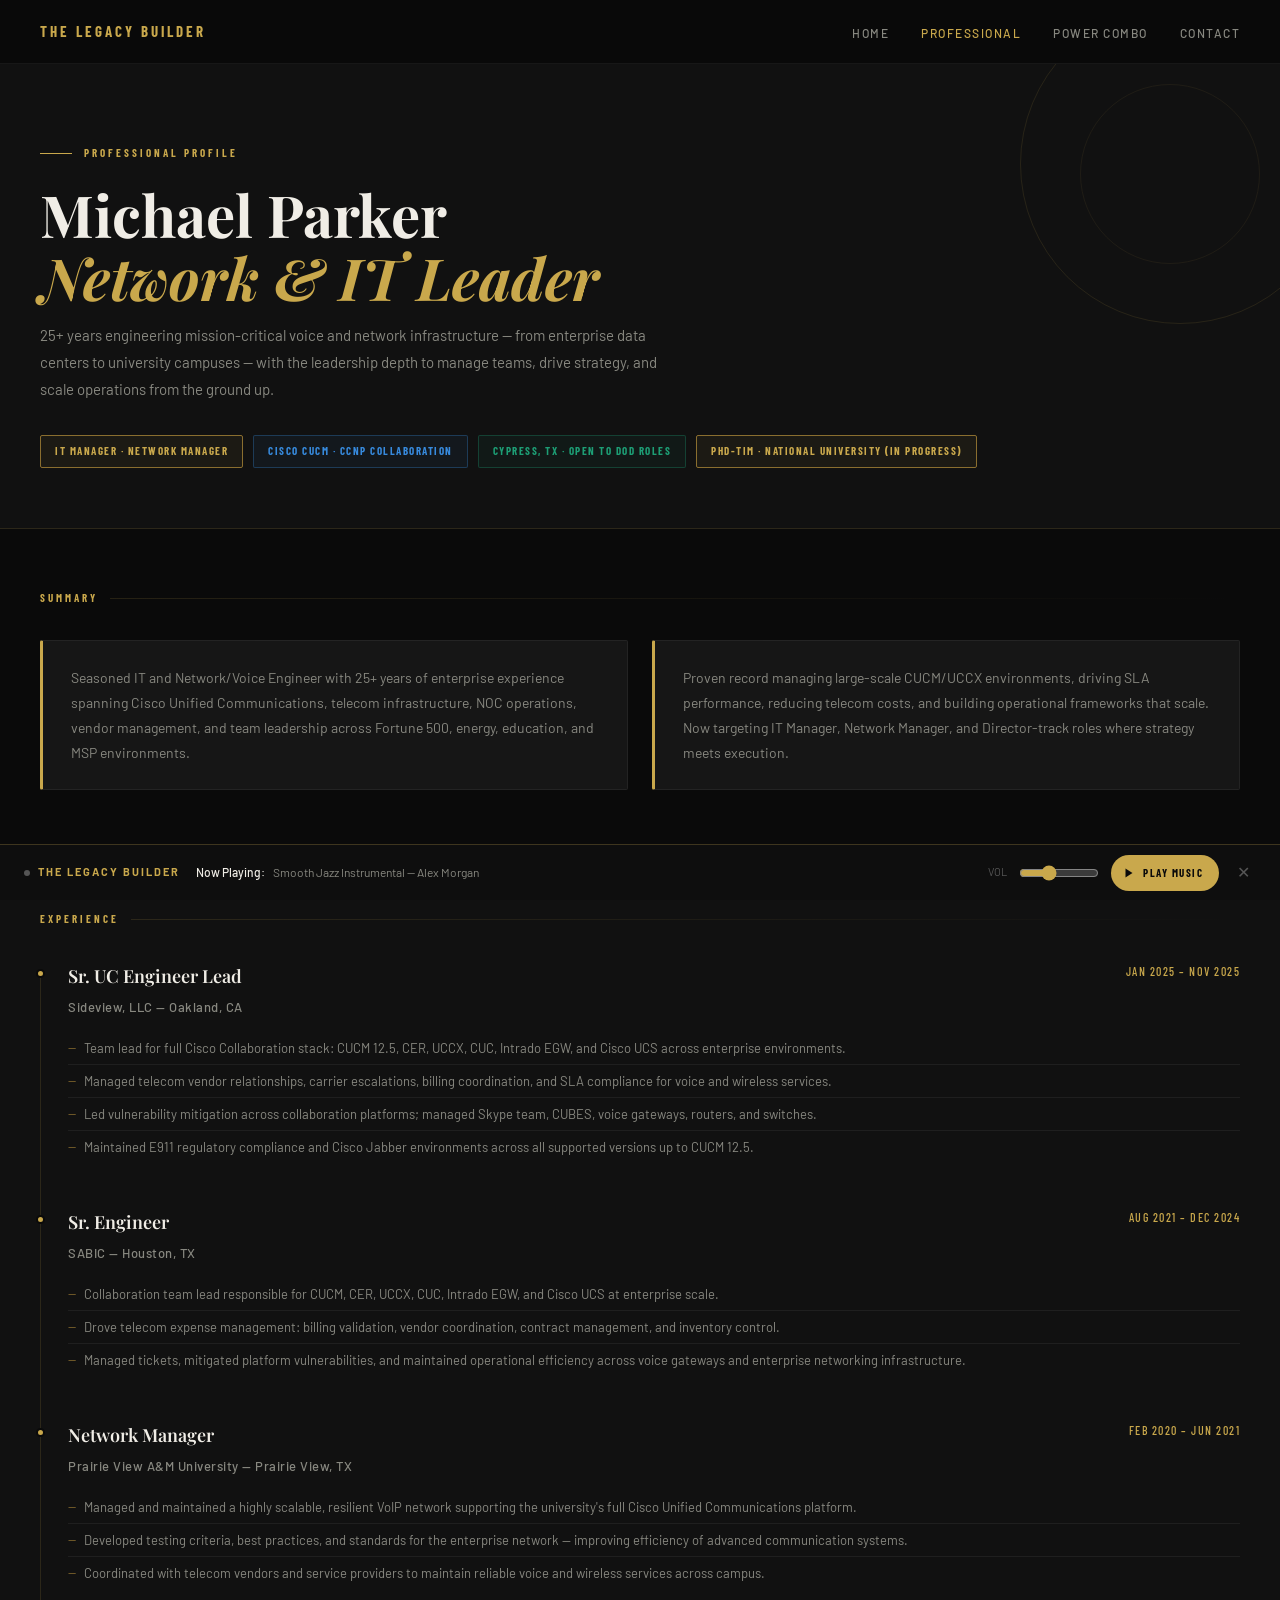
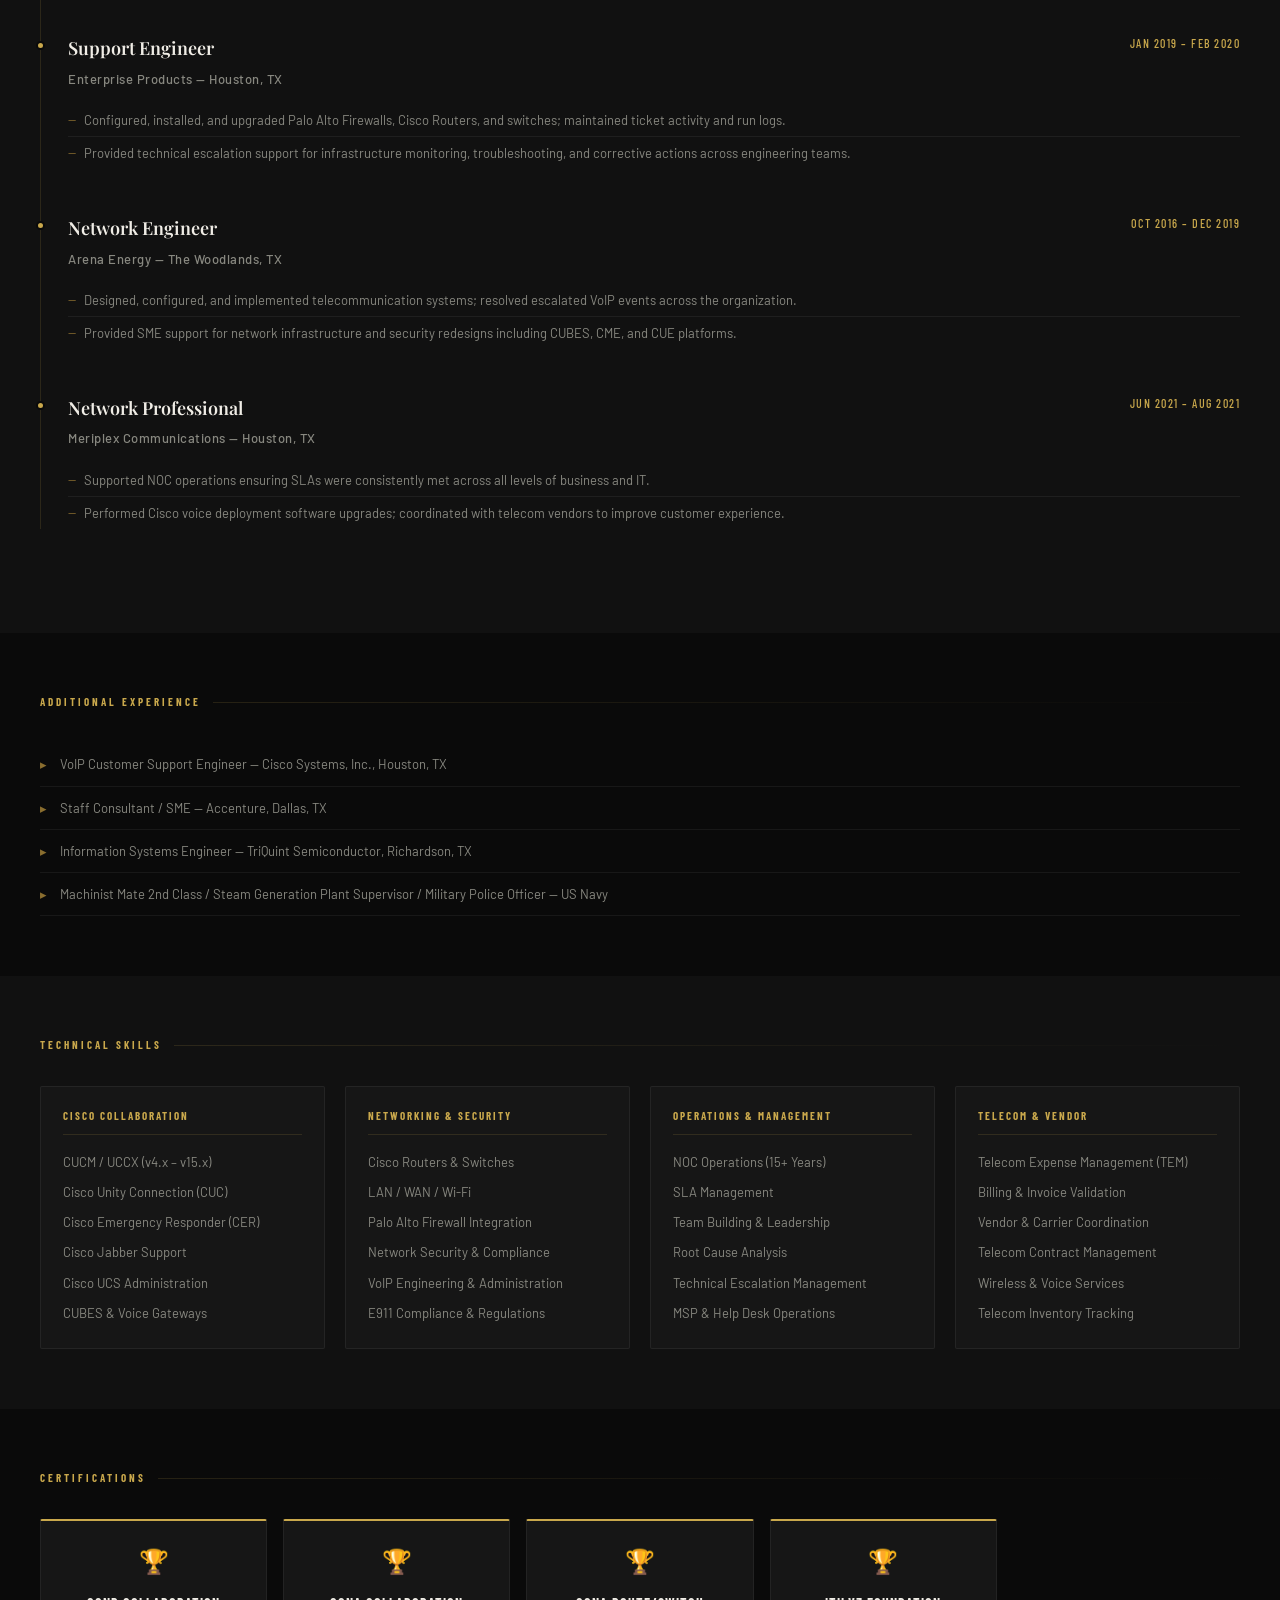
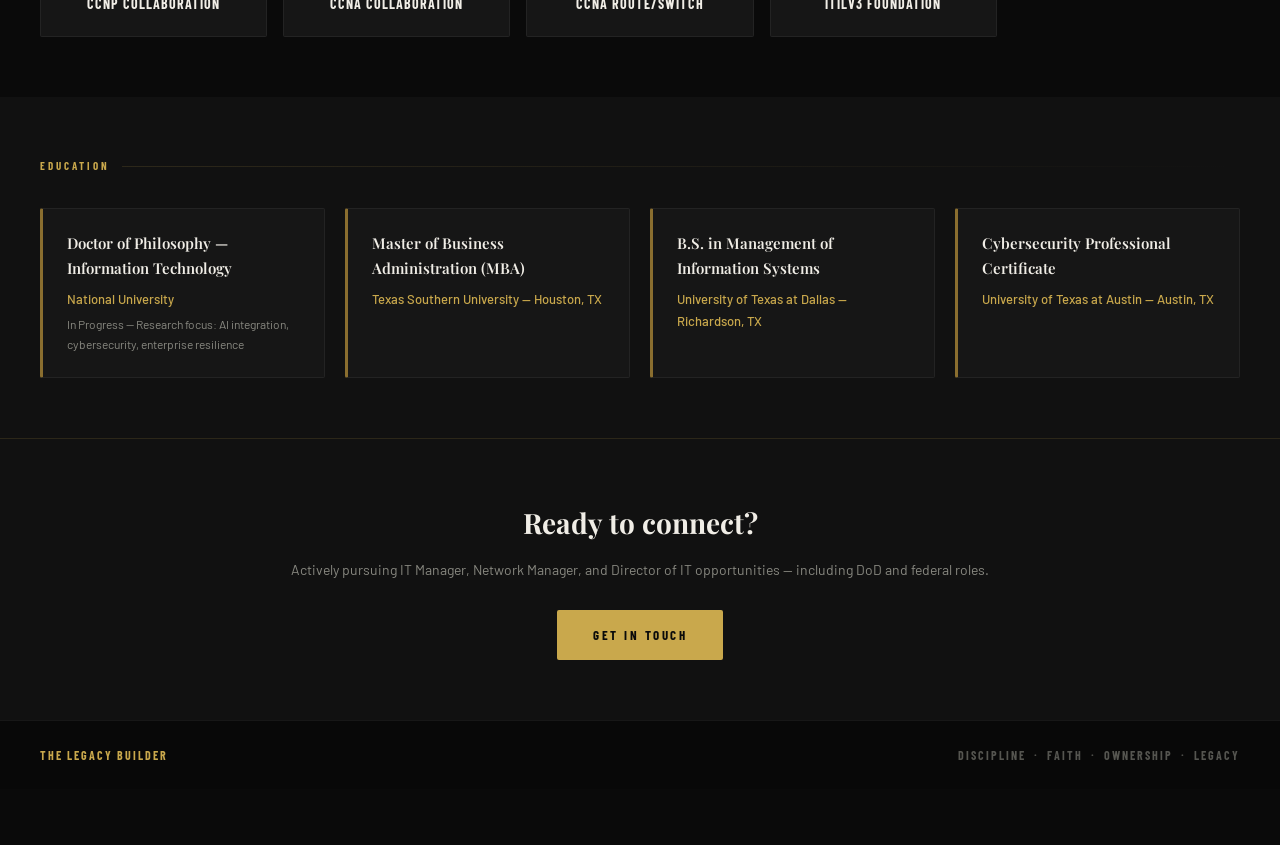
<file: professional.html>
<!DOCTYPE html>
<html lang="en">
<head>
<meta charset="UTF-8"/>
<meta name="viewport" content="width=device-width, initial-scale=1.0"/>
<title>Professional — Michael Parker | The Legacy Builder</title>
<link href="https://fonts.googleapis.com/css2?family=Playfair+Display:ital,wght@0,600;0,700;1,700&family=Barlow:wght@300;400;500;600&family=Barlow+Condensed:wght@500;700&display=swap" rel="stylesheet"/>
<style>
  *, *::before, *::after { box-sizing: border-box; margin: 0; padding: 0; }

  :root {
    --bg: #0A0A0A;
    --bg2: #111111;
    --bg3: #161616;
    --bg4: #1C1C1C;
    --gold: #C9A84C;
    --gold-dim: #8A6E2F;
    --white: #F0EDE6;
    --gray: #888880;
    --gray-dim: #555550;
    --border: rgba(201,168,76,0.15);
    --border-dim: rgba(255,255,255,0.06);
    --blue: #378ADD;
    --green: #1D9E75;
    --red: #E24B4A;
  }

  body {
    background: var(--bg);
    color: var(--white);
    font-family: 'Barlow', sans-serif;
    font-weight: 400;
    line-height: 1.7;
    -webkit-font-smoothing: antialiased;
  }

  /* ── NAV ── */
  nav {
    position: sticky; top: 0; z-index: 100;
    background: rgba(10,10,10,0.96);
    border-bottom: 1px solid var(--border-dim);
    padding: 0 40px;
    display: flex; align-items: center; justify-content: space-between;
    height: 64px;
    backdrop-filter: blur(8px);
  }
  .nav-brand {
    font-family: 'Barlow Condensed', sans-serif;
    font-size: 15px; font-weight: 700;
    letter-spacing: 3px; color: var(--gold);
    text-decoration: none; text-transform: uppercase;
  }
  .nav-links { display: flex; gap: 32px; list-style: none; }
  .nav-links a {
    font-size: 12px; font-weight: 500; letter-spacing: 1.5px;
    text-transform: uppercase; color: var(--gray);
    text-decoration: none; transition: color 0.2s;
  }
  .nav-links a:hover, .nav-links a.active { color: var(--gold); }

  /* ── HERO BAND ── */
  .prof-hero {
    background: var(--bg2);
    border-bottom: 1px solid var(--border);
    padding: 80px 40px 60px;
    position: relative; overflow: hidden;
  }
  .prof-hero::before {
    content: '';
    position: absolute; top: -60px; right: -60px;
    width: 320px; height: 320px; border-radius: 50%;
    border: 1px solid rgba(201,168,76,0.12);
    pointer-events: none;
  }
  .prof-hero::after {
    content: '';
    position: absolute; top: 20px; right: 20px;
    width: 180px; height: 180px; border-radius: 50%;
    border: 1px solid rgba(201,168,76,0.08);
    pointer-events: none;
  }
  .hero-eyebrow {
    display: flex; align-items: center; gap: 12px;
    margin-bottom: 20px;
  }
  .hero-eyebrow span {
    display: block; width: 32px; height: 1px; background: var(--gold);
  }
  .hero-eyebrow p {
    font-family: 'Barlow Condensed', sans-serif;
    font-size: 11px; font-weight: 700;
    letter-spacing: 3px; text-transform: uppercase; color: var(--gold);
  }
  .prof-hero h1 {
    font-family: 'Playfair Display', serif;
    font-size: clamp(36px, 5vw, 58px);
    font-weight: 700; line-height: 1.1;
    color: var(--white); margin-bottom: 12px;
  }
  .prof-hero h1 em {
    font-style: italic; color: var(--gold);
  }
  .brand-statement {
    font-size: 15px; color: var(--gray);
    max-width: 620px; margin-bottom: 32px;
    line-height: 1.8;
  }
  .hero-tags { display: flex; flex-wrap: wrap; gap: 10px; }
  .tag {
    font-family: 'Barlow Condensed', sans-serif;
    font-size: 11px; font-weight: 700;
    letter-spacing: 1.5px; text-transform: uppercase;
    padding: 6px 14px; border-radius: 2px;
    border: 1px solid;
  }
  .tag-gold { color: var(--gold); border-color: var(--gold-dim); background: rgba(201,168,76,0.06); }
  .tag-blue { color: var(--blue); border-color: rgba(55,138,221,0.3); background: rgba(55,138,221,0.06); }
  .tag-green { color: var(--green); border-color: rgba(29,158,117,0.3); background: rgba(29,158,117,0.06); }

  /* ── LAYOUT ── */
  .section { padding: 60px 40px; }
  .section-alt { background: var(--bg2); }
  .section-label {
    font-family: 'Barlow Condensed', sans-serif;
    font-size: 11px; font-weight: 700;
    letter-spacing: 3px; text-transform: uppercase;
    color: var(--gold); margin-bottom: 32px;
    display: flex; align-items: center; gap: 12px;
  }
  .section-label::after {
    content: ''; flex: 1; height: 1px;
    background: linear-gradient(to right, var(--border), transparent);
  }
  .section h2 {
    font-family: 'Playfair Display', serif;
    font-size: 28px; font-weight: 700;
    color: var(--white); margin-bottom: 8px;
  }

  /* ── SUMMARY ── */
  .summary-grid {
    display: grid;
    grid-template-columns: 1fr 1fr;
    gap: 24px; margin-top: 8px;
  }
  .summary-card {
    background: var(--bg3);
    border: 1px solid var(--border-dim);
    border-left: 3px solid var(--gold);
    padding: 24px 28px;
    border-radius: 2px;
  }
  .summary-card p {
    font-size: 14px; color: var(--gray); line-height: 1.8;
  }

  /* ── ENDORSEMENTS ── */
  #endorsements[hidden] { display: none; }
  .endorse-intro { font-size: 14px; color: var(--gray); margin-bottom: 36px; max-width: 620px; }
  .endorse-group + .endorse-group { margin-top: 40px; }
  .endorse-group-title {
    font-family: 'Barlow Condensed', sans-serif;
    font-size: 13px; font-weight: 700; letter-spacing: 2px;
    text-transform: uppercase; color: var(--white);
    margin-bottom: 18px;
  }
  .endorse-grid {
    display: grid;
    grid-template-columns: repeat(auto-fit, minmax(300px, 1fr));
    gap: 24px;
  }
  .endorse-card {
    background: var(--bg3);
    border: 1px solid var(--border-dim);
    border-top: 2px solid var(--gold);
    padding: 28px 28px 24px;
    border-radius: 2px;
    display: flex; flex-direction: column; justify-content: space-between;
    position: relative;
  }
  .endorse-card::before {
    content: '\201C';
    font-family: 'Playfair Display', serif;
    font-size: 56px; line-height: 1;
    color: var(--gold-dim);
    position: absolute; top: 14px; left: 22px;
  }
  .endorse-card blockquote {
    font-family: 'Playfair Display', serif;
    font-style: italic; font-size: 16px; line-height: 1.7;
    color: var(--white);
    margin: 28px 0 22px;
  }
  .endorse-card figcaption {
    border-top: 1px solid var(--border-dim);
    padding-top: 14px;
    display: flex; flex-direction: column; gap: 2px;
  }
  .endorse-name {
    font-family: 'Barlow Condensed', sans-serif;
    font-size: 14px; font-weight: 700; letter-spacing: 1.5px;
    text-transform: uppercase; color: var(--gold);
  }
  .endorse-meta { font-size: 12px; color: var(--gray); }
  .endorse-note { margin-top: 32px; font-size: 12px; color: var(--gray-dim); letter-spacing: 0.5px; }
  @media (max-width: 700px) {
    .endorse-grid { grid-template-columns: 1fr; }
  }

  /* ── EXPERIENCE ── */
  .timeline { position: relative; }
  .timeline::before {
    content: ''; position: absolute;
    left: 0; top: 8px; bottom: 0;
    width: 1px; background: var(--border);
  }
  .job {
    padding-left: 28px; margin-bottom: 44px;
    position: relative;
  }
  .job::before {
    content: ''; position: absolute;
    left: -4px; top: 8px;
    width: 9px; height: 9px; border-radius: 50%;
    background: var(--gold); border: 2px solid var(--bg);
  }
  .job-header {
    display: flex; justify-content: space-between;
    align-items: flex-start; flex-wrap: wrap;
    gap: 8px; margin-bottom: 4px;
  }
  .job-title {
    font-family: 'Playfair Display', serif;
    font-size: 18px; font-weight: 600; color: var(--white);
  }
  .job-date {
    font-family: 'Barlow Condensed', sans-serif;
    font-size: 12px; font-weight: 500;
    letter-spacing: 1.5px; text-transform: uppercase;
    color: var(--gold); white-space: nowrap;
  }
  .job-company {
    font-size: 13px; font-weight: 500;
    color: var(--gray); margin-bottom: 14px;
    letter-spacing: 0.5px;
  }
  .job ul { list-style: none; padding: 0; }
  .job ul li {
    font-size: 13px; color: var(--gray);
    padding: 5px 0 5px 16px;
    position: relative; line-height: 1.7;
    border-bottom: 1px solid var(--border-dim);
  }
  .job ul li:last-child { border-bottom: none; }
  .job ul li::before {
    content: '—'; position: absolute; left: 0;
    color: var(--gold-dim); font-size: 12px;
  }

  /* ── SKILLS GRID ── */
  .skills-outer {
    display: grid;
    grid-template-columns: repeat(auto-fill, minmax(240px, 1fr));
    gap: 20px;
  }
  .skill-group {
    background: var(--bg3);
    border: 1px solid var(--border-dim);
    padding: 20px 22px;
    border-radius: 2px;
  }
  .skill-group-title {
    font-family: 'Barlow Condensed', sans-serif;
    font-size: 11px; font-weight: 700;
    letter-spacing: 2px; text-transform: uppercase;
    color: var(--gold); margin-bottom: 12px;
    padding-bottom: 8px;
    border-bottom: 1px solid var(--border);
  }
  .skill-list { list-style: none; }
  .skill-list li {
    font-size: 13px; color: var(--gray);
    padding: 4px 0;
  }

  /* ── CERTS ── */
  .certs-grid {
    display: grid;
    grid-template-columns: repeat(auto-fill, minmax(200px, 1fr));
    gap: 16px;
  }
  .cert-card {
    background: var(--bg3);
    border: 1px solid var(--border-dim);
    border-top: 2px solid var(--gold);
    padding: 20px;
    border-radius: 2px;
    text-align: center;
  }
  .cert-card .cert-icon {
    font-size: 24px; margin-bottom: 10px; display: block;
  }
  .cert-card p {
    font-family: 'Barlow Condensed', sans-serif;
    font-size: 14px; font-weight: 700;
    letter-spacing: 1px; color: var(--white);
    text-transform: uppercase;
  }

  /* ── EDUCATION ── */
  .edu-grid {
    display: grid;
    grid-template-columns: repeat(auto-fill, minmax(280px, 1fr));
    gap: 20px;
  }
  .edu-card {
    background: var(--bg3);
    border: 1px solid var(--border-dim);
    border-left: 3px solid var(--gold-dim);
    padding: 22px 24px;
    border-radius: 2px;
  }
  .edu-degree {
    font-family: 'Playfair Display', serif;
    font-size: 15px; font-weight: 600;
    color: var(--white); margin-bottom: 6px;
  }
  .edu-school {
    font-size: 13px; color: var(--gold);
    font-weight: 500; margin-bottom: 4px;
  }
  .edu-note {
    font-size: 12px; color: var(--gray);
  }

  /* ── ADDITIONAL ── */
  .additional-list { list-style: none; }
  .additional-list li {
    font-size: 13px; color: var(--gray);
    padding: 10px 0; padding-left: 20px;
    border-bottom: 1px solid var(--border-dim);
    position: relative;
  }
  .additional-list li::before {
    content: '▸'; position: absolute; left: 0;
    color: var(--gold-dim);
  }

  /* ── CTA ── */
  .cta-band {
    background: var(--bg2);
    border-top: 1px solid var(--border);
    padding: 60px 40px;
    text-align: center;
  }
  .cta-band h3 {
    font-family: 'Playfair Display', serif;
    font-size: 28px; color: var(--white);
    margin-bottom: 12px;
  }
  .cta-band p {
    font-size: 14px; color: var(--gray);
    margin-bottom: 28px;
  }
  .cta-btn {
    display: inline-block;
    font-family: 'Barlow Condensed', sans-serif;
    font-size: 13px; font-weight: 700;
    letter-spacing: 2.5px; text-transform: uppercase;
    color: var(--bg); background: var(--gold);
    padding: 14px 36px; text-decoration: none;
    border-radius: 2px; transition: opacity 0.2s;
  }
  .cta-btn:hover { opacity: 0.85; }

  /* ── FOOTER ── */
  footer {
    background: #080808;
    border-top: 1px solid var(--border-dim);
    padding: 24px 40px;
    display: flex; justify-content: space-between; align-items: center;
    flex-wrap: wrap; gap: 12px;
  }
  footer p {
    font-family: 'Barlow Condensed', sans-serif;
    font-size: 12px; font-weight: 700;
    letter-spacing: 2px; text-transform: uppercase;
  }
  footer .brand { color: var(--gold); }
  footer .tagline { color: var(--gray-dim); }

  /* ── RESPONSIVE ── */
  @media (max-width: 700px) {
    nav { padding: 0 20px; }
    .nav-links { display: none; }
    .prof-hero, .section, .cta-band, footer { padding-left: 20px; padding-right: 20px; }
    .summary-grid { grid-template-columns: 1fr; }
    .job-header { flex-direction: column; }
  }

  /* ── FADE IN ── */
  .fade-in { opacity: 0; transform: translateY(16px); transition: opacity 0.5s ease, transform 0.5s ease; }
  .fade-in.visible { opacity: 1; transform: translateY(0); }
</style>
</head>
<body>

<!-- NAV -->
<nav>
  <a class="nav-brand" href="https://www.mpthelegacybuilder.com">The Legacy Builder</a>
  <ul class="nav-links">
    <li><a href="https://www.mpthelegacybuilder.com">Home</a></li>
    <li><a href="#" class="active">Professional</a></li>
    <li><a href="https://www.mpthelegacybuilder.com/#combo">Power Combo</a></li>
    <li><a href="mailto:michael@mpthelegacybuilder.com">Contact</a></li>
  </ul>
</nav>

<!-- HERO -->
<section class="prof-hero fade-in">
  <div class="hero-eyebrow">
    <span></span>
    <p>Professional Profile</p>
  </div>
  <h1>Michael Parker<br><em>Network & IT Leader</em></h1>
  <p class="brand-statement">
    25+ years engineering mission-critical voice and network infrastructure — from enterprise data centers to university campuses — with the leadership depth to manage teams, drive strategy, and scale operations from the ground up.
  </p>
  <div class="hero-tags">
    <span class="tag tag-gold">IT Manager · Network Manager</span>
    <span class="tag tag-blue">Cisco CUCM · CCNP Collaboration</span>
    <span class="tag tag-green">Cypress, TX · Open to DoD Roles</span>
    <span class="tag tag-gold">PhD-TIM · National University (In Progress)</span>
  </div>
</section>

<!-- PROFESSIONAL SUMMARY -->
<section class="section fade-in">
  <div class="section-label">Summary</div>
  <div class="summary-grid">
    <div class="summary-card">
      <p>Seasoned IT and Network/Voice Engineer with 25+ years of enterprise experience spanning Cisco Unified Communications, telecom infrastructure, NOC operations, vendor management, and team leadership across Fortune 500, energy, education, and MSP environments.</p>
    </div>
    <div class="summary-card">
      <p>Proven record managing large-scale CUCM/UCCX environments, driving SLA performance, reducing telecom costs, and building operational frameworks that scale. Now targeting IT Manager, Network Manager, and Director-track roles where strategy meets execution.</p>
    </div>
  </div>
</section>

<!-- EXPERIENCE -->
<section class="section section-alt fade-in">
  <div class="section-label">Experience</div>
  <div class="timeline">

    <div class="job">
      <div class="job-header">
        <span class="job-title">Sr. UC Engineer Lead</span>
        <span class="job-date">Jan 2025 – Nov 2025</span>
      </div>
      <div class="job-company">Sideview, LLC — Oakland, CA</div>
      <ul>
        <li>Team lead for full Cisco Collaboration stack: CUCM 12.5, CER, UCCX, CUC, Intrado EGW, and Cisco UCS across enterprise environments.</li>
        <li>Managed telecom vendor relationships, carrier escalations, billing coordination, and SLA compliance for voice and wireless services.</li>
        <li>Led vulnerability mitigation across collaboration platforms; managed Skype team, CUBES, voice gateways, routers, and switches.</li>
        <li>Maintained E911 regulatory compliance and Cisco Jabber environments across all supported versions up to CUCM 12.5.</li>
      </ul>
    </div>

    <div class="job">
      <div class="job-header">
        <span class="job-title">Sr. Engineer</span>
        <span class="job-date">Aug 2021 – Dec 2024</span>
      </div>
      <div class="job-company">SABIC — Houston, TX</div>
      <ul>
        <li>Collaboration team lead responsible for CUCM, CER, UCCX, CUC, Intrado EGW, and Cisco UCS at enterprise scale.</li>
        <li>Drove telecom expense management: billing validation, vendor coordination, contract management, and inventory control.</li>
        <li>Managed tickets, mitigated platform vulnerabilities, and maintained operational efficiency across voice gateways and enterprise networking infrastructure.</li>
      </ul>
    </div>

    <div class="job">
      <div class="job-header">
        <span class="job-title">Network Manager</span>
        <span class="job-date">Feb 2020 – Jun 2021</span>
      </div>
      <div class="job-company">Prairie View A&M University — Prairie View, TX</div>
      <ul>
        <li>Managed and maintained a highly scalable, resilient VoIP network supporting the university's full Cisco Unified Communications platform.</li>
        <li>Developed testing criteria, best practices, and standards for the enterprise network — improving efficiency of advanced communication systems.</li>
        <li>Coordinated with telecom vendors and service providers to maintain reliable voice and wireless services across campus.</li>
      </ul>
    </div>

    <div class="job">
      <div class="job-header">
        <span class="job-title">Support Engineer</span>
        <span class="job-date">Jan 2019 – Feb 2020</span>
      </div>
      <div class="job-company">Enterprise Products — Houston, TX</div>
      <ul>
        <li>Configured, installed, and upgraded Palo Alto Firewalls, Cisco Routers, and switches; maintained ticket activity and run logs.</li>
        <li>Provided technical escalation support for infrastructure monitoring, troubleshooting, and corrective actions across engineering teams.</li>
      </ul>
    </div>

    <div class="job">
      <div class="job-header">
        <span class="job-title">Network Engineer</span>
        <span class="job-date">Oct 2016 – Dec 2019</span>
      </div>
      <div class="job-company">Arena Energy — The Woodlands, TX</div>
      <ul>
        <li>Designed, configured, and implemented telecommunication systems; resolved escalated VoIP events across the organization.</li>
        <li>Provided SME support for network infrastructure and security redesigns including CUBES, CME, and CUE platforms.</li>
      </ul>
    </div>

    <div class="job">
      <div class="job-header">
        <span class="job-title">Network Professional</span>
        <span class="job-date">Jun 2021 – Aug 2021</span>
      </div>
      <div class="job-company">Meriplex Communications — Houston, TX</div>
      <ul>
        <li>Supported NOC operations ensuring SLAs were consistently met across all levels of business and IT.</li>
        <li>Performed Cisco voice deployment software upgrades; coordinated with telecom vendors to improve customer experience.</li>
      </ul>
    </div>

  </div>
</section>

<!-- ADDITIONAL EXPERIENCE -->
<section class="section fade-in">
  <div class="section-label">Additional Experience</div>
  <ul class="additional-list">
    <li>VoIP Customer Support Engineer — Cisco Systems, Inc., Houston, TX</li>
    <li>Staff Consultant / SME — Accenture, Dallas, TX</li>
    <li>Information Systems Engineer — TriQuint Semiconductor, Richardson, TX</li>
    <li>Machinist Mate 2nd Class / Steam Generation Plant Supervisor / Military Police Officer — US Navy</li>
  </ul>
</section>

<!-- SKILLS -->
<section class="section section-alt fade-in">
  <div class="section-label">Technical Skills</div>
  <div class="skills-outer">
    <div class="skill-group">
      <div class="skill-group-title">Cisco Collaboration</div>
      <ul class="skill-list">
        <li>CUCM / UCCX (v4.x – v15.x)</li>
        <li>Cisco Unity Connection (CUC)</li>
        <li>Cisco Emergency Responder (CER)</li>
        <li>Cisco Jabber Support</li>
        <li>Cisco UCS Administration</li>
        <li>CUBES & Voice Gateways</li>
      </ul>
    </div>
    <div class="skill-group">
      <div class="skill-group-title">Networking & Security</div>
      <ul class="skill-list">
        <li>Cisco Routers & Switches</li>
        <li>LAN / WAN / Wi-Fi</li>
        <li>Palo Alto Firewall Integration</li>
        <li>Network Security & Compliance</li>
        <li>VoIP Engineering & Administration</li>
        <li>E911 Compliance & Regulations</li>
      </ul>
    </div>
    <div class="skill-group">
      <div class="skill-group-title">Operations & Management</div>
      <ul class="skill-list">
        <li>NOC Operations (15+ Years)</li>
        <li>SLA Management</li>
        <li>Team Building & Leadership</li>
        <li>Root Cause Analysis</li>
        <li>Technical Escalation Management</li>
        <li>MSP & Help Desk Operations</li>
      </ul>
    </div>
    <div class="skill-group">
      <div class="skill-group-title">Telecom & Vendor</div>
      <ul class="skill-list">
        <li>Telecom Expense Management (TEM)</li>
        <li>Billing & Invoice Validation</li>
        <li>Vendor & Carrier Coordination</li>
        <li>Telecom Contract Management</li>
        <li>Wireless & Voice Services</li>
        <li>Telecom Inventory Tracking</li>
      </ul>
    </div>
  </div>
</section>

<!-- CERTIFICATIONS -->
<section class="section fade-in">
  <div class="section-label">Certifications</div>
  <div class="certs-grid">
    <div class="cert-card">
      <span class="cert-icon">🏆</span>
      <p>CCNP Collaboration</p>
    </div>
    <div class="cert-card">
      <span class="cert-icon">🏆</span>
      <p>CCNA Collaboration</p>
    </div>
    <div class="cert-card">
      <span class="cert-icon">🏆</span>
      <p>CCNA Route/Switch</p>
    </div>
    <div class="cert-card">
      <span class="cert-icon">🏆</span>
      <p>ITILv3 Foundation</p>
    </div>
  </div>
</section>

<!-- EDUCATION -->
<section class="section section-alt fade-in">
  <div class="section-label">Education</div>
  <div class="edu-grid">
    <div class="edu-card">
      <div class="edu-degree">Doctor of Philosophy — Information Technology</div>
      <div class="edu-school">National University</div>
      <div class="edu-note">In Progress — Research focus: AI integration, cybersecurity, enterprise resilience</div>
    </div>
    <div class="edu-card">
      <div class="edu-degree">Master of Business Administration (MBA)</div>
      <div class="edu-school">Texas Southern University — Houston, TX</div>
    </div>
    <div class="edu-card">
      <div class="edu-degree">B.S. in Management of Information Systems</div>
      <div class="edu-school">University of Texas at Dallas — Richardson, TX</div>
    </div>
    <div class="edu-card">
      <div class="edu-degree">Cybersecurity Professional Certificate</div>
      <div class="edu-school">University of Texas at Austin — Austin, TX</div>
    </div>
  </div>
</section>

<!-- ENDORSEMENTS
     Stays hidden until at least one endorsement is added below.
     To add one: copy a line in ENDORSEMENTS, paste the approved quote, save.
     group "professional" = colleagues and shipmates (shown first)
     group "character"    = friends, family and mentors -->
<section class="section fade-in" id="endorsements" hidden>
  <div class="section-label">Endorsements</div>
  <h2>In Their Words</h2>
  <p class="endorse-intro">What colleagues, shipmates, and mentors say about working alongside Michael.</p>

  <div class="endorse-group" data-group="professional">
    <h3 class="endorse-group-title">Colleagues &amp; Shipmates</h3>
    <div class="endorse-grid"></div>
  </div>

  <div class="endorse-group" data-group="character">
    <h3 class="endorse-group-title">Character &amp; Mentorship</h3>
    <div class="endorse-grid"></div>
  </div>

  <p class="endorse-note">Full letters of recommendation available upon request.</p>
</section>

<script>
  /* Add approved endorsements here. Only real, approved words, exactly as written. */
  const ENDORSEMENTS = [
    // { group: "professional", name: "Jennifer Robertson", title: "", relation: "Worked together at Anadarko Petroleum", quote: "" },
    // { group: "professional", name: "JB",                 title: "", relation: "Worked together at SABIC",             quote: "" },
    // { group: "professional", name: "Elvin Rayford",      title: "", relation: "Served together, U.S. Navy",           quote: "" },
    // { group: "character",    name: "Jerome Powell",      title: "", relation: "Cousin and mentor",                     quote: "" },
    // { group: "character",    name: "Perry Turner",       title: "", relation: "Longtime friend and mentor",            quote: "" },
    // { group: "character",    name: "Edward Elliott",     title: "", relation: "Friend since childhood, 52+ years",     quote: "" },
  ];

  (function () {
    const list = ENDORSEMENTS.filter(e => e.quote && e.quote.trim());
    if (!list.length) return;
    const section = document.getElementById('endorsements');
    section.querySelectorAll('.endorse-group').forEach(group => {
      const items = list.filter(e => e.group === group.dataset.group);
      if (!items.length) { group.remove(); return; }
      const grid = group.querySelector('.endorse-grid');
      items.forEach(e => {
        const card = document.createElement('figure');
        card.className = 'endorse-card';
        const q = document.createElement('blockquote');
        q.textContent = e.quote.trim();
        const cap = document.createElement('figcaption');
        const nm = document.createElement('span');
        nm.className = 'endorse-name';
        nm.textContent = e.name;
        cap.appendChild(nm);
        const meta = [e.title, e.relation].filter(Boolean).join(' · ');
        if (meta) {
          const m = document.createElement('span');
          m.className = 'endorse-meta';
          m.textContent = meta;
          cap.appendChild(m);
        }
        card.append(q, cap);
        grid.appendChild(card);
      });
    });
    section.hidden = false;
  })();
</script>

<!-- CTA -->
<div class="cta-band fade-in">
  <h3>Ready to connect?</h3>
  <p>Actively pursuing IT Manager, Network Manager, and Director of IT opportunities — including DoD and federal roles.</p>
  <a class="cta-btn" href="mailto:michael@mpthelegacybuilder.com">Get in Touch</a>
</div>

<!-- FOOTER -->
<footer>
  <p class="brand">The Legacy Builder</p>
  <p class="tagline">Discipline &nbsp;·&nbsp; Faith &nbsp;·&nbsp; Ownership &nbsp;·&nbsp; Legacy</p>
</footer>

<script>
  const observer = new IntersectionObserver((entries) => {
    entries.forEach(e => { if (e.isIntersecting) e.target.classList.add('visible'); });
  }, { threshold: 0.1 });
  document.querySelectorAll('.fade-in').forEach(el => observer.observe(el));
</script>

<!-- MUSIC PLAYER BAR: START -->
<link rel="stylesheet" href="/assets/css/lp-player.css"/>
<div id="lp-player" hidden>
  <div class="lp-logo paused" id="lp-logo">THE LEGACY BUILDER</div>
  <div class="lp-track"><strong>Now Playing:</strong> <span id="lp-track-name">Smooth Jazz Instrumental</span></div>
  <div class="lp-controls">
    <span id="lp-vol-label">VOL</span>
    <input type="range" id="lp-volume" min="0" max="100" value="35" aria-label="Music volume"/>
    <button id="lp-play-btn" type="button" aria-label="Play music" aria-pressed="false">
      <svg id="lp-icon-play" viewBox="0 0 24 24" aria-hidden="true"><polygon points="5,3 19,12 5,21"/></svg>
      <svg id="lp-icon-pause" viewBox="0 0 24 24" aria-hidden="true" style="display:none;"><rect x="5" y="3" width="4" height="18"/><rect x="15" y="3" width="4" height="18"/></svg>
      <span id="lp-play-text">Play music</span>
    </button>
    <button id="lp-dismiss" type="button" aria-label="Close music player" title="Close player">&#x2715;</button>
  </div>
</div>
<script src="/assets/js/lp-player.js" defer></script>
<!-- MUSIC PLAYER BAR: END -->

</body>
</html>
</file>
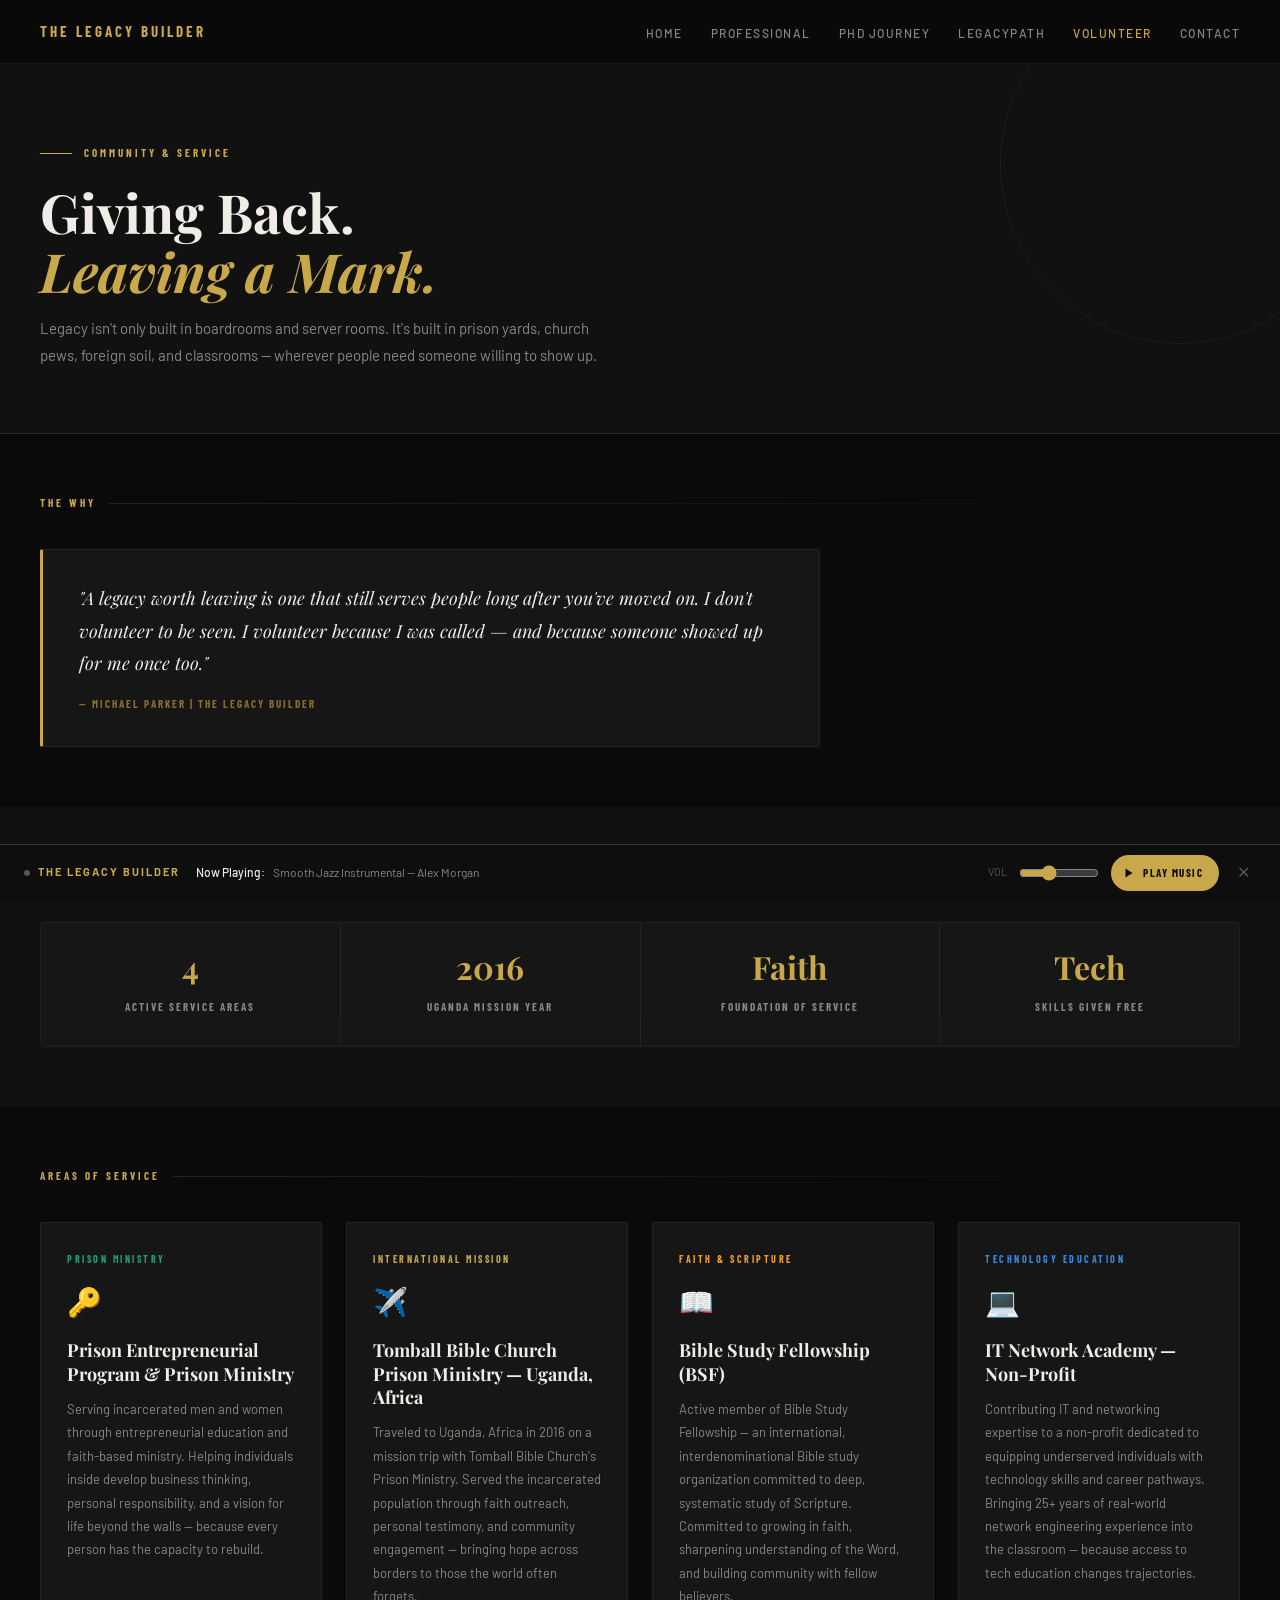
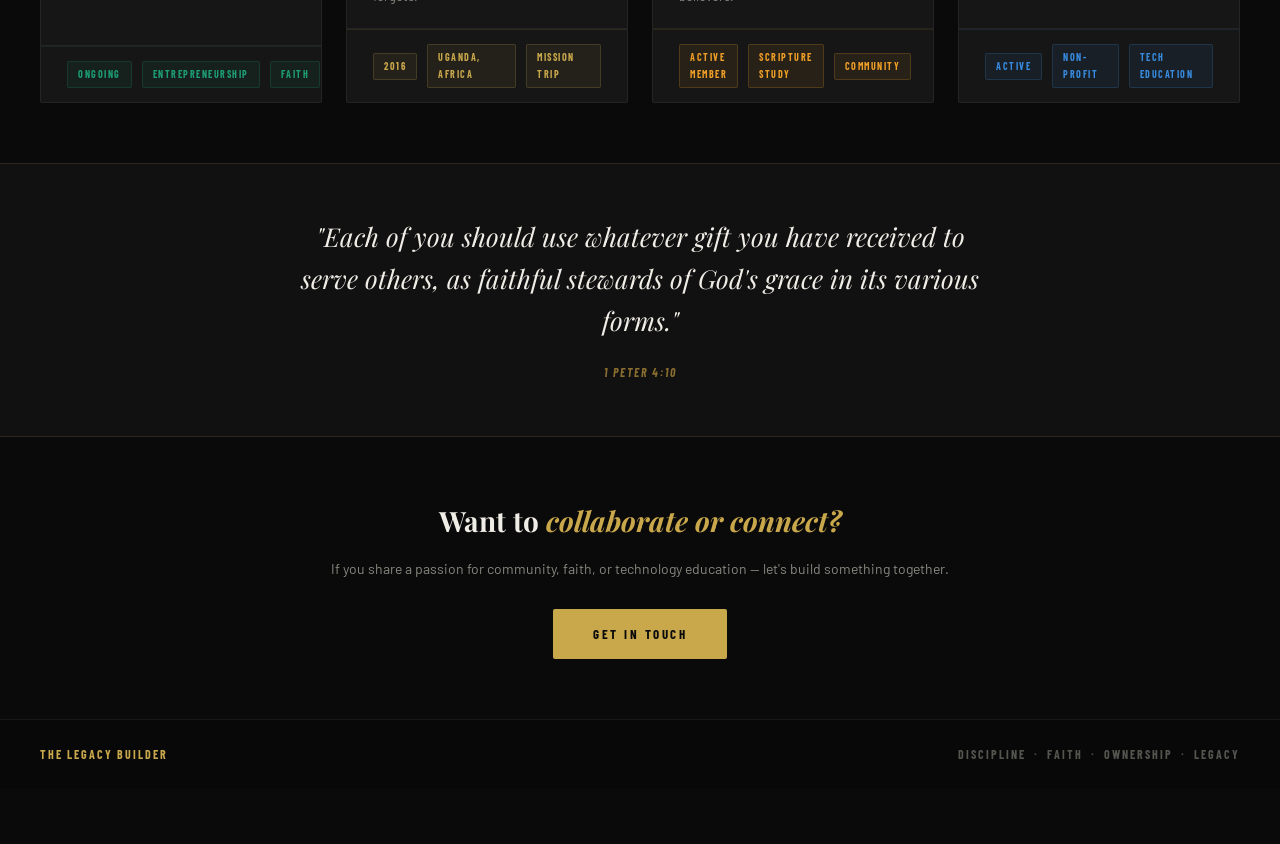
<file: volunteer.html>
<!DOCTYPE html>
<html lang="en">
<head>
<meta charset="UTF-8"/>
<meta name="viewport" content="width=device-width, initial-scale=1.0"/>
<title>Volunteer Service — Michael Parker | The Legacy Builder</title>
<link href="https://fonts.googleapis.com/css2?family=Playfair+Display:ital,wght@0,600;0,700;1,700&family=Barlow:wght@300;400;500;600&family=Barlow+Condensed:wght@500;700&display=swap" rel="stylesheet"/>
<style>
  *, *::before, *::after { box-sizing: border-box; margin: 0; padding: 0; }

  :root {
    --bg: #0A0A0A;
    --bg2: #111111;
    --bg3: #161616;
    --gold: #C9A84C;
    --gold-dim: #8A6E2F;
    --white: #F0EDE6;
    --gray: #888880;
    --gray-dim: #555550;
    --border: rgba(201,168,76,0.15);
    --border-dim: rgba(255,255,255,0.06);
    --green: #1D9E75;
    --blue: #378ADD;
    --amber: #EF9F27;
    --purple: #7F77DD;
  }

  body {
    background: var(--bg);
    color: var(--white);
    font-family: 'Barlow', sans-serif;
    font-weight: 400;
    line-height: 1.7;
    -webkit-font-smoothing: antialiased;
  }

  /* ── NAV ── */
  nav {
    position: sticky; top: 0; z-index: 100;
    background: rgba(10,10,10,0.96);
    border-bottom: 1px solid var(--border-dim);
    padding: 0 40px;
    display: flex; align-items: center; justify-content: space-between;
    height: 64px;
    backdrop-filter: blur(8px);
  }
  .nav-brand {
    font-family: 'Barlow Condensed', sans-serif;
    font-size: 15px; font-weight: 700;
    letter-spacing: 3px; color: var(--gold);
    text-decoration: none; text-transform: uppercase;
  }
  .nav-links { display: flex; gap: 28px; list-style: none; }
  .nav-links a {
    font-size: 12px; font-weight: 500; letter-spacing: 1.5px;
    text-transform: uppercase; color: var(--gray);
    text-decoration: none; transition: color 0.2s;
  }
  .nav-links a:hover, .nav-links a.active { color: var(--gold); }

  /* ── HERO ── */
  .hero {
    background: var(--bg2);
    border-bottom: 1px solid var(--border);
    padding: 80px 40px 64px;
    position: relative; overflow: hidden;
  }
  .hero::before {
    content: '';
    position: absolute; top: -80px; right: -80px;
    width: 360px; height: 360px; border-radius: 50%;
    border: 1px solid rgba(201,168,76,0.08);
    pointer-events: none;
  }
  .eyebrow {
    display: flex; align-items: center; gap: 12px; margin-bottom: 20px;
  }
  .eyebrow span { display: block; width: 32px; height: 1px; background: var(--gold); }
  .eyebrow p {
    font-family: 'Barlow Condensed', sans-serif;
    font-size: 11px; font-weight: 700;
    letter-spacing: 3px; text-transform: uppercase; color: var(--gold);
  }
  .hero h1 {
    font-family: 'Playfair Display', serif;
    font-size: clamp(32px, 5vw, 54px);
    font-weight: 700; line-height: 1.1;
    color: var(--white); margin-bottom: 14px;
  }
  .hero h1 em { font-style: italic; color: var(--gold); }
  .hero-sub {
    font-size: 15px; color: var(--gray);
    max-width: 580px; line-height: 1.8;
  }

  /* ── SECTIONS ── */
  .section { padding: 60px 40px; }
  .section-alt { background: var(--bg2); }
  .section-label {
    font-family: 'Barlow Condensed', sans-serif;
    font-size: 11px; font-weight: 700;
    letter-spacing: 3px; text-transform: uppercase;
    color: var(--gold); margin-bottom: 36px;
    display: flex; align-items: center; gap: 12px;
  }
  .section-label::after {
    content: ''; flex: 1; height: 1px;
    background: linear-gradient(to right, var(--border), transparent);
  }

  /* ── MISSION STATEMENT ── */
  .mission-card {
    background: var(--bg3);
    border: 1px solid var(--border-dim);
    border-left: 3px solid var(--gold);
    padding: 32px 36px;
    border-radius: 2px;
    max-width: 780px;
  }
  .mission-card p {
    font-family: 'Playfair Display', serif;
    font-size: 18px; font-style: italic;
    color: var(--white); line-height: 1.8;
  }
  .mission-card .attr {
    font-family: 'Barlow Condensed', sans-serif;
    font-size: 11px; font-weight: 700;
    letter-spacing: 2px; text-transform: uppercase;
    color: var(--gold-dim); margin-top: 16px;
    font-style: normal;
  }

  /* ── VOLUNTEER CARDS ── */
  .vol-grid {
    display: grid;
    grid-template-columns: repeat(auto-fill, minmax(280px, 1fr));
    gap: 24px;
  }
  .vol-card {
    background: var(--bg3);
    border: 1px solid var(--border-dim);
    border-radius: 2px;
    overflow: hidden;
    display: flex; flex-direction: column;
    transition: border-color 0.2s;
  }
  .vol-card:hover { border-color: var(--gold-dim); }
  .vol-card-top {
    padding: 28px 26px 20px;
    border-bottom: 1px solid var(--border-dim);
    flex: 1;
  }
  .vol-category {
    font-family: 'Barlow Condensed', sans-serif;
    font-size: 10px; font-weight: 700;
    letter-spacing: 2.5px; text-transform: uppercase;
    margin-bottom: 10px; display: block;
  }
  .vol-icon {
    font-size: 28px; margin-bottom: 14px; display: block;
  }
  .vol-card h3 {
    font-family: 'Playfair Display', serif;
    font-size: 18px; font-weight: 700;
    color: var(--white); margin-bottom: 12px;
    line-height: 1.3;
  }
  .vol-card p {
    font-size: 13px; color: var(--gray); line-height: 1.8;
  }
  .vol-card-bottom {
    padding: 14px 26px;
    display: flex; align-items: center; gap: 10px;
  }
  .vol-tag {
    font-family: 'Barlow Condensed', sans-serif;
    font-size: 10px; font-weight: 700;
    letter-spacing: 1.5px; text-transform: uppercase;
    padding: 4px 10px; border-radius: 2px;
  }

  /* Color variants per card */
  .vol-faith .vol-category { color: var(--amber); }
  .vol-faith .vol-card-bottom { border-top: 1px solid rgba(239,159,39,0.12); }
  .vol-faith .vol-tag { background: rgba(239,159,39,0.08); border: 1px solid rgba(239,159,39,0.2); color: var(--amber); }

  .vol-prison .vol-category { color: var(--green); }
  .vol-prison .vol-card-bottom { border-top: 1px solid rgba(29,158,117,0.12); }
  .vol-prison .vol-tag { background: rgba(29,158,117,0.08); border: 1px solid rgba(29,158,117,0.2); color: var(--green); }

  .vol-mission .vol-category { color: var(--gold); }
  .vol-mission .vol-card-bottom { border-top: 1px solid rgba(201,168,76,0.12); }
  .vol-mission .vol-tag { background: rgba(201,168,76,0.08); border: 1px solid rgba(201,168,76,0.2); color: var(--gold); }

  .vol-tech .vol-category { color: var(--blue); }
  .vol-tech .vol-card-bottom { border-top: 1px solid rgba(55,138,221,0.12); }
  .vol-tech .vol-tag { background: rgba(55,138,221,0.08); border: 1px solid rgba(55,138,221,0.2); color: var(--blue); }

  /* ── IMPACT STATS ── */
  .impact-row {
    display: flex; flex-wrap: wrap; gap: 0;
    border: 1px solid var(--border-dim);
    border-radius: 2px; overflow: hidden;
  }
  .impact-item {
    flex: 1; min-width: 180px;
    padding: 28px 32px;
    background: var(--bg3);
    border-right: 1px solid var(--border-dim);
    text-align: center;
  }
  .impact-item:last-child { border-right: none; }
  .impact-val {
    font-family: 'Playfair Display', serif;
    font-size: 32px; font-weight: 700;
    color: var(--gold); display: block; line-height: 1;
    margin-bottom: 8px;
  }
  .impact-label {
    font-family: 'Barlow Condensed', sans-serif;
    font-size: 11px; font-weight: 700;
    letter-spacing: 2px; text-transform: uppercase;
    color: var(--gray);
  }

  /* ── QUOTE ── */
  .quote-band {
    background: var(--bg2);
    border-top: 1px solid var(--border);
    border-bottom: 1px solid var(--border);
    padding: 52px 40px;
    text-align: center;
  }
  .quote-band blockquote {
    font-family: 'Playfair Display', serif;
    font-size: clamp(18px, 3vw, 26px);
    font-style: italic; color: var(--white);
    max-width: 680px; margin: 0 auto 16px;
    line-height: 1.6;
  }
  .quote-band cite {
    font-family: 'Barlow Condensed', sans-serif;
    font-size: 12px; font-weight: 700;
    letter-spacing: 2px; text-transform: uppercase;
    color: var(--gold-dim);
  }

  /* ── CTA ── */
  .cta-band {
    padding: 60px 40px;
    text-align: center;
  }
  .cta-band h3 {
    font-family: 'Playfair Display', serif;
    font-size: 28px; color: var(--white); margin-bottom: 12px;
  }
  .cta-band h3 em { font-style: italic; color: var(--gold); }
  .cta-band p { font-size: 14px; color: var(--gray); margin-bottom: 28px; }
  .cta-btn {
    display: inline-block;
    font-family: 'Barlow Condensed', sans-serif;
    font-size: 13px; font-weight: 700;
    letter-spacing: 2.5px; text-transform: uppercase;
    color: var(--bg); background: var(--gold);
    padding: 14px 40px; text-decoration: none;
    border-radius: 2px; transition: opacity 0.2s;
  }
  .cta-btn:hover { opacity: 0.85; }

  /* ── FOOTER ── */
  footer {
    background: #080808;
    border-top: 1px solid var(--border-dim);
    padding: 24px 40px;
    display: flex; justify-content: space-between; align-items: center;
    flex-wrap: wrap; gap: 12px;
  }
  footer p {
    font-family: 'Barlow Condensed', sans-serif;
    font-size: 12px; font-weight: 700;
    letter-spacing: 2px; text-transform: uppercase;
  }
  footer .brand { color: var(--gold); }
  footer .tagline { color: var(--gray-dim); }

  /* ── RESPONSIVE ── */
  @media (max-width: 700px) {
    nav { padding: 0 20px; }
    .nav-links { display: none; }
    .hero, .section, .quote-band, .cta-band, footer { padding-left: 20px; padding-right: 20px; }
    .impact-item { border-right: none; border-bottom: 1px solid var(--border-dim); }
  }

  /* ── FADE IN ── */
  .fade-in { opacity: 0; transform: translateY(16px); transition: opacity 0.5s ease, transform 0.5s ease; }
  .fade-in.visible { opacity: 1; transform: translateY(0); }
</style>
</head>
<body>

<!-- NAV -->
<nav>
  <a class="nav-brand" href="https://www.mpthelegacybuilder.com">The Legacy Builder</a>
  <ul class="nav-links">
    <li><a href="https://www.mpthelegacybuilder.com">Home</a></li>
    <li><a href="professional.html">Professional</a></li>
    <li><a href="phd.html">PhD Journey</a></li>
    <li><a href="legacypath.html">LegacyPath</a></li>
    <li><a href="#" class="active">Volunteer</a></li>
    <li><a href="mailto:michael@mpthelegacybuilder.com">Contact</a></li>
  </ul>
</nav>

<!-- HERO -->
<section class="hero fade-in">
  <div class="eyebrow">
    <span></span>
    <p>Community & Service</p>
  </div>
  <h1>Giving Back.<br><em>Leaving a Mark.</em></h1>
  <p class="hero-sub">
    Legacy isn't only built in boardrooms and server rooms. It's built in prison yards, church pews, foreign soil, and classrooms — wherever people need someone willing to show up.
  </p>
</section>

<!-- MISSION STATEMENT -->
<section class="section fade-in">
  <div class="section-label">The Why</div>
  <div class="mission-card">
    <p>"A legacy worth leaving is one that still serves people long after you've moved on. I don't volunteer to be seen. I volunteer because I was called — and because someone showed up for me once too."</p>
    <div class="attr">— Michael Parker | The Legacy Builder</div>
  </div>
</section>

<!-- IMPACT STATS -->
<section class="section section-alt fade-in">
  <div class="section-label">Service at a Glance</div>
  <div class="impact-row">
    <div class="impact-item">
      <span class="impact-val">4</span>
      <span class="impact-label">Active Service Areas</span>
    </div>
    <div class="impact-item">
      <span class="impact-val">2016</span>
      <span class="impact-label">Uganda Mission Year</span>
    </div>
    <div class="impact-item">
      <span class="impact-val">Faith</span>
      <span class="impact-label">Foundation of Service</span>
    </div>
    <div class="impact-item">
      <span class="impact-val">Tech</span>
      <span class="impact-label">Skills Given Free</span>
    </div>
  </div>
</section>

<!-- VOLUNTEER CARDS -->
<section class="section fade-in">
  <div class="section-label">Areas of Service</div>
  <div class="vol-grid">

    <!-- Prison Ministry -->
    <div class="vol-card vol-prison">
      <div class="vol-card-top">
        <span class="vol-category">Prison Ministry</span>
        <span class="vol-icon">🔑</span>
        <h3>Prison Entrepreneurial Program & Prison Ministry</h3>
        <p>Serving incarcerated men and women through entrepreneurial education and faith-based ministry. Helping individuals inside develop business thinking, personal responsibility, and a vision for life beyond the walls — because every person has the capacity to rebuild.</p>
      </div>
      <div class="vol-card-bottom">
        <span class="vol-tag">Ongoing</span>
        <span class="vol-tag">Entrepreneurship</span>
        <span class="vol-tag">Faith</span>
      </div>
    </div>

    <!-- Uganda Mission -->
    <div class="vol-card vol-mission">
      <div class="vol-card-top">
        <span class="vol-category">International Mission</span>
        <span class="vol-icon">✈️</span>
        <h3>Tomball Bible Church Prison Ministry — Uganda, Africa</h3>
        <p>Traveled to Uganda, Africa in 2016 on a mission trip with Tomball Bible Church's Prison Ministry. Served the incarcerated population through faith outreach, personal testimony, and community engagement — bringing hope across borders to those the world often forgets.</p>
      </div>
      <div class="vol-card-bottom">
        <span class="vol-tag">2016</span>
        <span class="vol-tag">Uganda, Africa</span>
        <span class="vol-tag">Mission Trip</span>
      </div>
    </div>

    <!-- BSF -->
    <div class="vol-card vol-faith">
      <div class="vol-card-top">
        <span class="vol-category">Faith & Scripture</span>
        <span class="vol-icon">📖</span>
        <h3>Bible Study Fellowship (BSF)</h3>
        <p>Active member of Bible Study Fellowship — an international, interdenominational Bible study organization committed to deep, systematic study of Scripture. Committed to growing in faith, sharpening understanding of the Word, and building community with fellow believers.</p>
      </div>
      <div class="vol-card-bottom">
        <span class="vol-tag">Active Member</span>
        <span class="vol-tag">Scripture Study</span>
        <span class="vol-tag">Community</span>
      </div>
    </div>

    <!-- IT Network Academy -->
    <div class="vol-card vol-tech">
      <div class="vol-card-top">
        <span class="vol-category">Technology Education</span>
        <span class="vol-icon">💻</span>
        <h3>IT Network Academy — Non-Profit</h3>
        <p>Contributing IT and networking expertise to a non-profit dedicated to equipping underserved individuals with technology skills and career pathways. Bringing 25+ years of real-world network engineering experience into the classroom — because access to tech education changes trajectories.</p>
      </div>
      <div class="vol-card-bottom">
        <span class="vol-tag">Active</span>
        <span class="vol-tag">Non-Profit</span>
        <span class="vol-tag">Tech Education</span>
      </div>
    </div>

  </div>
</section>

<!-- SCRIPTURE QUOTE -->
<div class="quote-band fade-in">
  <blockquote>"Each of you should use whatever gift you have received to serve others, as faithful stewards of God's grace in its various forms."</blockquote>
  <cite>1 Peter 4:10</cite>
</div>

<!-- CTA -->
<div class="cta-band fade-in">
  <h3>Want to <em>collaborate or connect?</em></h3>
  <p>If you share a passion for community, faith, or technology education — let's build something together.</p>
  <a class="cta-btn" href="mailto:michael@mpthelegacybuilder.com?subject=Volunteer Collaboration Inquiry">Get in Touch</a>
</div>

<!-- FOOTER -->
<footer>
  <p class="brand">The Legacy Builder</p>
  <p class="tagline">Discipline &nbsp;·&nbsp; Faith &nbsp;·&nbsp; Ownership &nbsp;·&nbsp; Legacy</p>
</footer>

<script>
  const observer = new IntersectionObserver((entries) => {
    entries.forEach(e => { if (e.isIntersecting) e.target.classList.add('visible'); });
  }, { threshold: 0.1 });
  document.querySelectorAll('.fade-in').forEach(el => observer.observe(el));
</script>

<!-- MUSIC PLAYER BAR: START -->
<link rel="stylesheet" href="/assets/css/lp-player.css"/>
<div id="lp-player" hidden>
  <div class="lp-logo paused" id="lp-logo">THE LEGACY BUILDER</div>
  <div class="lp-track"><strong>Now Playing:</strong> <span id="lp-track-name">Smooth Jazz Instrumental</span></div>
  <div class="lp-controls">
    <span id="lp-vol-label">VOL</span>
    <input type="range" id="lp-volume" min="0" max="100" value="35" aria-label="Music volume"/>
    <button id="lp-play-btn" type="button" aria-label="Play music" aria-pressed="false">
      <svg id="lp-icon-play" viewBox="0 0 24 24" aria-hidden="true"><polygon points="5,3 19,12 5,21"/></svg>
      <svg id="lp-icon-pause" viewBox="0 0 24 24" aria-hidden="true" style="display:none;"><rect x="5" y="3" width="4" height="18"/><rect x="15" y="3" width="4" height="18"/></svg>
      <span id="lp-play-text">Play music</span>
    </button>
    <button id="lp-dismiss" type="button" aria-label="Close music player" title="Close player">&#x2715;</button>
  </div>
</div>
<script src="/assets/js/lp-player.js" defer></script>
<!-- MUSIC PLAYER BAR: END -->

</body>
</html>
</file>
<file: assets/css/lp-player.css>
/* The Legacy Builder — background music bar (shared by every page) */
#lp-player {
  position: fixed; bottom: 0; left: 0; right: 0; z-index: 9999;
  background: #0E0E0E;
  border-top: 1px solid rgba(201,168,76,0.25);
  height: 56px;
  display: flex; align-items: center;
  padding: 0 24px; gap: 16px;
  font-family: 'Barlow', Arial, sans-serif;
}
#lp-player[hidden] { display: none; }
body.lp-has-player { padding-bottom: 56px; }

#lp-player .lp-logo {
  font-size: 11px; font-weight: 700;
  letter-spacing: 2px; text-transform: uppercase;
  color: #C9A84C; white-space: nowrap;
  display: flex; align-items: center; gap: 8px;
}
#lp-player .lp-logo::before {
  content: "";
  display: inline-block;
  width: 6px; height: 6px; border-radius: 50%;
  background: #C9A84C;
  animation: lp-pulse 2s infinite;
}
#lp-player .lp-logo.paused::before { animation: none; background: #555; }
@keyframes lp-pulse {
  0%, 100% { opacity: 1; transform: scale(1); }
  50%      { opacity: 0.4; transform: scale(0.7); }
}
#lp-player .lp-track {
  flex: 1; font-size: 12px; color: #888880;
  white-space: nowrap; overflow: hidden; text-overflow: ellipsis;
}
#lp-player .lp-track strong { color: #F0EDE6; font-weight: 500; margin-right: 6px; }
#lp-player .lp-controls { display: flex; align-items: center; gap: 12px; }

#lp-play-btn {
  height: 36px; padding: 0 16px 0 12px; border-radius: 18px;
  background: #C9A84C; border: none; cursor: pointer;
  display: flex; align-items: center; justify-content: center; gap: 8px;
  color: #0A0A0A; font: 700 11px/1 'Barlow Condensed', Arial, sans-serif;
  letter-spacing: 1.5px; text-transform: uppercase;
  transition: background 0.2s; flex-shrink: 0;
}
#lp-play-btn:hover { background: #e0c070; }
#lp-play-btn:focus-visible { outline: 2px solid #F0EDE6; outline-offset: 2px; }
#lp-play-btn svg { width: 12px; height: 12px; fill: #0A0A0A; }

#lp-vol-label { font-size: 11px; color: #555; white-space: nowrap; }
#lp-volume { width: 80px; accent-color: #C9A84C; cursor: pointer; }

#lp-dismiss {
  background: none; border: none; cursor: pointer;
  color: #555; font-size: 16px; line-height: 1;
  padding: 6px; transition: color 0.2s;
}
#lp-dismiss:hover { color: #C9A84C; }

@media (max-width: 640px) {
  #lp-player { padding: 0 16px; gap: 10px; }
  #lp-player .lp-logo { display: none; }
  #lp-vol-label, #lp-volume { display: none; } /* phones use hardware volume */
}
</file>
